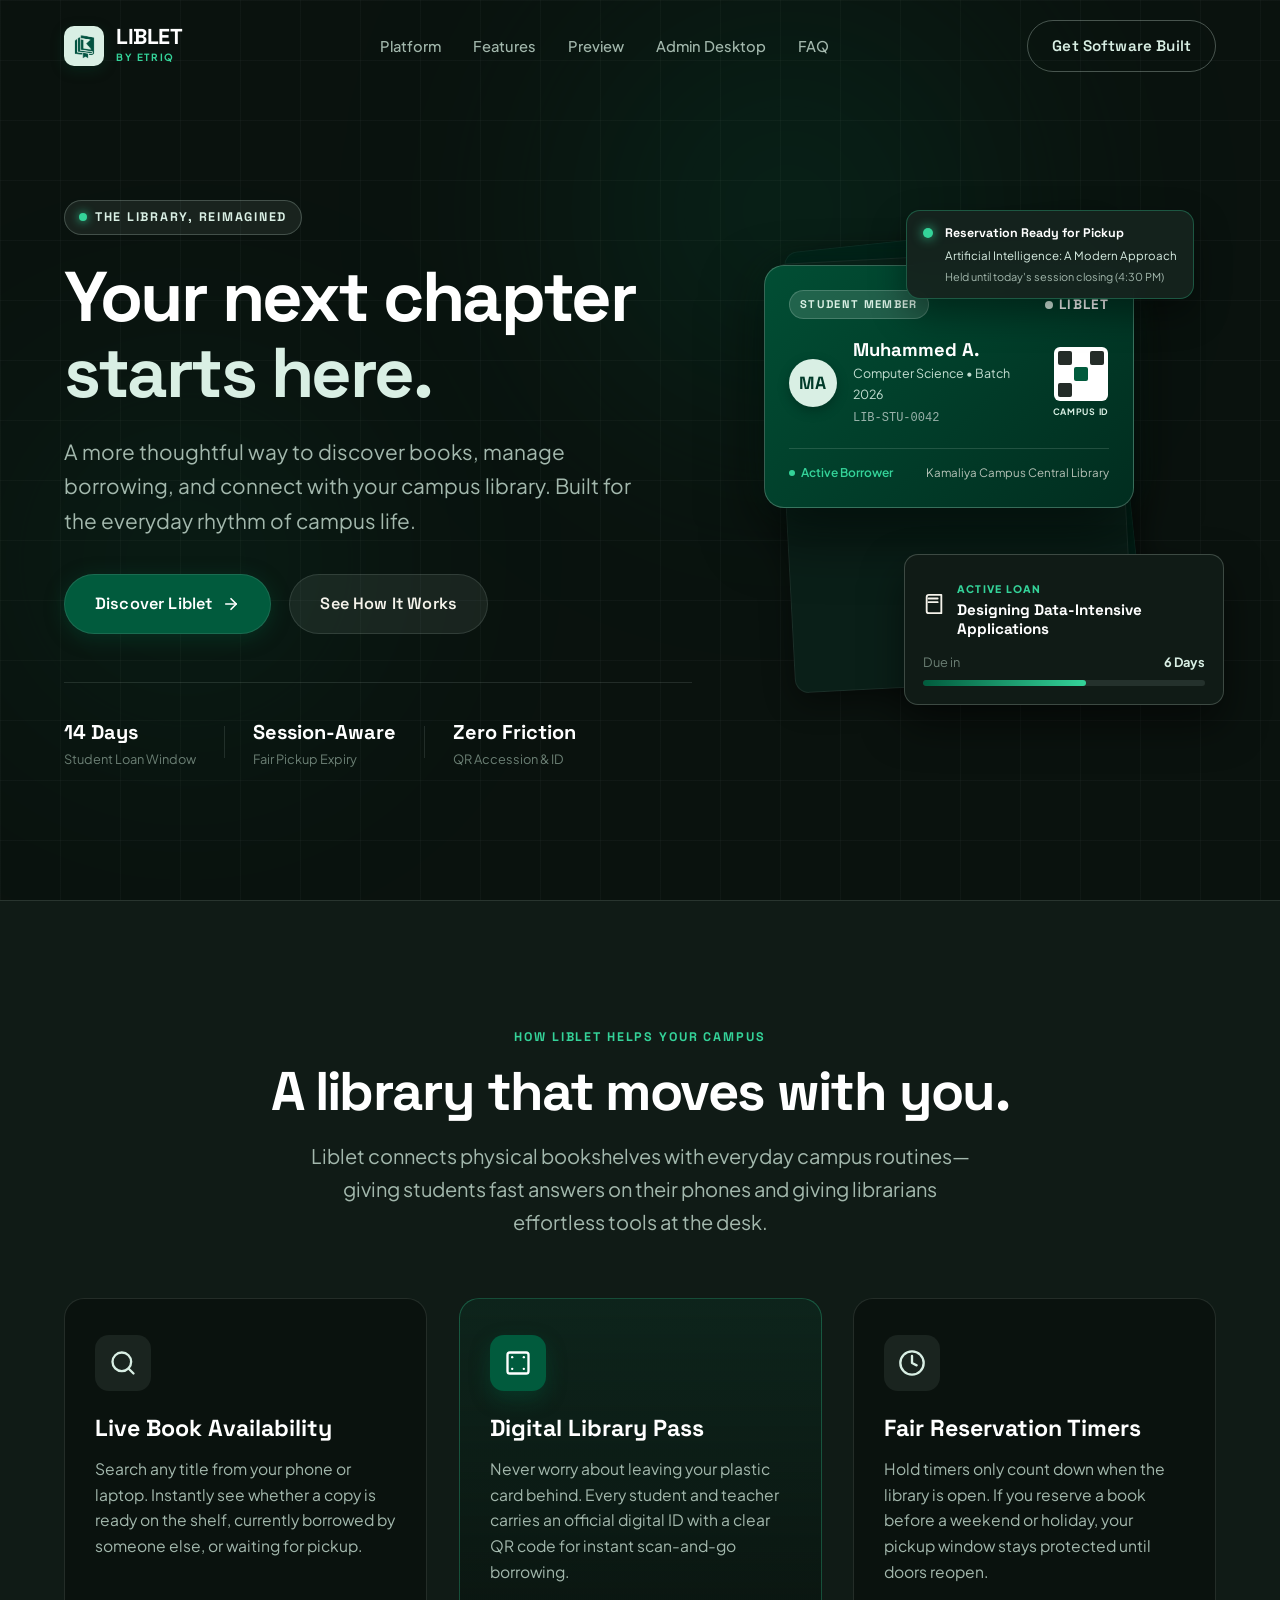
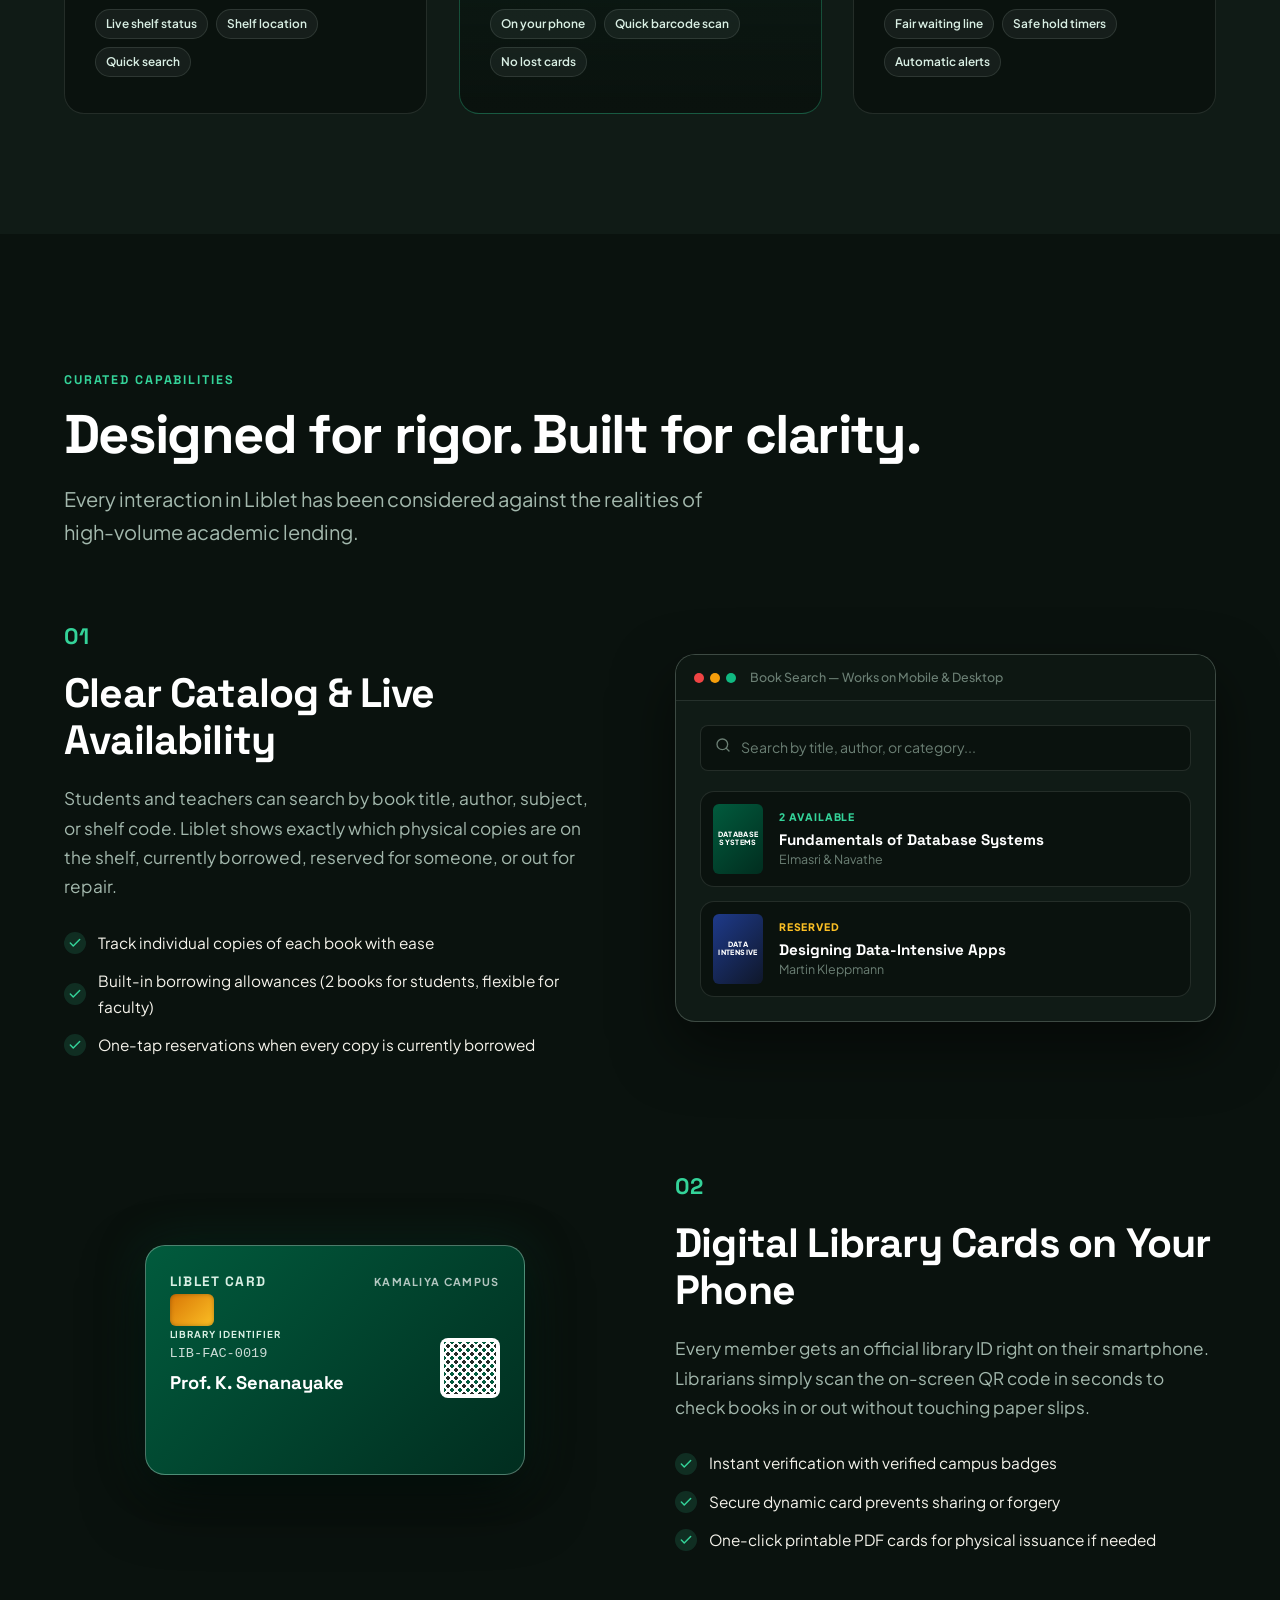
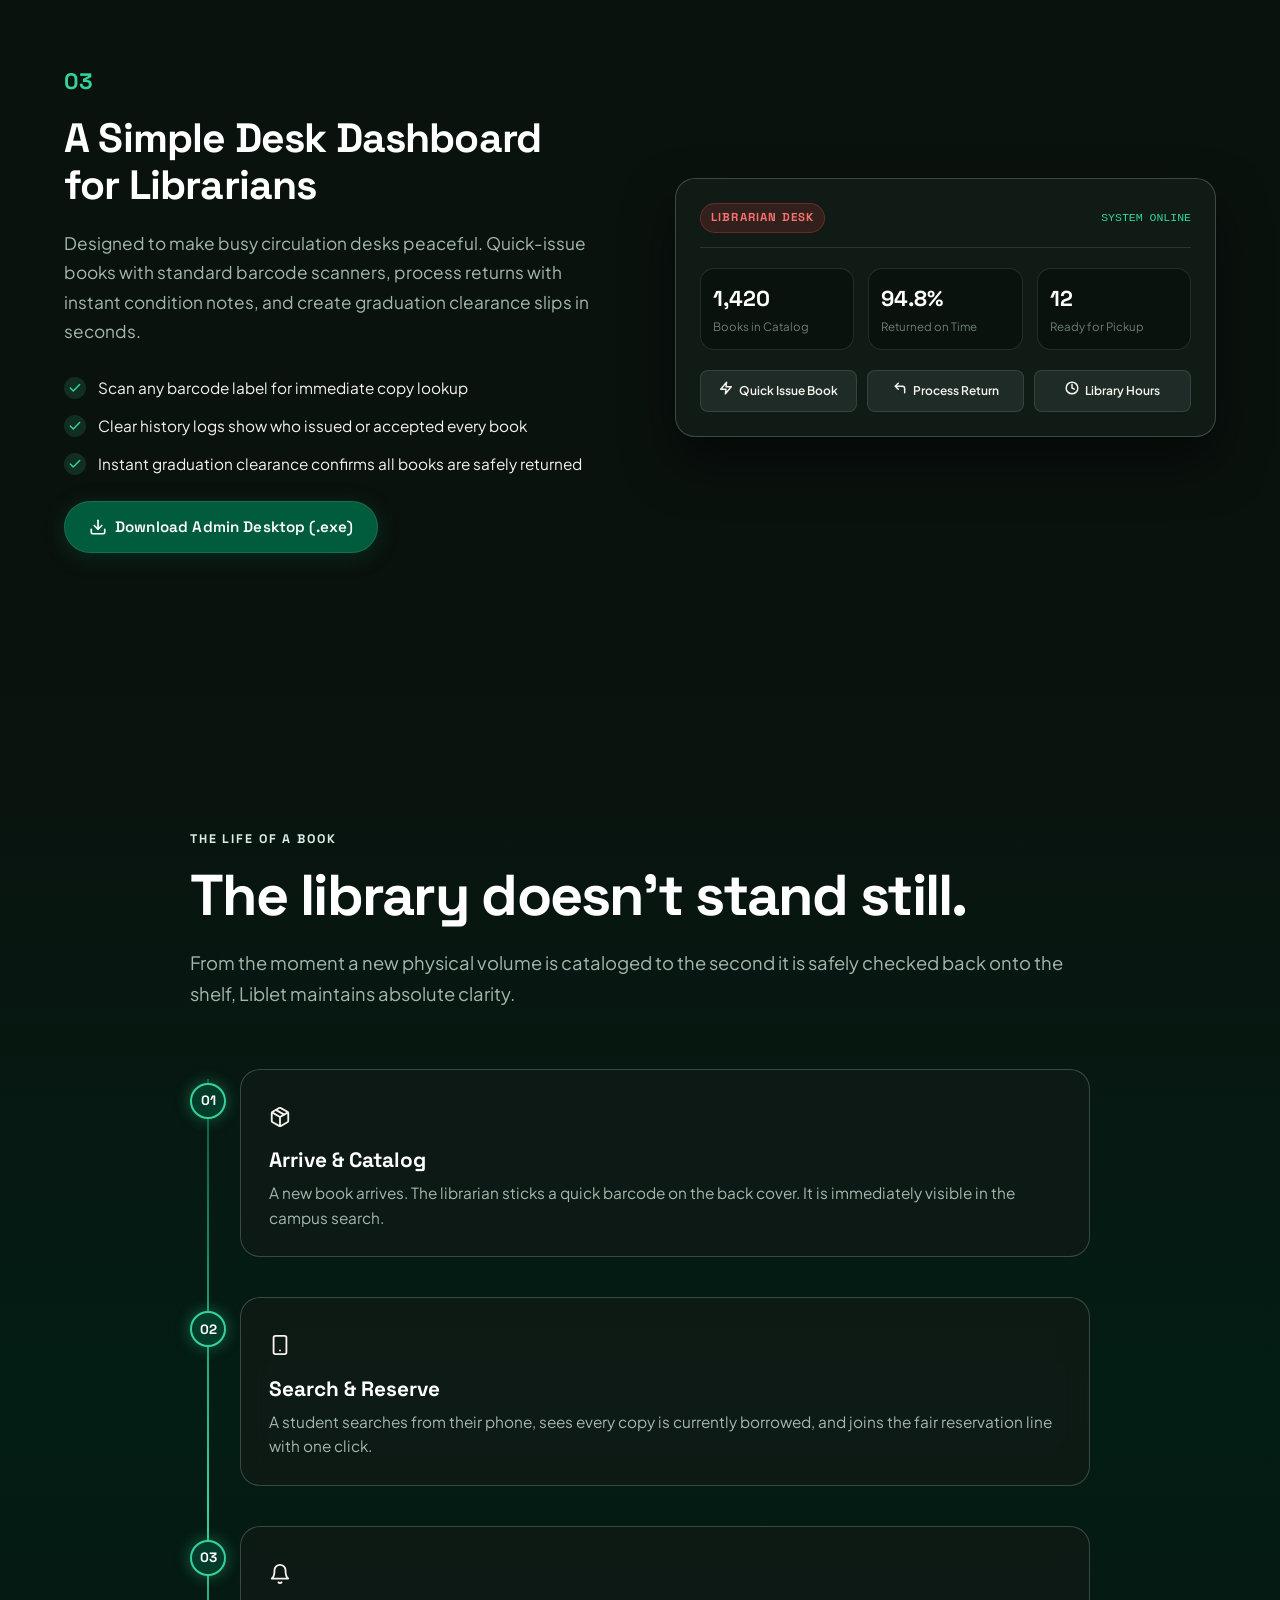
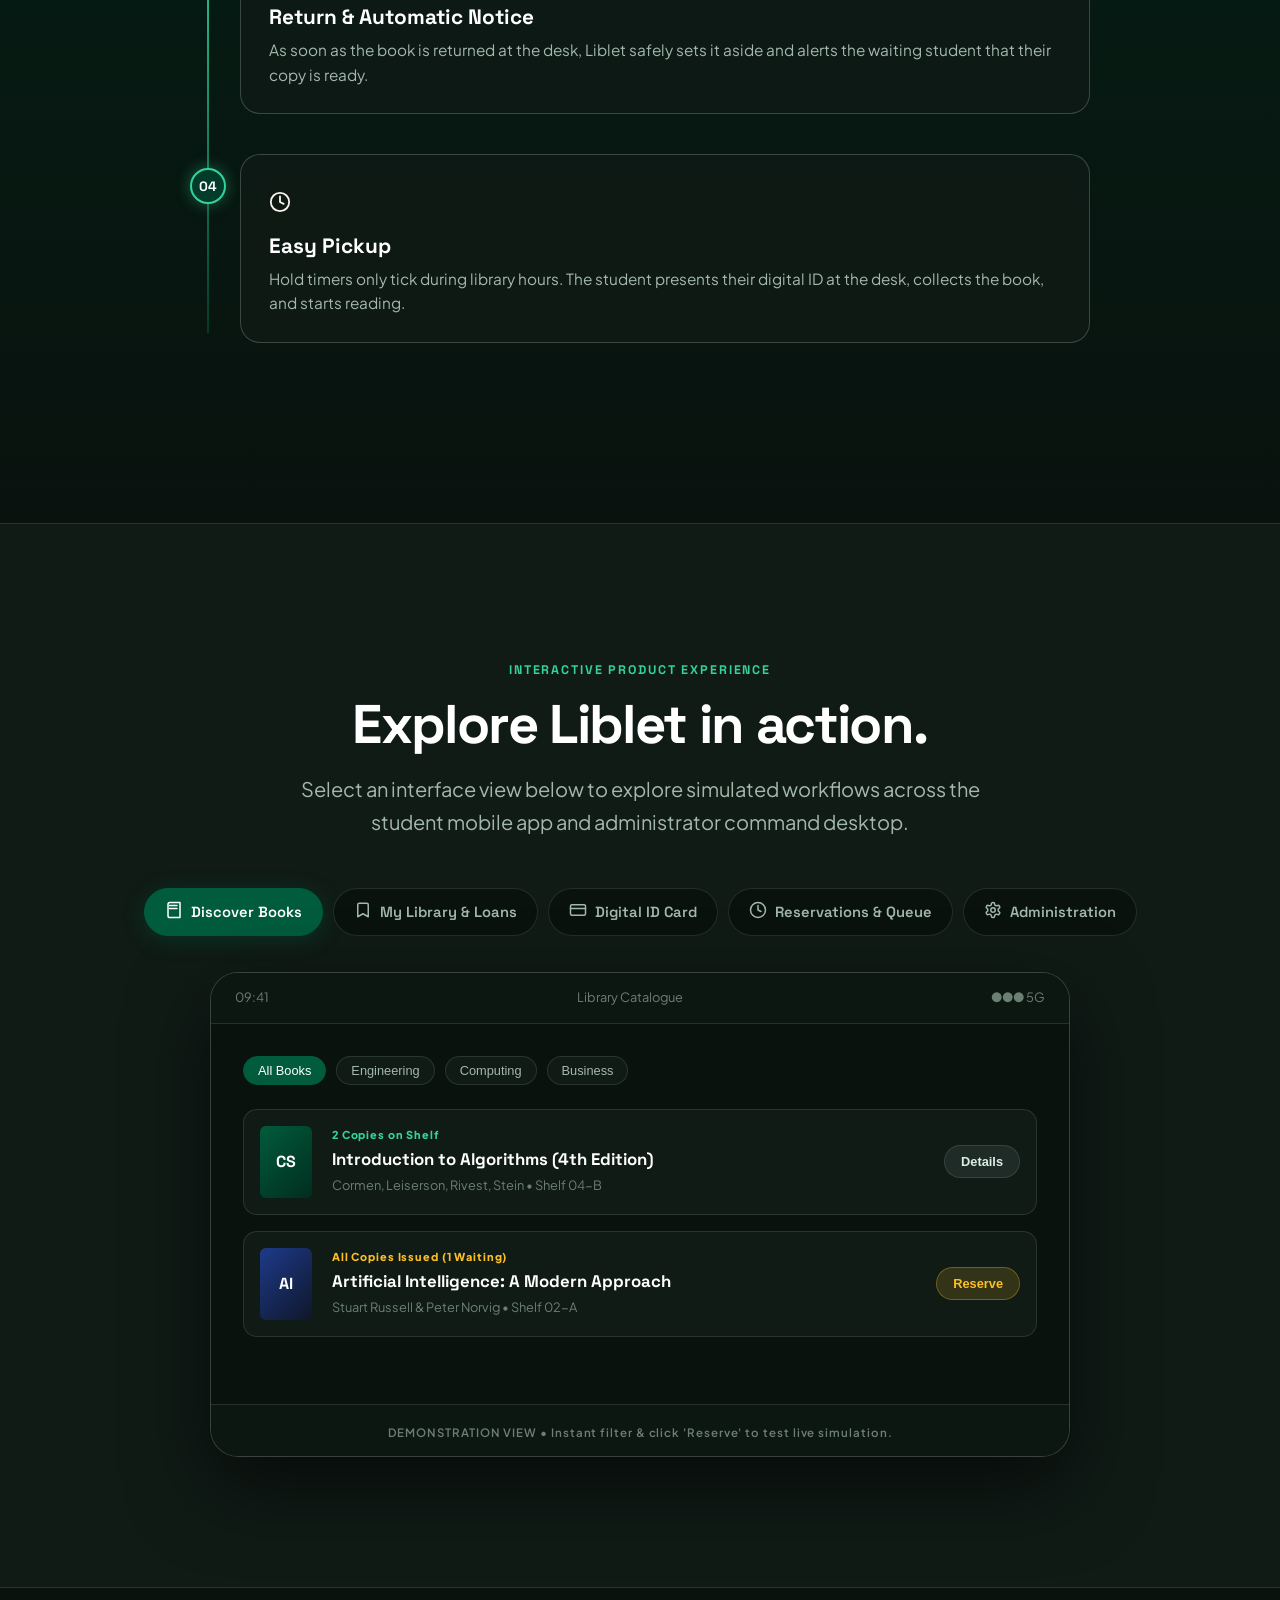
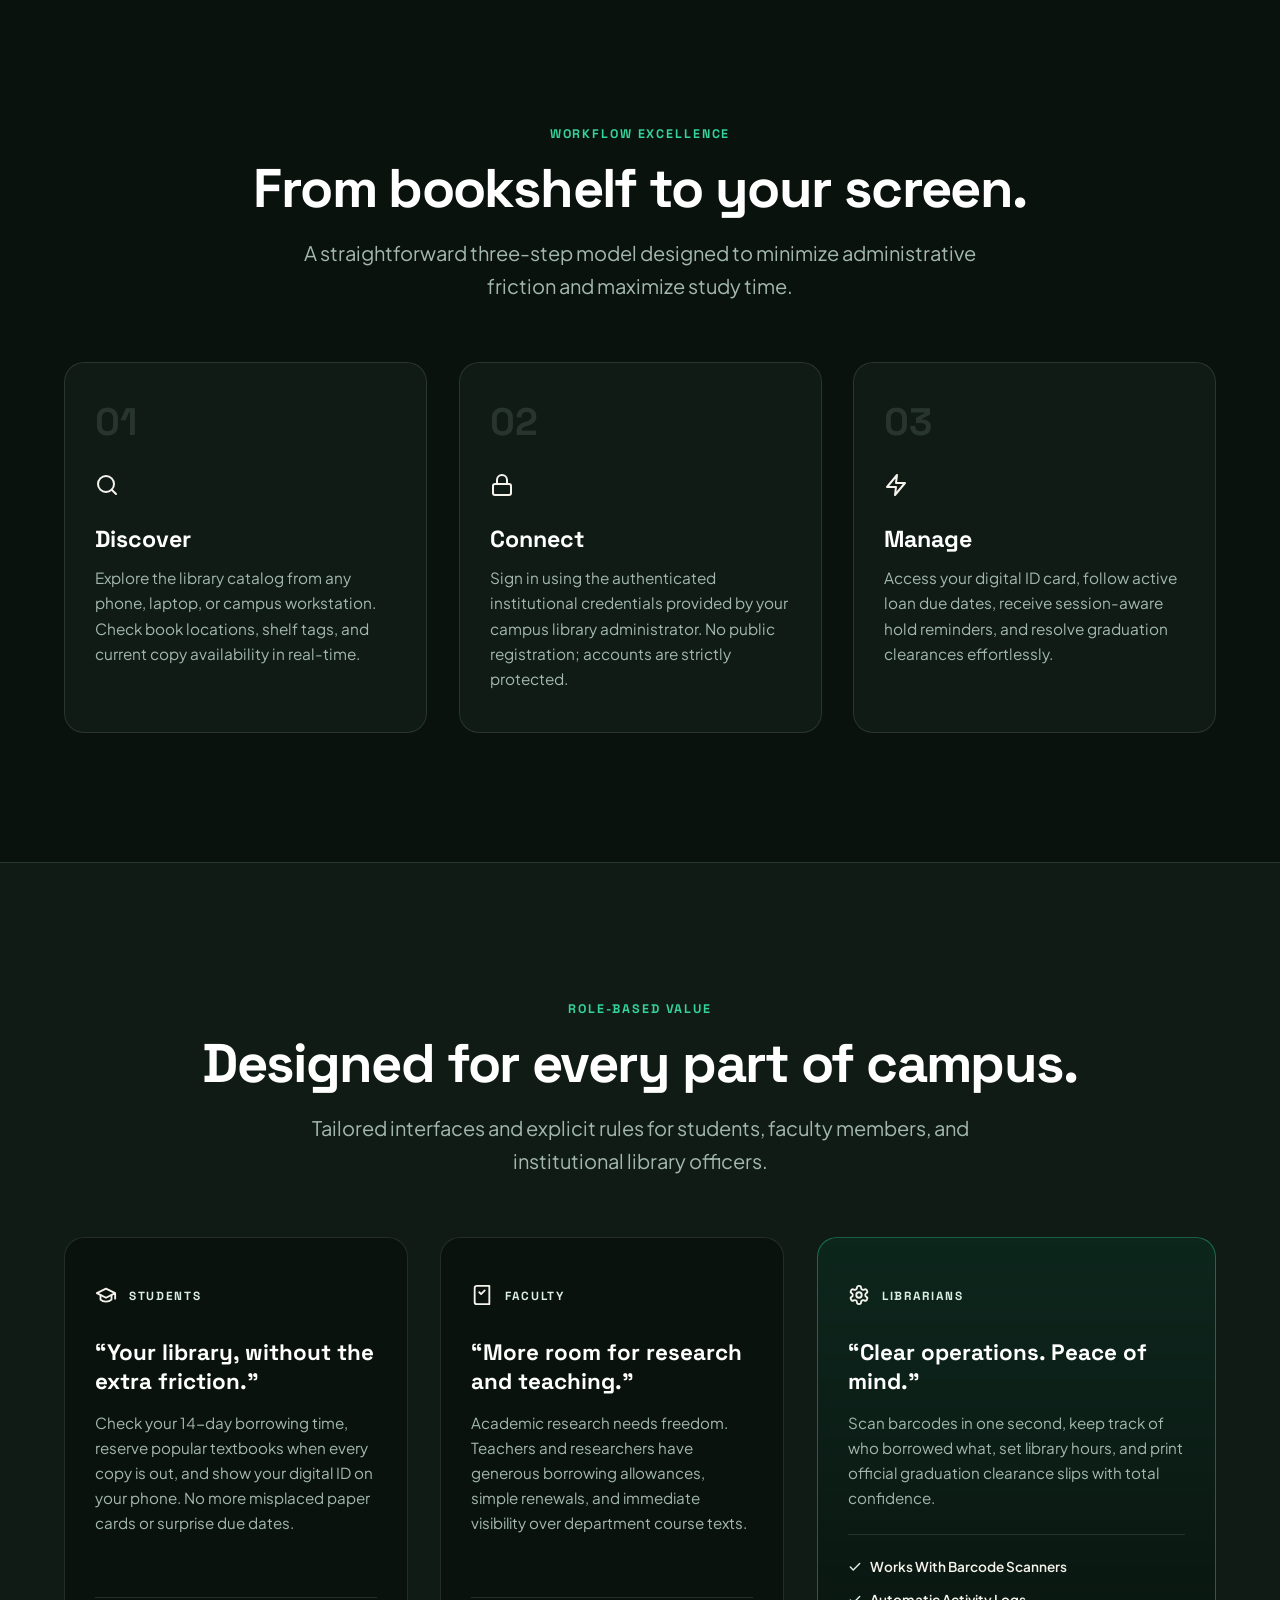
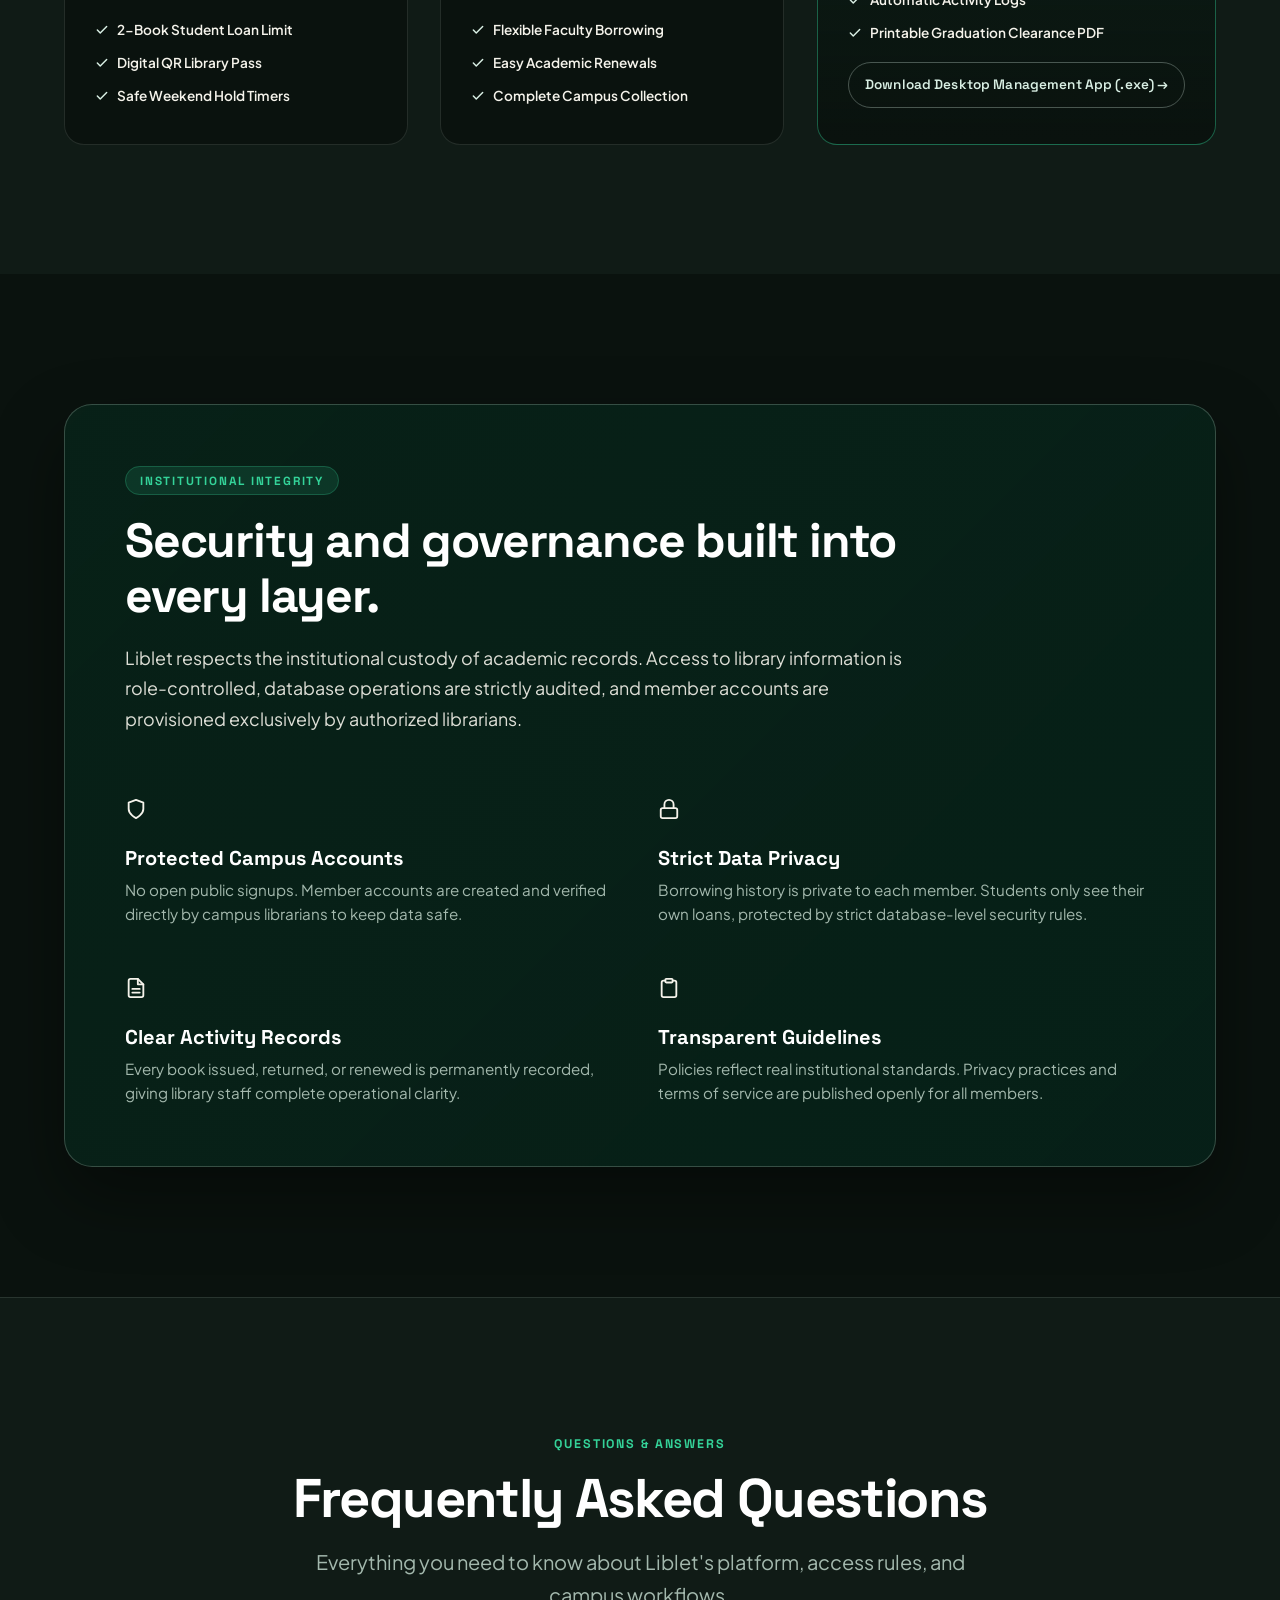
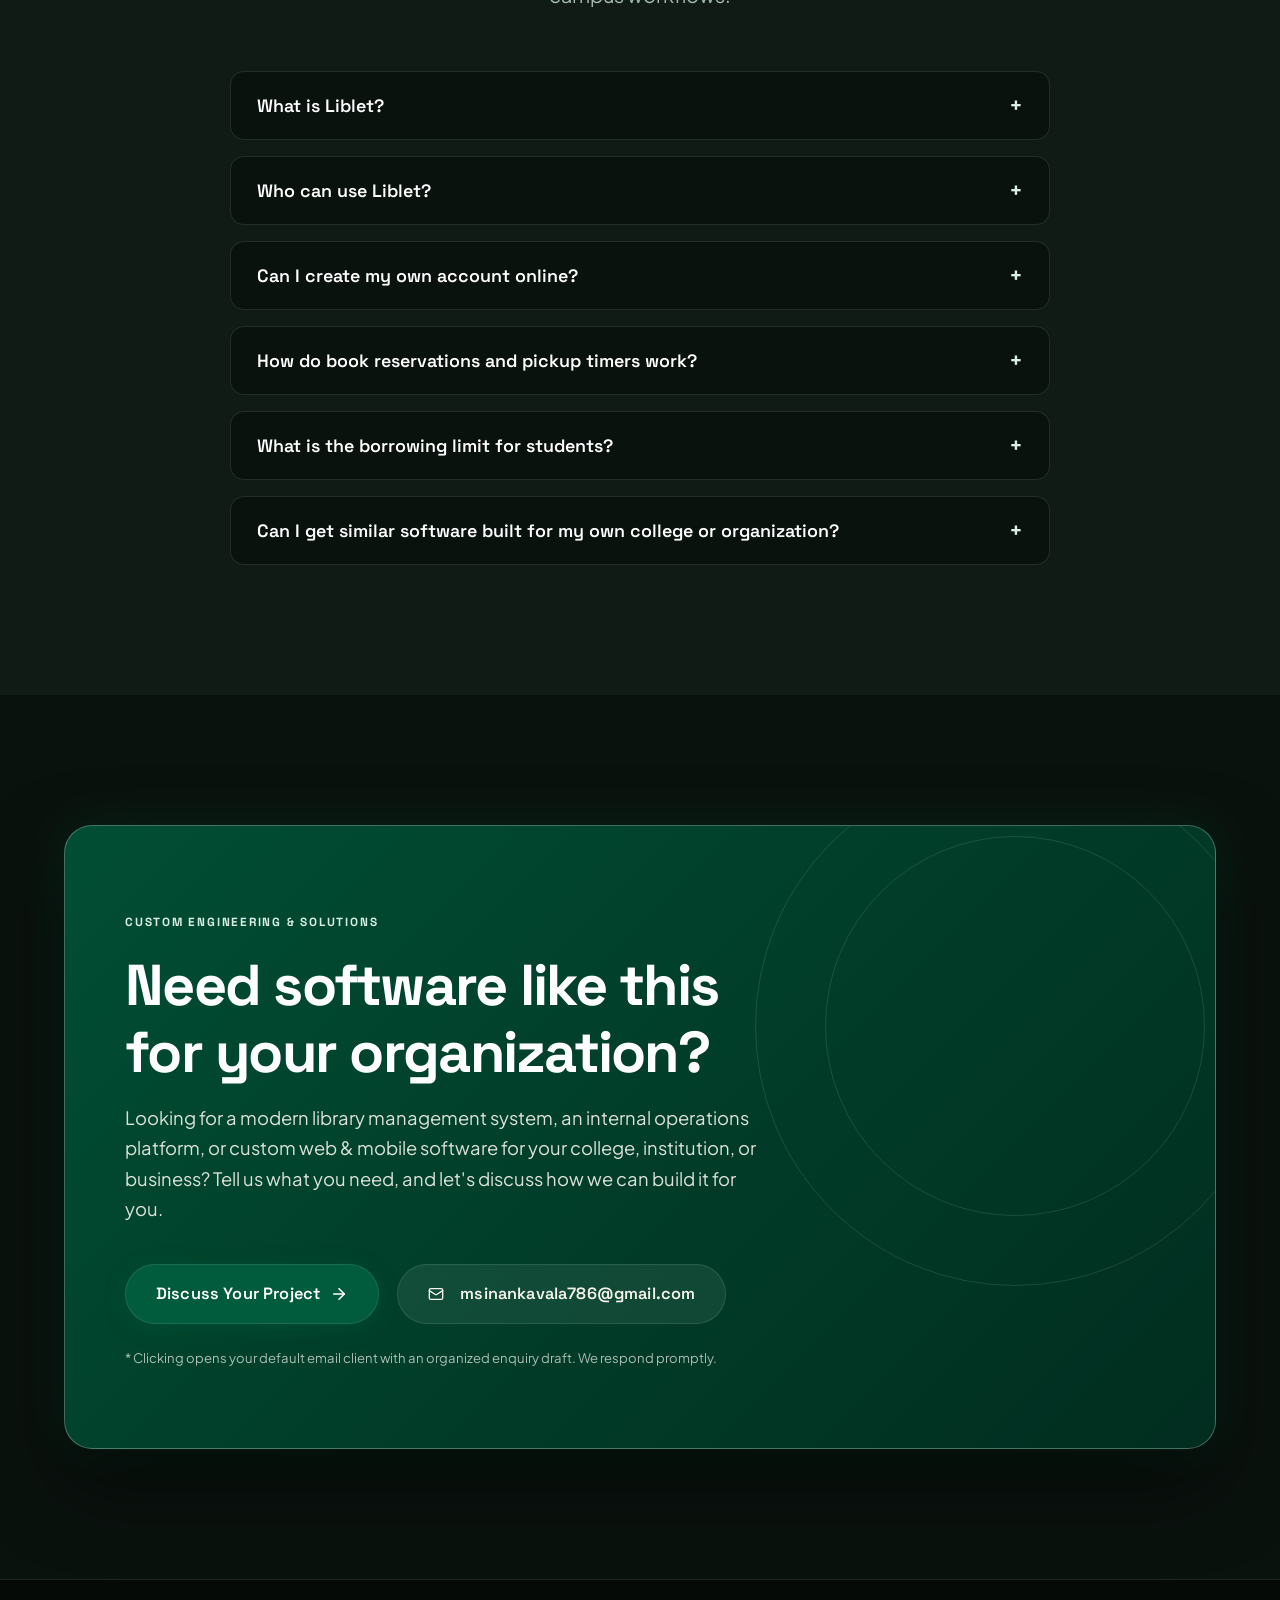
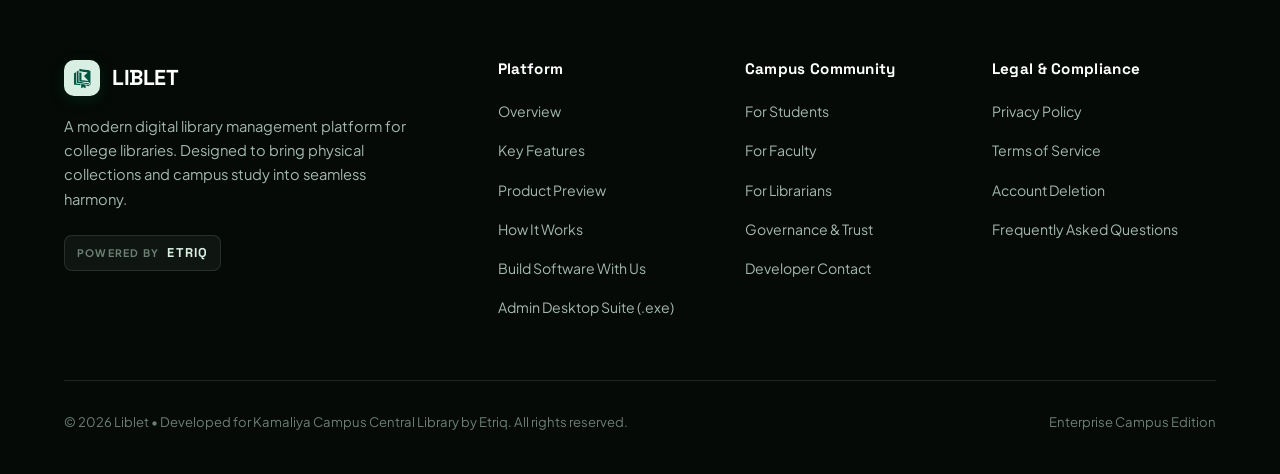
<file: index.html>
<!DOCTYPE html>
<html lang="en">
<head>
  <meta charset="UTF-8">
  <meta name="viewport" content="width=device-width, initial-scale=1.0">
  <title>Liblet — Your Campus Library, Reimagined</title>
  <meta name="description" content="Liblet modernizes campus library operations with digital book discovery, real-time circulation, digital library cards, and administrative control. Built by Etriq.">
  <meta name="theme-color" content="#013B2A">
  <link rel="canonical" href="https://liblet.etriq.online/">
  <meta property="og:title" content="Liblet — Your Campus Library, Reimagined">
  <meta property="og:description" content="A more thoughtful way to discover books, manage borrowing, and connect with your campus library.">
  <meta property="og:type" content="website">
  <meta property="og:url" content="https://liblet.etriq.online/">
  <meta property="og:image" content="assets/libby_logo.png">

  <!-- Favicon / Web Tab Icon -->
  <link rel="icon" type="image/png" href="assets/libby_logo.png">
  <link rel="apple-touch-icon" href="assets/libby_logo.png">

  <!-- Typography: Space Grotesk (Headings) + Plus Jakarta Sans (Body) -->
  <link rel="preconnect" href="https://fonts.googleapis.com">
  <link rel="preconnect" href="https://fonts.gstatic.com" crossorigin>
  <link href="https://fonts.googleapis.com/css2?family=Plus+Jakarta+Sans:ital,wght@0,300;0,400;0,500;0,600;0,700;0,800;1,400&family=Space+Grotesk:wght@400;500;600;700&display=swap" rel="stylesheet">

  <link rel="stylesheet" href="style.css">
</head>
<body data-theme="dark">

  <!-- Accessible Skip Link -->
  <a href="#main-content" class="skip-link">Skip to main content</a>

  <!-- Global Header & Sticky Navigation -->
  <header class="site-header" id="navbar">
    <div class="nav-container">
      <a href="#" class="brand-link" aria-label="Liblet Home">
        <div class="brand-icon-wrap">
          <img src="assets/libby_logo.png" alt="Liblet Logo" class="brand-logo" width="28" height="28">
        </div>
        <div class="brand-text-block">
          <span class="brand-name">LIBLET</span>
          <span class="brand-tagline">BY ETRIQ</span>
        </div>
      </a>

      <!-- Desktop Links: Streamlined and Focused -->
      <nav class="nav-desktop" aria-label="Main Navigation">
        <ul class="nav-links">
          <li><a href="#overview" class="nav-item">Platform</a></li>
          <li><a href="#features" class="nav-item">Features</a></li>
          <li><a href="#showcase" class="nav-item">Preview</a></li>
          <li><a href="admin-download/" class="nav-item">Admin Desktop</a></li>
          <li><a href="#faq" class="nav-item">FAQ</a></li>
        </ul>
      </nav>

      <!-- Action Button & Hamburger -->
      <div class="nav-actions">
        <a href="#custom-software" class="btn btn-outline nav-cta">Get Software Built</a>
        <button class="hamburger-btn" id="mobile-toggle" aria-label="Toggle navigation menu" aria-expanded="false" aria-controls="mobile-nav">
          <span class="hamburger-bar"></span>
          <span class="hamburger-bar"></span>
          <span class="hamburger-bar"></span>
        </button>
      </div>
    </div>

    <!-- Mobile Drawer Menu -->
    <div class="nav-mobile-drawer" id="mobile-nav" hidden>
      <div class="mobile-nav-inner">
        <ul class="mobile-links">
          <li><a href="#overview" class="mobile-item">Platform Overview</a></li>
          <li><a href="#features" class="mobile-item">Features & Capabilities</a></li>
          <li><a href="#showcase" class="mobile-item">Interactive Preview</a></li>
          <li><a href="admin-download/" class="mobile-item">Admin Desktop (.exe)</a></li>
          <li><a href="#how-it-works" class="mobile-item">How It Works</a></li>
          <li><a href="#campus" class="mobile-item">For Students & Faculty</a></li>
          <li><a href="#faq" class="mobile-item">Frequently Asked Questions</a></li>
        </ul>
        <div class="mobile-nav-footer">
          <a href="#custom-software" class="btn btn-primary full-width">Discuss Your Project</a>
        </div>
      </div>
    </div>
  </header>

  <main id="main-content">

    <!-- 1. HERO SECTION -->
    <section class="hero-section" id="hero">
      <div class="hero-bg-decoration">
        <div class="glow-orb orb-primary"></div>
        <div class="glow-orb orb-mint"></div>
        <div class="subtle-grid-pattern"></div>
      </div>

      <div class="container hero-container">
        <!-- Hero Text Content -->
        <div class="hero-content">
          <div class="eyebrow-pill" data-reveal="fade-up">
            <span class="pill-dot"></span>
            <span class="pill-text">THE LIBRARY, REIMAGINED</span>
          </div>

          <h1 class="hero-title" data-reveal="fade-up" data-delay="100">
            Your next chapter <span class="text-highlight">starts here.</span>
          </h1>

          <p class="hero-subtitle" data-reveal="fade-up" data-delay="200">
            A more thoughtful way to discover books, manage borrowing, and connect with your campus library. Built for the everyday rhythm of campus life.
          </p>

          <div class="hero-cta-group" data-reveal="fade-up" data-delay="300">
            <a href="#showcase" class="btn btn-primary btn-large">
              <span>Discover Liblet</span>
              <svg class="arrow-icon" width="18" height="18" viewBox="0 0 24 24" fill="none" stroke="currentColor" stroke-width="2.2" stroke-linecap="round" stroke-linejoin="round"><path d="M5 12h14"></path><path d="m12 5 7 7-7 7"></path></svg>
            </a>
            <a href="#how-it-works" class="btn btn-secondary btn-large">
              <span>See How It Works</span>
            </a>
          </div>

          <!-- Micro-Trust Banner -->
          <div class="hero-trust-bar" data-reveal="fade-up" data-delay="400">
            <div class="trust-metric-item">
              <span class="trust-num">14 Days</span>
              <span class="trust-lbl">Student Loan Window</span>
            </div>
            <div class="trust-metric-divider"></div>
            <div class="trust-metric-item">
              <span class="trust-num">Session-Aware</span>
              <span class="trust-lbl">Fair Pickup Expiry</span>
            </div>
            <div class="trust-metric-divider"></div>
            <div class="trust-metric-item">
              <span class="trust-num">Zero Friction</span>
              <span class="trust-lbl">QR Accession & ID</span>
            </div>
          </div>
        </div>

        <!-- Hero Visual Composition: The Digital Library Meeting the Physical World -->
        <div class="hero-visual" data-reveal="fade-left" data-delay="200">
          <div class="hero-card-stack" id="hero-parallax-card">
            
            <!-- Floating ID Card (Interactive Front/Back Motif) -->
            <div class="floating-mockup id-card-mockup" data-parallax="0.08">
              <div class="id-card-header">
                <div class="id-badge">STUDENT MEMBER</div>
                <div class="id-brand">
                  <span class="id-logo-dot"></span>
                  <span class="id-logo-text">LIBLET</span>
                </div>
              </div>
              <div class="id-card-body">
                <div class="id-avatar-circle">MA</div>
                <div class="id-member-info">
                  <h4 class="id-name">Muhammed A.</h4>
                  <p class="id-role-dept">Computer Science • Batch 2026</p>
                  <p class="id-code">LIB-STU-0042</p>
                </div>
                <div class="id-qr-box">
                  <div class="simulated-qr">
                    <div class="qr-corner top-left"></div>
                    <div class="qr-corner top-right"></div>
                    <div class="qr-corner bottom-left"></div>
                    <div class="qr-core-pattern"></div>
                  </div>
                  <span class="qr-label">CAMPUS ID</span>
                </div>
              </div>
              <div class="id-card-footer">
                <span class="id-status-badge active"><span class="badge-dot"></span> Active Borrower</span>
                <span class="id-institution">Kamaliya Campus Central Library</span>
              </div>
            </div>

            <!-- Floating Loan & Due Date Activity Widget -->
            <div class="floating-mockup loan-activity-mockup" data-parallax="0.15">
              <div class="widget-header">
                <span class="widget-icon book-icon">
                  <svg width="22" height="22" viewBox="0 0 24 24" fill="none" stroke="currentColor" stroke-width="2" stroke-linecap="round" stroke-linejoin="round"><path d="M4 19.5v-15A2.5 2.5 0 0 1 6.5 2H20v20H6.5a2.5 2.5 0 0 1-2.5-2.5Z"></path><path d="M6 6h10"></path><path d="M6 10h10"></path></svg>
                </span>
                <div class="widget-title-wrap">
                  <span class="widget-tag">ACTIVE LOAN</span>
                  <h5 class="widget-book-title">Designing Data-Intensive Applications</h5>
                </div>
              </div>
              <div class="widget-progress-row">
                <div class="widget-due-info">
                  <span class="due-label">Due in</span>
                  <span class="due-days">6 Days</span>
                </div>
                <div class="progress-bar-track">
                  <div class="progress-bar-fill" style="width: 58%;"></div>
                </div>
              </div>
            </div>

            <!-- Floating Reservation Ready Banner -->
            <div class="floating-mockup reservation-ready-mockup" data-parallax="0.12">
              <div class="res-ping-dot"></div>
              <div class="res-content">
                <span class="res-status-title">Reservation Ready for Pickup</span>
                <span class="res-book-name">Artificial Intelligence: A Modern Approach</span>
                <span class="res-timer">Held until today's session closing (4:30 PM)</span>
              </div>
            </div>

            <!-- Background Abstract Page Layers -->
            <div class="book-spine-backdrop spine-1"></div>
            <div class="book-spine-backdrop spine-2"></div>
            <div class="book-spine-backdrop spine-3"></div>

          </div>
        </div>
      </div>
    </section>

    <!-- 2. PLATFORM OVERVIEW SECTION -->
    <section class="overview-section" id="overview">
      <div class="container">
        <div class="section-heading text-center" data-reveal="fade-up">
          <span class="section-kicker">HOW LIBLET HELPS YOUR CAMPUS</span>
          <h2 class="section-title">A library that moves with you.</h2>
          <p class="section-lead">
            Liblet connects physical bookshelves with everyday campus routines—giving students fast answers on their phones and giving librarians effortless tools at the desk.
          </p>
        </div>

        <div class="overview-grid">
          <!-- Column 1 -->
          <div class="overview-card" data-reveal="fade-up" data-delay="100">
            <div class="card-icon-box">
              <svg width="28" height="28" viewBox="0 0 24 24" fill="none" stroke="currentColor" stroke-width="2" stroke-linecap="round" stroke-linejoin="round"><path d="m21 21-4.3-4.3"></path><circle cx="11" cy="11" r="8"></circle></svg>
            </div>
            <h3 class="overview-card-title">Live Book Availability</h3>
            <p class="overview-card-desc">
              Search any title from your phone or laptop. Instantly see whether a copy is ready on the shelf, currently borrowed by someone else, or waiting for pickup.
            </p>
            <div class="card-chip-row">
              <span class="chip">Live shelf status</span>
              <span class="chip">Shelf location</span>
              <span class="chip">Quick search</span>
            </div>
          </div>

          <!-- Column 2 -->
          <div class="overview-card highlight-card" data-reveal="fade-up" data-delay="200">
            <div class="card-icon-box accent">
              <svg width="28" height="28" viewBox="0 0 24 24" fill="none" stroke="currentColor" stroke-width="2" stroke-linecap="round" stroke-linejoin="round"><rect width="18" height="18" x="3" y="3" rx="2"></rect><path d="M7 7h.01"></path><path d="M17 7h.01"></path><path d="M7 17h.01"></path><path d="M17 17h.01"></path></svg>
            </div>
            <h3 class="overview-card-title">Digital Library Pass</h3>
            <p class="overview-card-desc">
              Never worry about leaving your plastic card behind. Every student and teacher carries an official digital ID with a clear QR code for instant scan-and-go borrowing.
            </p>
            <div class="card-chip-row">
              <span class="chip">On your phone</span>
              <span class="chip">Quick barcode scan</span>
              <span class="chip">No lost cards</span>
            </div>
          </div>

          <!-- Column 3 -->
          <div class="overview-card" data-reveal="fade-up" data-delay="300">
            <div class="card-icon-box">
              <svg width="28" height="28" viewBox="0 0 24 24" fill="none" stroke="currentColor" stroke-width="2" stroke-linecap="round" stroke-linejoin="round"><circle cx="12" cy="12" r="10"></circle><polyline points="12 6 12 12 16 14"></polyline></svg>
            </div>
            <h3 class="overview-card-title">Fair Reservation Timers</h3>
            <p class="overview-card-desc">
              Hold timers only count down when the library is open. If you reserve a book before a weekend or holiday, your pickup window stays protected until doors reopen.
            </p>
            <div class="card-chip-row">
              <span class="chip">Fair waiting line</span>
              <span class="chip">Safe hold timers</span>
              <span class="chip">Automatic alerts</span>
            </div>
          </div>
        </div>
      </div>
    </section>

    <!-- 3. DETAILED FEATURES SHOWCASE -->
    <section class="features-section" id="features">
      <div class="container">
        <div class="section-heading" data-reveal="fade-up">
          <span class="section-kicker">CURATED CAPABILITIES</span>
          <h2 class="section-title">Designed for rigor. Built for clarity.</h2>
          <p class="section-lead">Every interaction in Liblet has been considered against the realities of high-volume academic lending.</p>
        </div>

        <div class="feature-layout-container">
          
          <!-- Feature Block A: Book Discovery & Live Availability -->
          <div class="feature-row" data-reveal="fade-up">
            <div class="feature-text-col">
              <div class="feature-num">01</div>
              <h3 class="feature-title">Clear Catalog & Live Availability</h3>
              <p class="feature-description">
                Students and teachers can search by book title, author, subject, or shelf code. Liblet shows exactly which physical copies are on the shelf, currently borrowed, reserved for someone, or out for repair.
              </p>
              <ul class="feature-bullet-list">
                <li><span class="check-icon"><svg width="14" height="14" viewBox="0 0 24 24" fill="none" stroke="currentColor" stroke-width="2.5" stroke-linecap="round" stroke-linejoin="round"><path d="M20 6 9 17l-5-5"></path></svg></span> Track individual copies of each book with ease</li>
                <li><span class="check-icon"><svg width="14" height="14" viewBox="0 0 24 24" fill="none" stroke="currentColor" stroke-width="2.5" stroke-linecap="round" stroke-linejoin="round"><path d="M20 6 9 17l-5-5"></path></svg></span> Built-in borrowing allowances (2 books for students, flexible for faculty)</li>
                <li><span class="check-icon"><svg width="14" height="14" viewBox="0 0 24 24" fill="none" stroke="currentColor" stroke-width="2.5" stroke-linecap="round" stroke-linejoin="round"><path d="M20 6 9 17l-5-5"></path></svg></span> One-tap reservations when every copy is currently borrowed</li>
              </ul>
            </div>
            <div class="feature-visual-col">
              <div class="feature-ui-window">
                <div class="ui-window-bar">
                  <div class="traffic-dots"><span class="dot red"></span><span class="dot yellow"></span><span class="dot green"></span></div>
                  <span class="ui-window-title">Book Search — Works on Mobile & Desktop</span>
                </div>
                <div class="catalog-preview-content">
                  <div class="search-bar-simulated">
                    <span class="search-sim-icon">
                      <svg width="16" height="16" viewBox="0 0 24 24" fill="none" stroke="currentColor" stroke-width="2" stroke-linecap="round" stroke-linejoin="round"><circle cx="11" cy="11" r="8"></circle><path d="m21 21-4.3-4.3"></path></svg>
                    </span>
                    <span class="search-sim-text">Search by title, author, or category...</span>
                  </div>
                  <div class="book-mini-cards">
                    <div class="mini-book-card">
                      <div class="book-spine-thumb spine-emerald">
                        <span class="spine-text">DATABASE SYSTEMS</span>
                      </div>
                      <div class="book-mini-meta">
                        <span class="b-status available">2 AVAILABLE</span>
                        <h6 class="b-title">Fundamentals of Database Systems</h6>
                        <span class="b-author">Elmasri & Navathe</span>
                      </div>
                    </div>
                    <div class="mini-book-card">
                      <div class="book-spine-thumb spine-navy">
                        <span class="spine-text">DATA INTENSIVE</span>
                      </div>
                      <div class="book-mini-meta">
                        <span class="b-status reserved">RESERVED</span>
                        <h6 class="b-title">Designing Data-Intensive Apps</h6>
                        <span class="b-author">Martin Kleppmann</span>
                      </div>
                    </div>
                  </div>
                </div>
              </div>
            </div>
          </div>

          <!-- Feature Block B: Digital Library Identity & QR Accession -->
          <div class="feature-row reverse" data-reveal="fade-up">
            <div class="feature-text-col">
              <div class="feature-num">02</div>
              <h3 class="feature-title">Digital Library Cards on Your Phone</h3>
              <p class="feature-description">
                Every member gets an official library ID right on their smartphone. Librarians simply scan the on-screen QR code in seconds to check books in or out without touching paper slips.
              </p>
              <ul class="feature-bullet-list">
                <li><span class="check-icon"><svg width="14" height="14" viewBox="0 0 24 24" fill="none" stroke="currentColor" stroke-width="2.5" stroke-linecap="round" stroke-linejoin="round"><path d="M20 6 9 17l-5-5"></path></svg></span> Instant verification with verified campus badges</li>
                <li><span class="check-icon"><svg width="14" height="14" viewBox="0 0 24 24" fill="none" stroke="currentColor" stroke-width="2.5" stroke-linecap="round" stroke-linejoin="round"><path d="M20 6 9 17l-5-5"></path></svg></span> Secure dynamic card prevents sharing or forgery</li>
                <li><span class="check-icon"><svg width="14" height="14" viewBox="0 0 24 24" fill="none" stroke="currentColor" stroke-width="2.5" stroke-linecap="round" stroke-linejoin="round"><path d="M20 6 9 17l-5-5"></path></svg></span> One-click printable PDF cards for physical issuance if needed</li>
              </ul>
            </div>
            <div class="feature-visual-col">
              <div class="digital-card-showcase-box">
                <div class="card-flipper-container">
                  <div class="card-side front-side">
                    <div class="card-emblem-row">
                      <span class="emblem-libby">LIBLET CARD</span>
                      <span class="emblem-college">KAMALIYA CAMPUS</span>
                    </div>
                    <div class="card-chip-graphic"></div>
                    <div class="card-bottom-row">
                      <div>
                        <div class="c-id-lbl">LIBRARY IDENTIFIER</div>
                        <div class="c-id-val">LIB-FAC-0019</div>
                        <div class="c-name-val">Prof. K. Senanayake</div>
                      </div>
                      <div class="c-qr-stamp">
                        <div class="qr-stamp-pattern"></div>
                      </div>
                    </div>
                  </div>
                </div>
              </div>
            </div>
          </div>

          <!-- Feature Block C: Administrative Command Center & Circulation -->
          <div class="feature-row" data-reveal="fade-up">
            <div class="feature-text-col">
              <div class="feature-num">03</div>
              <h3 class="feature-title">A Simple Desk Dashboard for Librarians</h3>
              <p class="feature-description">
                Designed to make busy circulation desks peaceful. Quick-issue books with standard barcode scanners, process returns with instant condition notes, and create graduation clearance slips in seconds.
              </p>
              <ul class="feature-bullet-list">
                <li><span class="check-icon"><svg width="14" height="14" viewBox="0 0 24 24" fill="none" stroke="currentColor" stroke-width="2.5" stroke-linecap="round" stroke-linejoin="round"><path d="M20 6 9 17l-5-5"></path></svg></span> Scan any barcode label for immediate copy lookup</li>
                <li><span class="check-icon"><svg width="14" height="14" viewBox="0 0 24 24" fill="none" stroke="currentColor" stroke-width="2.5" stroke-linecap="round" stroke-linejoin="round"><path d="M20 6 9 17l-5-5"></path></svg></span> Clear history logs show who issued or accepted every book</li>
                <li><span class="check-icon"><svg width="14" height="14" viewBox="0 0 24 24" fill="none" stroke="currentColor" stroke-width="2.5" stroke-linecap="round" stroke-linejoin="round"><path d="M20 6 9 17l-5-5"></path></svg></span> Instant graduation clearance confirms all books are safely returned</li>
              </ul>
              <div style="margin-top: 24px;">
                <a href="admin-download/" class="btn btn-primary" style="display: inline-flex; align-items: center; gap: 8px;">
                  <svg width="18" height="18" viewBox="0 0 24 24" fill="none" stroke="currentColor" stroke-width="2.2" stroke-linecap="round" stroke-linejoin="round"><path d="M21 15v4a2 2 0 0 1-2 2H5a2 2 0 0 1-2-2v-4"/><polyline points="7 10 12 15 17 10"/><line x1="12" y1="15" x2="12" y2="3"/></svg>
                  <span>Download Admin Desktop (.exe)</span>
                </a>
              </div>
            </div>
            <div class="feature-visual-col">
              <div class="admin-desk-preview">
                <div class="admin-panel-mockup">
                  <div class="panel-header">
                    <span class="badge-role admin">LIBRARIAN DESK</span>
                    <span class="panel-timestamp">SYSTEM ONLINE</span>
                  </div>
                  <div class="panel-stats-grid">
                    <div class="stat-cell">
                      <span class="stat-n">1,420</span>
                      <span class="stat-l">Books in Catalog</span>
                    </div>
                    <div class="stat-cell">
                      <span class="stat-n">94.8%</span>
                      <span class="stat-l">Returned on Time</span>
                    </div>
                    <div class="stat-cell">
                      <span class="stat-n">12</span>
                      <span class="stat-l">Ready for Pickup</span>
                    </div>
                  </div>
                  <div class="circulation-action-row">
                    <div class="btn-mock issue">
                      <span class="btn-m-icon">
                        <svg width="14" height="14" viewBox="0 0 24 24" fill="none" stroke="currentColor" stroke-width="2.5" stroke-linecap="round" stroke-linejoin="round"><polygon points="13 2 3 14 12 14 11 22 21 10 12 10 13 2"></polygon></svg>
                      </span> Quick Issue Book
                    </div>
                    <div class="btn-mock return">
                      <span class="btn-m-icon">
                        <svg width="14" height="14" viewBox="0 0 24 24" fill="none" stroke="currentColor" stroke-width="2.5" stroke-linecap="round" stroke-linejoin="round"><polyline points="9 14 4 9 9 4"></polyline><path d="M20 20v-7a4 4 0 0 0-4-4H4"></path></svg>
                      </span> Process Return
                    </div>
                    <div class="btn-mock session">
                      <span class="btn-m-icon">
                        <svg width="14" height="14" viewBox="0 0 24 24" fill="none" stroke="currentColor" stroke-width="2.5" stroke-linecap="round" stroke-linejoin="round"><circle cx="12" cy="12" r="10"></circle><polyline points="12 6 12 12 16 14"></polyline></svg>
                      </span> Library Hours
                    </div>
                  </div>
                </div>
              </div>
            </div>
          </div>

        </div>
      </div>
    </section>

    <!-- 4. SIGNATURE SCROLL-DRIVEN NARRATIVE -->
    <section class="narrative-section" id="story">
      <div class="container">
        <div class="narrative-wrapper" data-reveal="fade-up">
          <span class="section-kicker light">THE LIFE OF A BOOK</span>
          <h2 class="narrative-headline">The library doesn't stand still.</h2>
          <p class="narrative-intro">
            From the moment a new physical volume is cataloged to the second it is safely checked back onto the shelf, Liblet maintains absolute clarity.
          </p>

          <div class="narrative-track">
            <!-- Step 1 -->
            <div class="narrative-milestone" data-reveal="fade-up" data-delay="100">
              <div class="milestone-badge">01</div>
              <div class="milestone-card">
                <div class="milestone-icon">
                  <svg width="22" height="22" viewBox="0 0 24 24" fill="none" stroke="currentColor" stroke-width="2" stroke-linecap="round" stroke-linejoin="round"><path d="m7.5 4.27 9 5.15"></path><path d="M21 8a2 2 0 0 0-1-1.73l-7-4a2 2 0 0 0-2 0l-7 4A2 2 0 0 0 3 8v8a2 2 0 0 0 1 1.73l7 4a2 2 0 0 0 2 0l7-4A2 2 0 0 0 21 16Z"></path><path d="m3.3 7 8.7 5 8.7-5"></path><path d="M12 22V12"></path></svg>
                </div>
                <h4 class="milestone-title">Arrive & Catalog</h4>
                <p class="milestone-text">A new book arrives. The librarian sticks a quick barcode on the back cover. It is immediately visible in the campus search.</p>
              </div>
            </div>
            <!-- Step 2 -->
            <div class="narrative-milestone" data-reveal="fade-up" data-delay="200">
              <div class="milestone-badge">02</div>
              <div class="milestone-card">
                <div class="milestone-icon">
                  <svg width="22" height="22" viewBox="0 0 24 24" fill="none" stroke="currentColor" stroke-width="2" stroke-linecap="round" stroke-linejoin="round"><rect width="14" height="20" x="5" y="2" rx="2" ry="2"></rect><path d="M12 18h.01"></path></svg>
                </div>
                <h4 class="milestone-title">Search & Reserve</h4>
                <p class="milestone-text">A student searches from their phone, sees every copy is currently borrowed, and joins the fair reservation line with one click.</p>
              </div>
            </div>
            <!-- Step 3 -->
            <div class="narrative-milestone" data-reveal="fade-up" data-delay="300">
              <div class="milestone-badge">03</div>
              <div class="milestone-card">
                <div class="milestone-icon">
                  <svg width="22" height="22" viewBox="0 0 24 24" fill="none" stroke="currentColor" stroke-width="2" stroke-linecap="round" stroke-linejoin="round"><path d="M6 8a6 6 0 0 1 12 0c0 7 3 9 3 9H3s3-2 3-9"></path><path d="M10.3 21a1.94 1.94 0 0 0 3.4 0"></path></svg>
                </div>
                <h4 class="milestone-title">Return & Automatic Notice</h4>
                <p class="milestone-text">As soon as the book is returned at the desk, Liblet safely sets it aside and alerts the waiting student that their copy is ready.</p>
              </div>
            </div>
            <!-- Step 4 -->
            <div class="narrative-milestone" data-reveal="fade-up" data-delay="400">
              <div class="milestone-badge">04</div>
              <div class="milestone-card">
                <div class="milestone-icon">
                  <svg width="22" height="22" viewBox="0 0 24 24" fill="none" stroke="currentColor" stroke-width="2" stroke-linecap="round" stroke-linejoin="round"><circle cx="12" cy="12" r="10"></circle><polyline points="12 6 12 12 16 14"></polyline></svg>
                </div>
                <h4 class="milestone-title">Easy Pickup</h4>
                <p class="milestone-text">Hold timers only tick during library hours. The student presents their digital ID at the desk, collects the book, and starts reading.</p>
              </div>
            </div>
          </div>
        </div>
      </div>
    </section>

    <!-- 5. SIGNATURE INTERACTIVE PRODUCT SHOWCASE -->
    <section class="showcase-section" id="showcase">
      <div class="container">
        <div class="section-heading text-center" data-reveal="fade-up">
          <span class="section-kicker">INTERACTIVE PRODUCT EXPERIENCE</span>
          <h2 class="section-title">Explore Liblet in action.</h2>
          <p class="section-lead">Select an interface view below to explore simulated workflows across the student mobile app and administrator command desktop.</p>
        </div>

        <div class="showcase-container" data-reveal="fade-up" data-delay="100">
          <!-- Tab Navigation Controls -->
          <div class="showcase-tabs" role="tablist" aria-label="Product Showcase Tabs">
            <button class="showcase-tab active" role="tab" aria-selected="true" data-tab="catalog" id="tab-catalog">
              <span class="tab-icon">
                <svg width="18" height="18" viewBox="0 0 24 24" fill="none" stroke="currentColor" stroke-width="2" stroke-linecap="round" stroke-linejoin="round"><path d="M4 19.5v-15A2.5 2.5 0 0 1 6.5 2H20v20H6.5a2.5 2.5 0 0 1-2.5-2.5Z"></path><path d="M6 6h10"></path><path d="M6 10h10"></path></svg>
              </span> Discover Books
            </button>
            <button class="showcase-tab" role="tab" aria-selected="false" data-tab="loans" id="tab-loans">
              <span class="tab-icon">
                <svg width="18" height="18" viewBox="0 0 24 24" fill="none" stroke="currentColor" stroke-width="2" stroke-linecap="round" stroke-linejoin="round"><path d="m19 21-7-4-7 4V5a2 2 0 0 1 2-2h10a2 2 0 0 1 2 2v16z"></path></svg>
              </span> My Library & Loans
            </button>
            <button class="showcase-tab" role="tab" aria-selected="false" data-tab="idcard" id="tab-idcard">
              <span class="tab-icon">
                <svg width="18" height="18" viewBox="0 0 24 24" fill="none" stroke="currentColor" stroke-width="2" stroke-linecap="round" stroke-linejoin="round"><rect width="20" height="14" x="2" y="5" rx="2"></rect><line x1="2" x2="22" y1="10" y2="10"></line></svg>
              </span> Digital ID Card
            </button>
            <button class="showcase-tab" role="tab" aria-selected="false" data-tab="reservations" id="tab-reservations">
              <span class="tab-icon">
                <svg width="18" height="18" viewBox="0 0 24 24" fill="none" stroke="currentColor" stroke-width="2" stroke-linecap="round" stroke-linejoin="round"><circle cx="12" cy="12" r="10"></circle><polyline points="12 6 12 12 16 14"></polyline></svg>
              </span> Reservations & Queue
            </button>
            <button class="showcase-tab" role="tab" aria-selected="false" data-tab="admin" id="tab-admin">
              <span class="tab-icon">
                <svg width="18" height="18" viewBox="0 0 24 24" fill="none" stroke="currentColor" stroke-width="2" stroke-linecap="round" stroke-linejoin="round"><path d="M12.22 2h-.44a2 2 0 0 0-2 2v.18a2 2 0 0 1-1 1.73l-.43.25a2 2 0 0 1-2 0l-.15-.08a2 2 0 0 0-2.73.73l-.22.38a2 2 0 0 0 .73 2.73l.15.1a2 2 0 0 1 1 1.72v.51a2 2 0 0 1-1 1.74l-.15.09a2 2 0 0 0-.73 2.73l.22.38a2 2 0 0 0 2.73.73l.15-.08a2 2 0 0 1 2 0l.43.25a2 2 0 0 1 1 1.73V20a2 2 0 0 0 2 2h.44a2 2 0 0 0 2-2v-.18a2 2 0 0 1 1-1.73l.43-.25a2 2 0 0 1 2 0l.15.08a2 2 0 0 0 2.73-.73l.22-.39a2 2 0 0 0-.73-2.73l-.15-.08a2 2 0 0 1-1-1.74v-.5a2 2 0 0 1 1-1.74l.15-.09a2 2 0 0 0 .73-2.73l-.22-.38a2 2 0 0 0-2.73-.73l-.15.08a2 2 0 0 1-2 0l-.43-.25a2 2 0 0 1-1-1.73V4a2 2 0 0 0-2-2z"></path><circle cx="12" cy="12" r="3"></circle></svg>
              </span> Administration
            </button>
          </div>

          <!-- Interactive Viewport Content (Real Simulated CSS Components) -->
          <div class="showcase-viewport">
            
            <!-- PANEL 1: CATALOG -->
            <div class="showcase-panel active" id="panel-catalog" role="tabpanel" aria-labelledby="tab-catalog">
              <div class="interactive-screen-frame">
                <div class="screen-top-bar">
                  <span class="screen-time">09:41</span>
                  <span class="screen-title">Library Catalogue</span>
                  <span class="screen-signal">●●● 5G</span>
                </div>
                <div class="screen-body-content">
                  <div class="catalog-filters">
                    <button class="cat-pill active" data-category="all">All Books</button>
                    <button class="cat-pill" data-category="engineering">Engineering</button>
                    <button class="cat-pill" data-category="computing">Computing</button>
                    <button class="cat-pill" data-category="business">Business</button>
                  </div>
                  <div class="catalog-item-list" id="showcase-catalog-list">
                    <div class="catalog-row-item" data-category="computing">
                      <div class="item-cover cover-green"><span>CS</span></div>
                      <div class="item-details">
                        <span class="item-status-tag tag-avail">2 Copies on Shelf</span>
                        <h4 class="item-title-text">Introduction to Algorithms (4th Edition)</h4>
                        <span class="item-sub">Cormen, Leiserson, Rivest, Stein • Shelf 04-B</span>
                      </div>
                      <button class="action-btn-sm demo-details-btn" aria-label="View Details">Details</button>
                    </div>
                    <div class="catalog-row-item" data-category="computing">
                      <div class="item-cover cover-navy"><span>AI</span></div>
                      <div class="item-details">
                        <span class="item-status-tag tag-borrowed">All Copies Issued (1 Waiting)</span>
                        <h4 class="item-title-text">Artificial Intelligence: A Modern Approach</h4>
                        <span class="item-sub">Stuart Russell & Peter Norvig • Shelf 02-A</span>
                      </div>
                      <button class="action-btn-sm reserve-btn demo-reserve-btn" aria-label="Reserve Book">Reserve</button>
                    </div>
                    <div class="catalog-row-item" data-category="engineering" style="display: none;">
                      <div class="item-cover cover-green"><span>EE</span></div>
                      <div class="item-details">
                        <span class="item-status-tag tag-avail">3 Copies on Shelf</span>
                        <h4 class="item-title-text">Signals and Systems (2nd Edition)</h4>
                        <span class="item-sub">Oppenheim & Willsky • Shelf 01-C</span>
                      </div>
                      <button class="action-btn-sm demo-details-btn" aria-label="View Details">Details</button>
                    </div>
                    <div class="catalog-row-item" data-category="business" style="display: none;">
                      <div class="item-cover cover-navy"><span>MG</span></div>
                      <div class="item-details">
                        <span class="item-status-tag tag-avail">1 Copy on Shelf</span>
                        <h4 class="item-title-text">Principles of Modern Management</h4>
                        <span class="item-sub">S. P. Robbins • Shelf 05-A</span>
                      </div>
                      <button class="action-btn-sm demo-details-btn" aria-label="View Details">Details</button>
                    </div>
                  </div>
                  <div class="demo-feedback-toast" id="catalog-toast" style="display:none;"></div>
                </div>
                <div class="screen-caption-footer">
                  <span class="sim-notice">DEMONSTRATION VIEW • Instant filter & click 'Reserve' to test live simulation.</span>
                </div>
              </div>
            </div>

            <!-- PANEL 2: MY LOANS -->
            <div class="showcase-panel" id="panel-loans" role="tabpanel" aria-labelledby="tab-loans">
              <div class="interactive-screen-frame">
                <div class="screen-top-bar">
                  <span class="screen-time">09:41</span>
                  <span class="screen-title">My Active Borrowing</span>
                  <span class="screen-signal">●●● 5G</span>
                </div>
                <div class="screen-body-content">
                  <div class="borrow-quota-banner">
                    <div class="quota-text">
                      <span class="quota-n" id="demo-quota-count">1 of 2</span>
                      <span class="quota-l">Student Loan Limit Active</span>
                    </div>
                    <div class="quota-pill">Within Limits</div>
                  </div>
                  <div class="active-loan-card-rich">
                    <div class="loan-card-top">
                      <span class="loan-badge-due" id="demo-loan-badge">DUE IN 6 DAYS</span>
                      <span class="loan-acc">ACC: CS-10492</span>
                    </div>
                    <h4 class="loan-title">Designing Data-Intensive Applications</h4>
                    <p class="loan-author">Martin Kleppmann • Borrowed Oct 14, 2026</p>
                    <div class="loan-due-row">
                      <span>Due Date: <strong id="demo-due-date">Oct 28, 2026</strong></span>
                      <button class="action-btn-sm demo-renew-btn" id="demo-renew-action">Renew Loan</button>
                    </div>
                  </div>
                  <div class="demo-feedback-toast" id="loans-toast" style="display:none; margin-top:14px;"></div>
                </div>
                <div class="screen-caption-footer">
                  <span class="sim-notice">DEMONSTRATION VIEW • Accurate due-date countdowns and borrowing history.</span>
                </div>
              </div>
            </div>

            <!-- PANEL 3: DIGITAL ID -->
            <div class="showcase-panel" id="panel-idcard" role="tabpanel" aria-labelledby="tab-idcard">
              <div class="interactive-screen-frame">
                <div class="screen-top-bar">
                  <span class="screen-time">09:41</span>
                  <span class="screen-title">Digital Library Pass</span>
                  <span class="screen-signal">●●● 5G</span>
                </div>
                <div class="screen-body-content flex-center">
                  <div class="digital-pass-card">
                    <div class="pass-header">
                      <span class="pass-univ">KAMALIYA CAMPUS CENTRAL LIBRARY</span>
                      <span class="pass-role-badge">STUDENT</span>
                    </div>
                    <div class="pass-hero-qr">
                      <div class="qr-render-box">
                        <div class="qr-finder tl"></div>
                        <div class="qr-finder tr"></div>
                        <div class="qr-finder bl"></div>
                        <div class="qr-code-grid"></div>
                      </div>
                      <span class="qr-sub-text">SCAN AT CIRCULATION DESK</span>
                    </div>
                    <div class="pass-meta">
                      <span class="pass-id-number">LIB-STU-0042</span>
                      <h4 class="pass-holder">Muhammed A.</h4>
                      <p class="pass-dept">Department of Computer Science</p>
                    </div>
                    <div style="margin-top: 14px;">
                      <button class="action-btn-sm" id="demo-flip-card-btn" style="background: rgba(255,255,255,0.15); border: 1px solid rgba(255,255,255,0.25); color: #fff; cursor: pointer;">Rotate ID Pass</button>
                    </div>
                  </div>
                </div>
                <div class="screen-caption-footer">
                  <span class="sim-notice">DEMONSTRATION VIEW • Click 'Rotate ID Pass' to test live interactive card rotation.</span>
                </div>
              </div>
            </div>

            <!-- PANEL 4: RESERVATIONS -->
            <div class="showcase-panel" id="panel-reservations" role="tabpanel" aria-labelledby="tab-reservations">
              <div class="interactive-screen-frame">
                <div class="screen-top-bar">
                  <span class="screen-time">09:41</span>
                  <span class="screen-title">Reservation Queue</span>
                  <span class="screen-signal">●●● 5G</span>
                </div>
                <div class="screen-body-content">
                  <div class="queue-card-active ready">
                    <div class="queue-status-head">
                      <span class="status-indicator ready"></span>
                      <span class="status-name">READY FOR PICKUP</span>
                      <span class="queue-position">Queue Position #1</span>
                    </div>
                    <h4 class="queue-title">Computer Networks (5th Edition)</h4>
                    <p class="queue-author">Andrew S. Tanenbaum • Assigned Copy: CN-042</p>
                    <div class="queue-session-callout">
                      <span class="session-clock-icon">
                        <svg width="16" height="16" viewBox="0 0 24 24" fill="none" stroke="currentColor" stroke-width="2" stroke-linecap="round" stroke-linejoin="round"><circle cx="12" cy="12" r="10"></circle><polyline points="12 6 12 12 16 14"></polyline></svg>
                      </span>
                      <span id="demo-queue-timer-text">Reserved until current session closes (Today, 4:30 PM). Session-aware hold.</span>
                    </div>
                    <div style="margin-top: 16px; display: flex; gap: 10px;">
                      <button class="action-btn-sm" id="demo-claim-btn" style="background: var(--color-primary-green); color: white; cursor: pointer;">Simulate Pickup</button>
                      <button class="action-btn-sm" id="demo-cancel-res-btn" style="background: transparent; border: 1px solid var(--bg-dark-border-light); color: var(--text-muted); cursor: pointer;">Cancel Hold</button>
                    </div>
                  </div>
                  <div class="demo-feedback-toast" id="res-toast" style="display:none; margin-top:14px;"></div>
                </div>
                <div class="screen-caption-footer">
                  <span class="sim-notice">DEMONSTRATION VIEW • FIFO queues advance automatically when copies are returned.</span>
                </div>
              </div>
            </div>

            <!-- PANEL 5: ADMINISTRATION -->
            <div class="showcase-panel" id="panel-admin" role="tabpanel" aria-labelledby="tab-admin">
              <div class="interactive-screen-frame desktop-aspect">
                <div class="screen-top-bar admin-dark">
                  <span class="screen-title">Liblet Administrative Command — Kamaliya Campus</span>
                  <span class="screen-status-green">● DATABASE HEALTHY</span>
                </div>
                <div class="screen-body-content admin-grid">
                  <div class="admin-sidebar-sim">
                    <span class="side-item active">
                      <svg width="14" height="14" viewBox="0 0 24 24" fill="none" stroke="currentColor" stroke-width="2" stroke-linecap="round" stroke-linejoin="round"><path d="M4 19.5v-15A2.5 2.5 0 0 1 6.5 2H20v20H6.5a2.5 2.5 0 0 1-2.5-2.5Z"></path><path d="M6 6h10"></path><path d="M6 10h10"></path></svg> Circulation
                    </span>
                    <span class="side-item">
                      <svg width="14" height="14" viewBox="0 0 24 24" fill="none" stroke="currentColor" stroke-width="2" stroke-linecap="round" stroke-linejoin="round"><path d="M16 21v-2a4 4 0 0 0-4-4H6a4 4 0 0 0-4 4v2"></path><circle cx="9" cy="7" r="4"></circle><path d="M22 21v-2a4 4 0 0 0-3-3.87"></path><path d="M16 3.13a4 4 0 0 1 0 7.75"></path></svg> Members
                    </span>
                    <span class="side-item">
                      <svg width="14" height="14" viewBox="0 0 24 24" fill="none" stroke="currentColor" stroke-width="2" stroke-linecap="round" stroke-linejoin="round"><circle cx="12" cy="12" r="10"></circle><polyline points="12 6 12 12 16 14"></polyline></svg> Sessions
                    </span>
                    <span class="side-item">
                      <svg width="14" height="14" viewBox="0 0 24 24" fill="none" stroke="currentColor" stroke-width="2" stroke-linecap="round" stroke-linejoin="round"><path d="M14 2H6a2 2 0 0 0-2 2v16a2 2 0 0 0 2 2h12a2 2 0 0 0 2-2V8z"></path><polyline points="14 2 14 8 20 8"></polyline><line x1="16" x2="8" y1="13" y2="13"></line><line x1="16" x2="8" y1="17" y2="17"></line><polyline points="10 9 9 9 8 9"></polyline></svg> Audit Logs
                    </span>
                    <span class="side-item">
                      <svg width="14" height="14" viewBox="0 0 24 24" fill="none" stroke="currentColor" stroke-width="2" stroke-linecap="round" stroke-linejoin="round"><path d="M22 10v6M2 10l10-5 10 5-10 5z"></path><path d="M6 12v5c3 3 9 3 12 0v-5"></path></svg> Clearance
                    </span>
                  </div>
                  <div class="admin-main-sim">
                    <div class="admin-quick-bar">
                      <input type="text" class="admin-input-sim" id="demo-admin-input" value="Scan Accession: CS-10492">
                      <button class="btn-admin-action" id="demo-admin-issue-btn">Issue to LIB-STU-0042</button>
                    </div>
                    <div class="admin-log-snippet" id="demo-admin-logs">
                      <div class="log-row"><span class="log-time">09:38:12</span> <span class="log-act">RETURN_BOOK</span> Copy CS-882 returned by LIB-STU-0012. Copy marked AVAILABLE.</div>
                      <div class="log-row"><span class="log-time">09:35:04</span> <span class="log-act">ISSUE_BOOK</span> Copy MT-041 issued to LIB-FAC-0019 by Admin.</div>
                    </div>
                  </div>
                </div>
                <div class="screen-caption-footer" style="display: flex; justify-content: space-between; align-items: center; flex-wrap: wrap; gap: 12px;">
                  <span class="sim-notice">DEMONSTRATION VIEW • Enter accession or click 'Issue to LIB-STU-0042' to append live immutable audit logs.</span>
                  <a href="admin-download/" class="btn btn-outline" style="font-size: 0.78rem; padding: 6px 14px; border-radius: 4px; text-decoration: none;">Download Desktop App (.exe) &rarr;</a>
                </div>
              </div>
            </div>

          </div>
        </div>
      </div>
    </section>

    <!-- 6. HOW IT WORKS SECTION -->
    <section class="how-section" id="how-it-works">
      <div class="container">
        <div class="section-heading text-center" data-reveal="fade-up">
          <span class="section-kicker">WORKFLOW EXCELLENCE</span>
          <h2 class="section-title">From bookshelf to your screen.</h2>
          <p class="section-lead">A straightforward three-step model designed to minimize administrative friction and maximize study time.</p>
        </div>

        <div class="steps-grid">
          <!-- Step 1 -->
          <div class="step-card" data-reveal="fade-up" data-delay="100">
            <div class="step-badge">01</div>
            <div class="step-icon">
              <svg width="24" height="24" viewBox="0 0 24 24" fill="none" stroke="currentColor" stroke-width="2" stroke-linecap="round" stroke-linejoin="round"><circle cx="11" cy="11" r="8"></circle><path d="m21 21-4.3-4.3"></path></svg>
            </div>
            <h3 class="step-title">Discover</h3>
            <p class="step-text">
              Explore the library catalog from any phone, laptop, or campus workstation. Check book locations, shelf tags, and current copy availability in real-time.
            </p>
          </div>

          <!-- Step 2 -->
          <div class="step-card" data-reveal="fade-up" data-delay="200">
            <div class="step-badge">02</div>
            <div class="step-icon">
              <svg width="24" height="24" viewBox="0 0 24 24" fill="none" stroke="currentColor" stroke-width="2" stroke-linecap="round" stroke-linejoin="round"><rect width="18" height="11" x="3" y="11" rx="2" ry="2"></rect><path d="M7 11V7a5 5 0 0 1 10 0v4"></path></svg>
            </div>
            <h3 class="step-title">Connect</h3>
            <p class="step-text">
              Sign in using the authenticated institutional credentials provided by your campus library administrator. No public registration; accounts are strictly protected.
            </p>
          </div>

          <!-- Step 3 -->
          <div class="step-card" data-reveal="fade-up" data-delay="300">
            <div class="step-badge">03</div>
            <div class="step-icon">
              <svg width="24" height="24" viewBox="0 0 24 24" fill="none" stroke="currentColor" stroke-width="2" stroke-linecap="round" stroke-linejoin="round"><polygon points="13 2 3 14 12 14 11 22 21 10 12 10 13 2"></polygon></svg>
            </div>
            <h3 class="step-title">Manage</h3>
            <p class="step-text">
              Access your digital ID card, follow active loan due dates, receive session-aware hold reminders, and resolve graduation clearances effortlessly.
            </p>
          </div>
        </div>
      </div>
    </section>

    <!-- 7. DESIGNED FOR EVERY PART OF CAMPUS -->
    <section class="campus-section" id="campus">
      <div class="container">
        <div class="section-heading text-center" data-reveal="fade-up">
          <span class="section-kicker">ROLE-BASED VALUE</span>
          <h2 class="section-title">Designed for every part of campus.</h2>
          <p class="section-lead">Tailored interfaces and explicit rules for students, faculty members, and institutional library officers.</p>
        </div>

        <div class="audience-grid">
          <!-- Students -->
          <div class="audience-card" data-reveal="fade-up" data-delay="100">
            <div class="audience-header">
              <span class="aud-icon">
                <svg width="22" height="22" viewBox="0 0 24 24" fill="none" stroke="currentColor" stroke-width="2" stroke-linecap="round" stroke-linejoin="round"><path d="M22 10v6M2 10l10-5 10 5-10 5z"></path><path d="M6 12v5c3 3 9 3 12 0v-5"></path></svg>
              </span>
              <span class="aud-tag">STUDENTS</span>
            </div>
            <h3 class="aud-title">“Your library, without the extra friction.”</h3>
            <p class="aud-desc">
              Check your 14-day borrowing time, reserve popular textbooks when every copy is out, and show your digital ID on your phone. No more misplaced paper cards or surprise due dates.
            </p>
            <div class="aud-perks">
              <span><svg width="14" height="14" viewBox="0 0 24 24" fill="none" stroke="currentColor" stroke-width="2.5" stroke-linecap="round" stroke-linejoin="round"><path d="M20 6 9 17l-5-5"></path></svg> 2-Book Student Loan Limit</span>
              <span><svg width="14" height="14" viewBox="0 0 24 24" fill="none" stroke="currentColor" stroke-width="2.5" stroke-linecap="round" stroke-linejoin="round"><path d="M20 6 9 17l-5-5"></path></svg> Digital QR Library Pass</span>
              <span><svg width="14" height="14" viewBox="0 0 24 24" fill="none" stroke="currentColor" stroke-width="2.5" stroke-linecap="round" stroke-linejoin="round"><path d="M20 6 9 17l-5-5"></path></svg> Safe Weekend Hold Timers</span>
            </div>
          </div>

          <!-- Faculty -->
          <div class="audience-card" data-reveal="fade-up" data-delay="200">
            <div class="audience-header">
              <span class="aud-icon">
                <svg width="22" height="22" viewBox="0 0 24 24" fill="none" stroke="currentColor" stroke-width="2" stroke-linecap="round" stroke-linejoin="round"><path d="M4 19.5v-15A2.5 2.5 0 0 1 6.5 2H20v20H6.5a2.5 2.5 0 0 1-2.5-2.5Z"></path><path d="m9 9 2 2 4-4"></path></svg>
              </span>
              <span class="aud-tag">FACULTY</span>
            </div>
            <h3 class="aud-title">“More room for research and teaching.”</h3>
            <p class="aud-desc">
              Academic research needs freedom. Teachers and researchers have generous borrowing allowances, simple renewals, and immediate visibility over department course texts.
            </p>
            <div class="aud-perks">
              <span><svg width="14" height="14" viewBox="0 0 24 24" fill="none" stroke="currentColor" stroke-width="2.5" stroke-linecap="round" stroke-linejoin="round"><path d="M20 6 9 17l-5-5"></path></svg> Flexible Faculty Borrowing</span>
              <span><svg width="14" height="14" viewBox="0 0 24 24" fill="none" stroke="currentColor" stroke-width="2.5" stroke-linecap="round" stroke-linejoin="round"><path d="M20 6 9 17l-5-5"></path></svg> Easy Academic Renewals</span>
              <span><svg width="14" height="14" viewBox="0 0 24 24" fill="none" stroke="currentColor" stroke-width="2.5" stroke-linecap="round" stroke-linejoin="round"><path d="M20 6 9 17l-5-5"></path></svg> Complete Campus Collection</span>
            </div>
          </div>

          <!-- Library Administrators -->
          <div class="audience-card highlight" data-reveal="fade-up" data-delay="300">
            <div class="audience-header">
              <span class="aud-icon">
                <svg width="22" height="22" viewBox="0 0 24 24" fill="none" stroke="currentColor" stroke-width="2" stroke-linecap="round" stroke-linejoin="round"><path d="M12.22 2h-.44a2 2 0 0 0-2 2v.18a2 2 0 0 1-1 1.73l-.43.25a2 2 0 0 1-2 0l-.15-.08a2 2 0 0 0-2.73.73l-.22.38a2 2 0 0 0 .73 2.73l.15.1a2 2 0 0 1 1 1.72v.51a2 2 0 0 1-1 1.74l-.15.09a2 2 0 0 0-.73 2.73l.22.38a2 2 0 0 0 2.73.73l.15-.08a2 2 0 0 1 2 0l.43.25a2 2 0 0 1 1 1.73V20a2 2 0 0 0 2 2h.44a2 2 0 0 0 2-2v-.18a2 2 0 0 1 1-1.73l.43-.25a2 2 0 0 1 2 0l.15.08a2 2 0 0 0 2.73-.73l.22-.39a2 2 0 0 0-.73-2.73l-.15-.08a2 2 0 0 1-1-1.74v-.5a2 2 0 0 1 1-1.74l.15-.09a2 2 0 0 0 .73-2.73l-.22-.38a2 2 0 0 0-2.73-.73l-.15.08a2 2 0 0 1-2 0l-.43-.25a2 2 0 0 1-1-1.73V4a2 2 0 0 0-2-2z"></path><circle cx="12" cy="12" r="3"></circle></svg>
              </span>
              <span class="aud-tag">LIBRARIANS</span>
            </div>
            <h3 class="aud-title">“Clear operations. Peace of mind.”</h3>
            <p class="aud-desc">
              Scan barcodes in one second, keep track of who borrowed what, set library hours, and print official graduation clearance slips with total confidence.
            </p>
            <div class="aud-perks">
              <span><svg width="14" height="14" viewBox="0 0 24 24" fill="none" stroke="currentColor" stroke-width="2.5" stroke-linecap="round" stroke-linejoin="round"><path d="M20 6 9 17l-5-5"></path></svg> Works With Barcode Scanners</span>
              <span><svg width="14" height="14" viewBox="0 0 24 24" fill="none" stroke="currentColor" stroke-width="2.5" stroke-linecap="round" stroke-linejoin="round"><path d="M20 6 9 17l-5-5"></path></svg> Automatic Activity Logs</span>
              <span><svg width="14" height="14" viewBox="0 0 24 24" fill="none" stroke="currentColor" stroke-width="2.5" stroke-linecap="round" stroke-linejoin="round"><path d="M20 6 9 17l-5-5"></path></svg> Printable Graduation Clearance PDF</span>
            </div>
            <div style="margin-top: 18px;">
              <a href="admin-download/" class="btn btn-outline" style="width: 100%; justify-content: center; font-size: 0.85rem; padding: 10px 16px;">
                Download Desktop Management App (.exe) &rarr;
              </a>
            </div>
          </div>
        </div>
      </div>
    </section>

    <!-- 8. TRUST, PRIVACY & INSTITUTIONAL CONTROL -->
    <section class="trust-section" id="trust">
      <div class="container">
        <div class="trust-inner-box" data-reveal="fade-up">
          <div class="trust-badge-row">
            <span class="trust-pill">INSTITUTIONAL INTEGRITY</span>
          </div>
          <h2 class="trust-title">Security and governance built into every layer.</h2>
          <p class="trust-desc">
            Liblet respects the institutional custody of academic records. Access to library information is role-controlled, database operations are strictly audited, and member accounts are provisioned exclusively by authorized librarians.
          </p>

          <div class="trust-points-grid">
            <div class="trust-point">
              <span class="point-icon">
                <svg width="22" height="22" viewBox="0 0 24 24" fill="none" stroke="currentColor" stroke-width="2" stroke-linecap="round" stroke-linejoin="round"><path d="M12 22s8-4 8-10V5l-8-3-8 3v7c0 6 8 10 8 10z"></path></svg>
              </span>
              <h4>Protected Campus Accounts</h4>
              <p>No open public signups. Member accounts are created and verified directly by campus librarians to keep data safe.</p>
            </div>
            <div class="trust-point">
              <span class="point-icon">
                <svg width="22" height="22" viewBox="0 0 24 24" fill="none" stroke="currentColor" stroke-width="2" stroke-linecap="round" stroke-linejoin="round"><rect width="18" height="11" x="3" y="11" rx="2" ry="2"></rect><path d="M7 11V7a5 5 0 0 1 10 0v4"></path></svg>
              </span>
              <h4>Strict Data Privacy</h4>
              <p>Borrowing history is private to each member. Students only see their own loans, protected by strict database-level security rules.</p>
            </div>
            <div class="trust-point">
              <span class="point-icon">
                <svg width="22" height="22" viewBox="0 0 24 24" fill="none" stroke="currentColor" stroke-width="2" stroke-linecap="round" stroke-linejoin="round"><path d="M14 2H6a2 2 0 0 0-2 2v16a2 2 0 0 0 2 2h12a2 2 0 0 0 2-2V8z"></path><polyline points="14 2 14 8 20 8"></polyline><line x1="16" x2="8" y1="13" y2="13"></line><line x1="16" x2="8" y1="17" y2="17"></line></svg>
              </span>
              <h4>Clear Activity Records</h4>
              <p>Every book issued, returned, or renewed is permanently recorded, giving library staff complete operational clarity.</p>
            </div>
            <div class="trust-point">
              <span class="point-icon">
                <svg width="22" height="22" viewBox="0 0 24 24" fill="none" stroke="currentColor" stroke-width="2" stroke-linecap="round" stroke-linejoin="round"><path d="M16 4h2a2 2 0 0 1 2 2v14a2 2 0 0 1-2 2H6a2 2 0 0 1-2-2V6a2 2 0 0 1 2-2h2"></path><rect width="8" height="4" x="8" y="2" rx="1" ry="1"></rect></svg>
              </span>
              <h4>Transparent Guidelines</h4>
              <p>Policies reflect real institutional standards. Privacy practices and terms of service are published openly for all members.</p>
            </div>
          </div>
        </div>
      </div>
    </section>

    <!-- 9. FREQUENTLY ASKED QUESTIONS (ACCORDION) -->
    <section class="faq-section" id="faq">
      <div class="container">
        <div class="section-heading text-center" data-reveal="fade-up">
          <span class="section-kicker">QUESTIONS & ANSWERS</span>
          <h2 class="section-title">Frequently Asked Questions</h2>
          <p class="section-lead">Everything you need to know about Liblet's platform, access rules, and campus workflows.</p>
        </div>

        <div class="faq-accordion" data-reveal="fade-up" data-delay="100">
          
          <div class="faq-item">
            <button class="faq-question" aria-expanded="false">
              <span>What is Liblet?</span>
              <span class="faq-toggle-icon">+</span>
            </button>
            <div class="faq-answer">
              <p>Liblet is a clean, modern digital library platform built for colleges and campuses. It lets students search books in real-time, carry a digital library pass on their phones, and reserve books safely, while giving librarians simple tools to manage lending at the front desk.</p>
            </div>
          </div>

          <div class="faq-item">
            <button class="faq-question" aria-expanded="false">
              <span>Who can use Liblet?</span>
              <span class="faq-toggle-icon">+</span>
            </button>
            <div class="faq-answer">
              <p>Liblet is used by enrolled students, teachers, and authorized library staff at partner institutions, starting with Kamaliya Campus Central Library.</p>
            </div>
          </div>

          <div class="faq-item">
            <button class="faq-question" aria-expanded="false">
              <span>Can I create my own account online?</span>
              <span class="faq-toggle-icon">+</span>
            </button>
            <div class="faq-answer">
              <p>No. To protect campus book collections and verify enrollments, accounts cannot be created publicly online. Your campus librarian sets up and activates your account directly.</p>
            </div>
          </div>

          <div class="faq-item">
            <button class="faq-question" aria-expanded="false">
              <span>How do book reservations and pickup timers work?</span>
              <span class="faq-toggle-icon">+</span>
            </button>
            <div class="faq-answer">
              <p>When all copies of a book are currently checked out, you can tap 'Reserve' to join the waiting list. When a copy is returned, the next person in line is notified. Pickup timers only count down during hours when the library is actually open, so weekends and holidays will never expire your hold.</p>
            </div>
          </div>

          <div class="faq-item">
            <button class="faq-question" aria-expanded="false">
              <span>What is the borrowing limit for students?</span>
              <span class="faq-toggle-icon">+</span>
            </button>
            <div class="faq-answer">
              <p>Students can borrow up to 2 books at the same time for 14 days. Teachers and academic researchers have flexible limits to support teaching and research needs.</p>
            </div>
          </div>

          <div class="faq-item">
            <button class="faq-question" aria-expanded="false">
              <span>Can I get similar software built for my own college or organization?</span>
              <span class="faq-toggle-icon">+</span>
            </button>
            <div class="faq-answer">
              <p>Yes. If you need a library management platform, a student operations portal, or custom software for your organization, reach out directly at <a href="mailto:msinankavala786@gmail.com?subject=Software%20Development%20Enquiry%20%E2%80%94%20Liblet%20Website" style="color: var(--color-mint); text-decoration: underline;">msinankavala786@gmail.com</a>. We would love to discuss your requirements and build a tailored solution.</p>
            </div>
          </div>

        </div>
      </div>
    </section>

    <!-- 10. CLOSING CALL TO ACTION & CUSTOM ENGINEERING ENQUIRY -->
    <section class="cta-closing-section" id="custom-software">
      <div class="container">
        <div class="cta-card-box" data-reveal="fade-up">
          <div class="cta-content-wrap">
            <span class="cta-pill">CUSTOM ENGINEERING & SOLUTIONS</span>
            <h2 class="cta-headline">Need software like this for your organization?</h2>
            <p class="cta-subtext">
              Looking for a modern library management system, an internal operations platform, or custom web & mobile software for your college, institution, or business? Tell us what you need, and let's discuss how we can build it for you.
            </p>
            <div class="cta-btn-group">
              <a href="mailto:msinankavala786@gmail.com?subject=Software%20Development%20Enquiry%20%E2%80%94%20Liblet%20Website&body=Hi%20Sinan%2C%0A%0AI%20visited%20the%20Liblet%20website%20and%20would%20like%20to%20discuss%20building%20software%20for%20our%20organization.%0A%0A%E2%80%A2%20Name%3A%20%0A%E2%80%A2%20Organization%20%2F%20Institution%3A%20%0A%E2%80%A2%20Type%20of%20software%20needed%3A%20%0A%E2%80%A2%20Key%20requirements%20or%20timeline%3A%20%0A%E2%80%A2%20Preferred%20way%20to%20continue%20discussion%20(Email%2FPhone%2FMeeting)%3A%20%0A%0AThank%20you!" class="btn btn-primary btn-large">
                <span>Discuss Your Project</span>
                <svg width="18" height="18" viewBox="0 0 24 24" fill="none" stroke="currentColor" stroke-width="2.2" stroke-linecap="round" stroke-linejoin="round"><path d="M5 12h14"></path><path d="m12 5 7 7-7 7"></path></svg>
              </a>
              <a href="mailto:msinankavala786@gmail.com?subject=Software%20Development%20Enquiry%20%E2%80%94%20Liblet%20Website" class="btn btn-secondary btn-large">
                <svg width="16" height="16" viewBox="0 0 24 24" fill="none" stroke="currentColor" stroke-width="2" stroke-linecap="round" stroke-linejoin="round" style="margin-right: 6px;"><rect width="20" height="16" x="2" y="4" rx="2"></rect><path d="m22 7-8.97 5.7a1.94 1.94 0 0 1-2.06 0L2 7"></path></svg>
                <span>msinankavala786@gmail.com</span>
              </a>
            </div>
            <p style="font-size: 0.82rem; color: rgba(245, 243, 235, 0.7); margin-top: 24px; line-height: 1.5;">
              * Clicking opens your default email client with an organized enquiry draft. We respond promptly.
            </p>
          </div>
          <div class="cta-graphic-pattern">
            <div class="pattern-ring ring-1"></div>
            <div class="pattern-ring ring-2"></div>
          </div>
        </div>
      </div>
    </section>

  </main>

  <!-- 12. FOOTER -->
  <footer class="site-footer">
    <div class="container">
      <div class="footer-top-row">
        <!-- Brand Summary -->
        <div class="footer-brand-col">
          <div class="brand-link footer-brand">
            <div class="brand-icon-wrap" style="width: 36px; height: 36px;">
              <img src="assets/libby_logo.png" alt="Liblet" width="24" height="24" class="brand-logo">
            </div>
            <span class="brand-name">LIBLET</span>
          </div>
          <p class="footer-brand-desc">
            A modern digital library management platform for college libraries. Designed to bring physical collections and campus study into seamless harmony.
          </p>
          <div class="footer-powered-badge">
            <span class="powered-label">POWERED BY</span>
            <span class="powered-company">ETRIQ</span>
          </div>
        </div>

        <!-- Navigation Links -->
        <div class="footer-links-col">
          <h5 class="footer-heading">Platform</h5>
          <ul>
            <li><a href="#overview">Overview</a></li>
            <li><a href="#features">Key Features</a></li>
            <li><a href="#showcase">Product Preview</a></li>
            <li><a href="#how-it-works">How It Works</a></li>
            <li><a href="#custom-software">Build Software With Us</a></li>
            <li><a href="admin-download/">Admin Desktop Suite (.exe)</a></li>
          </ul>
        </div>

        <div class="footer-links-col">
          <h5 class="footer-heading">Campus Community</h5>
          <ul>
            <li><a href="#campus">For Students</a></li>
            <li><a href="#campus">For Faculty</a></li>
            <li><a href="#campus">For Librarians</a></li>
            <li><a href="#trust">Governance & Trust</a></li>
            <li><a href="mailto:msinankavala786@gmail.com?subject=Software%20Development%20Enquiry%20%E2%80%94%20Liblet%20Website">Developer Contact</a></li>
          </ul>
        </div>

        <div class="footer-links-col">
          <h5 class="footer-heading">Legal & Compliance</h5>
          <ul>
            <li><a href="privacy-policy.html">Privacy Policy</a></li>
            <li><a href="terms-of-service.html">Terms of Service</a></li>
            <li><a href="account-deletion.html">Account Deletion</a></li>
            <li><a href="#faq">Frequently Asked Questions</a></li>
          </ul>
        </div>
      </div>

      <div class="footer-bottom-row">
        <p class="copyright-text">
          &copy; 2026 Liblet • Developed for Kamaliya Campus Central Library by Etriq. All rights reserved.
        </p>
        <div class="footer-compliance-text">
          <span>Enterprise Campus Edition</span>
        </div>
      </div>
    </div>
  </footer>

  <script src="script.js"></script>
</body>
</html>
</file>
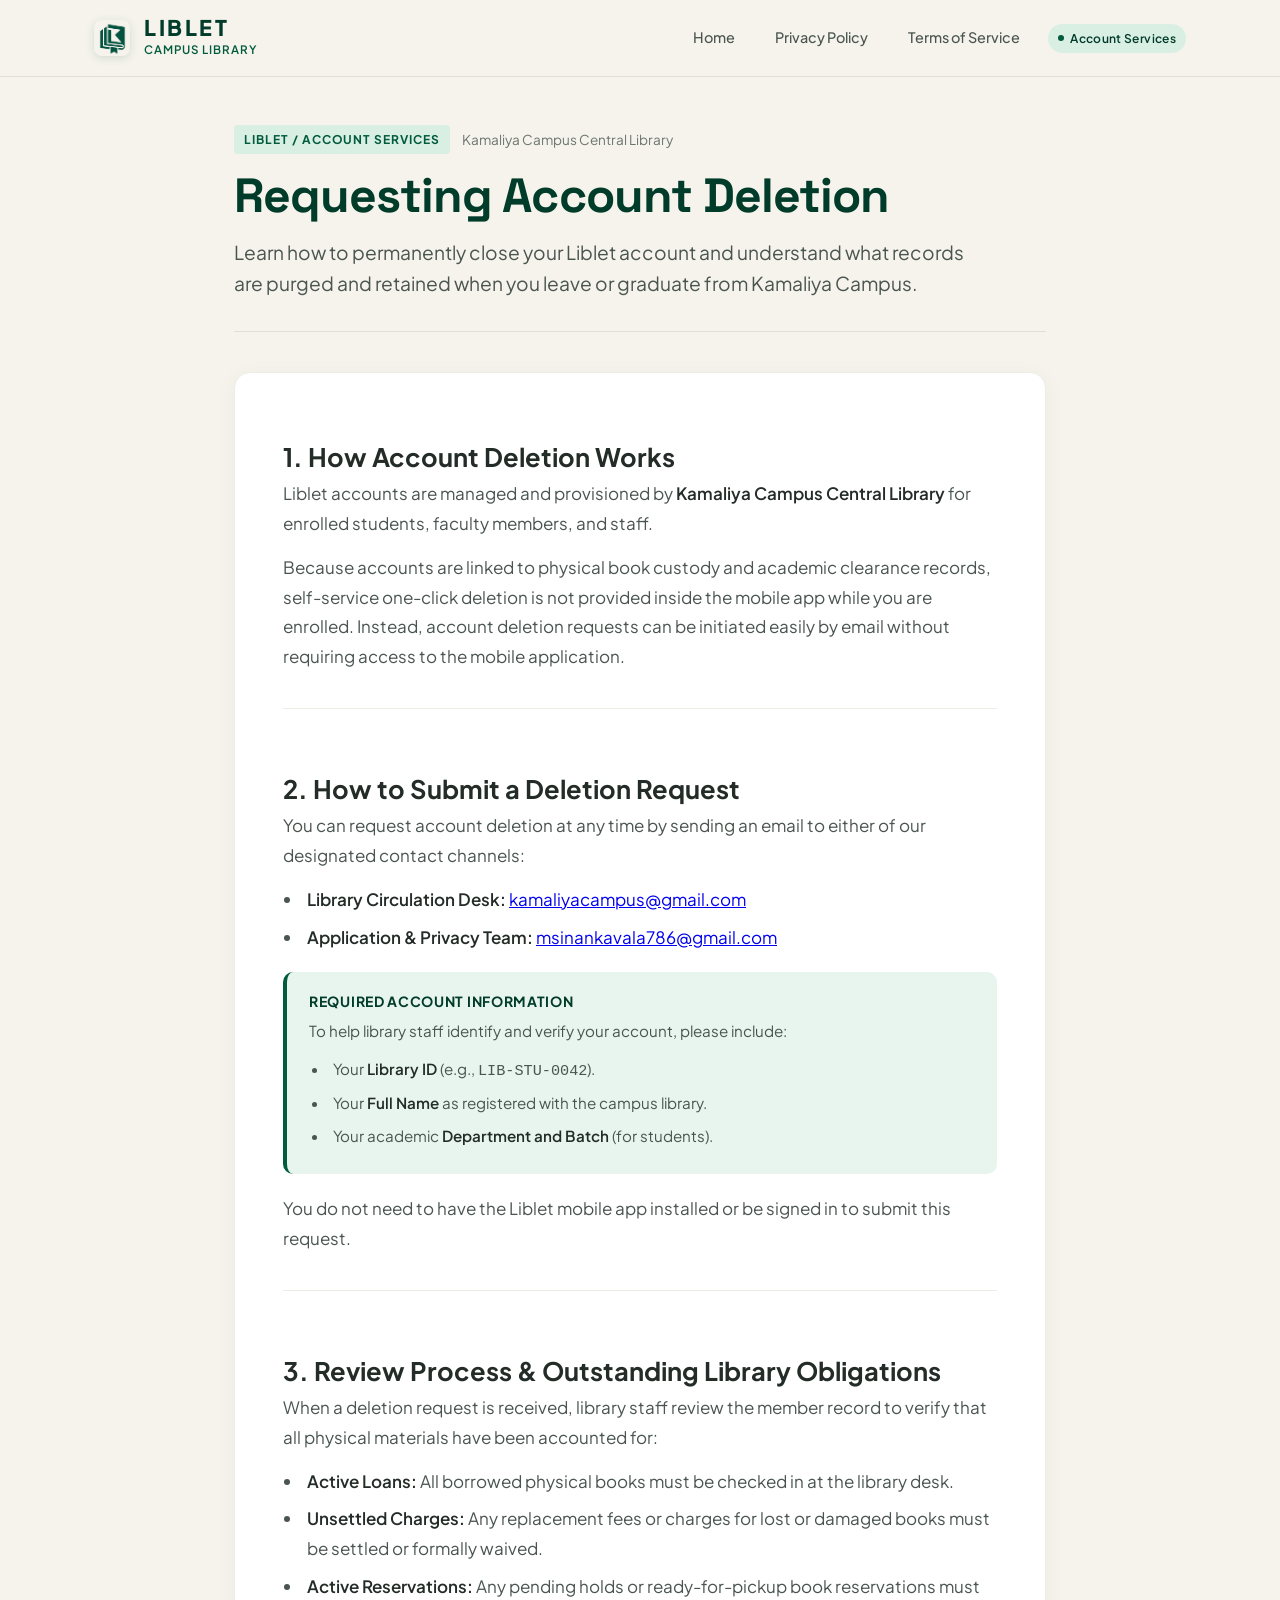
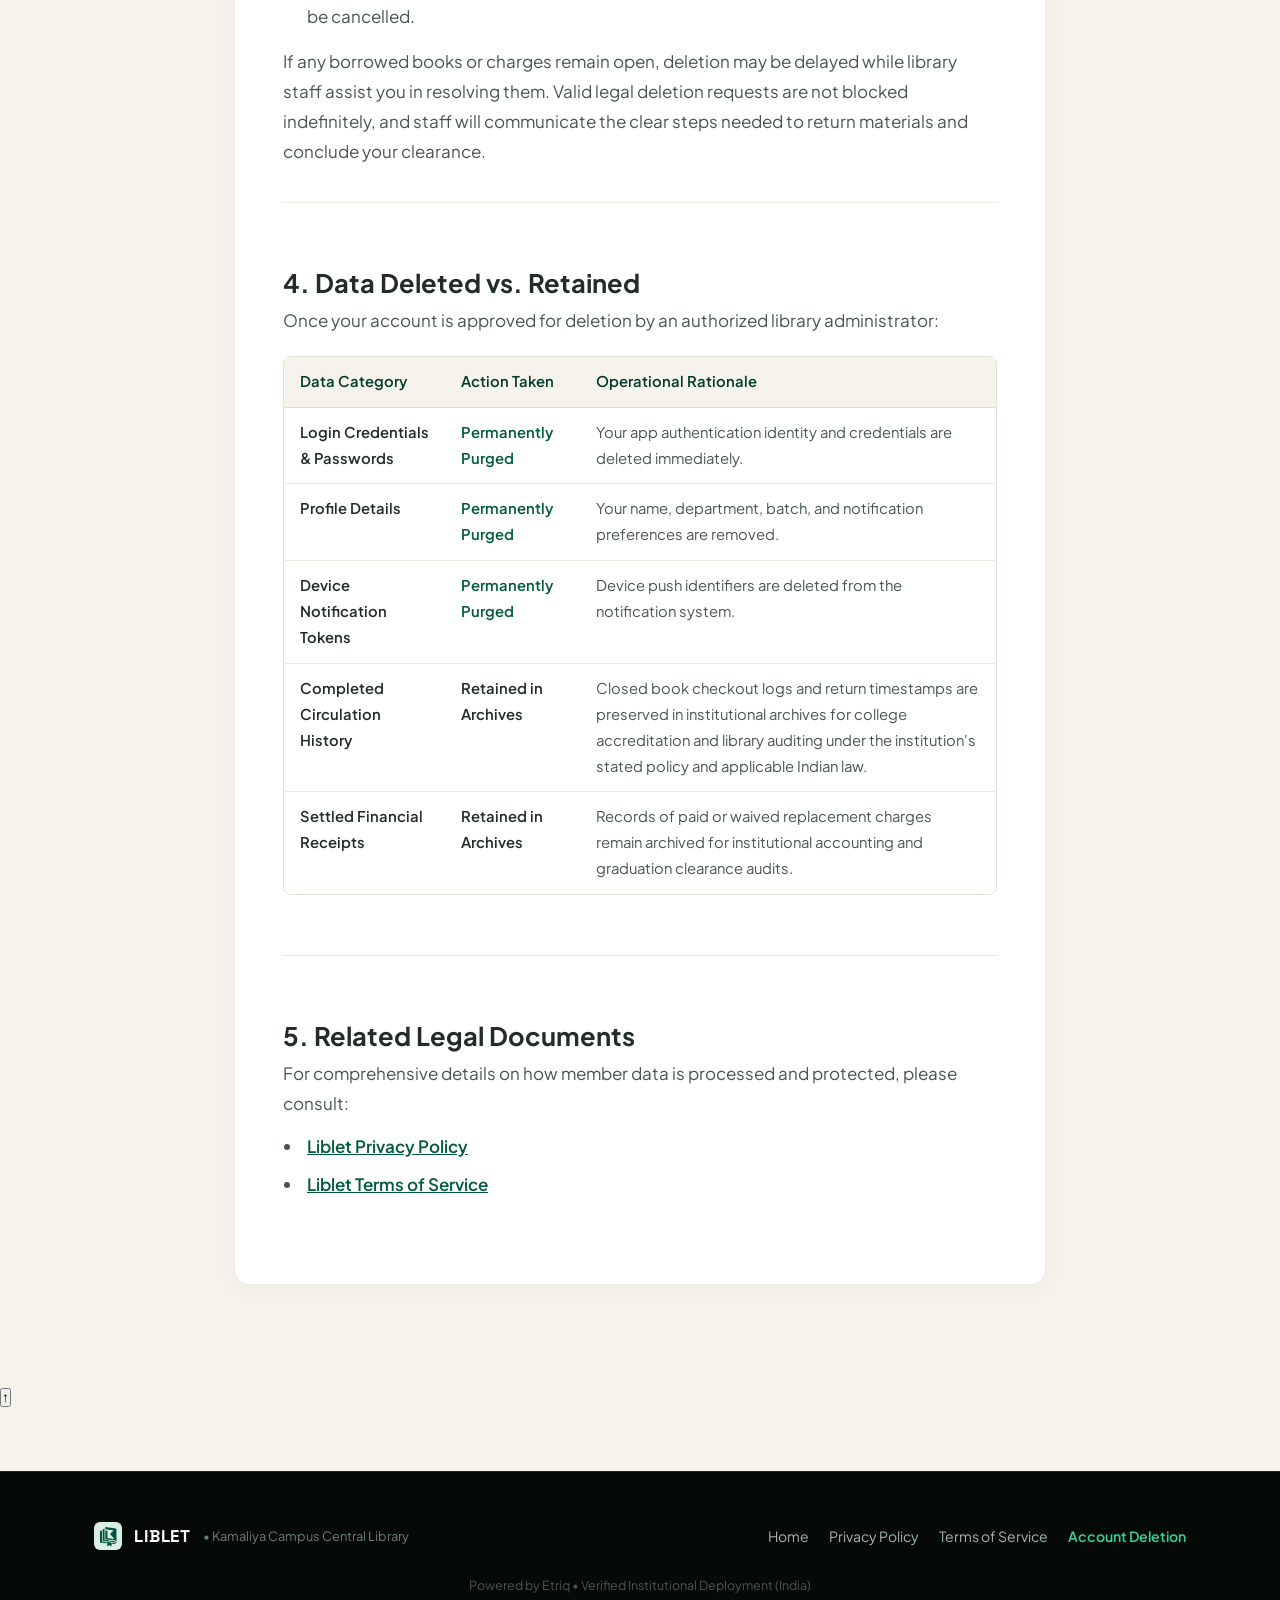
<file: account-deletion/index.html>
<!DOCTYPE html>
<html lang="en">
<head>
  <meta charset="UTF-8">
  <meta name="viewport" content="width=device-width, initial-scale=1.0">
  <title>Account Deletion Request — Liblet Campus Library Platform</title>
  <meta name="description" content="Instructions and request pathways for deleting your Liblet library account and personal profile records.">
  <link rel="canonical" href="https://liblet.etriq.online/account-deletion/">
  
  <meta property="og:title" content="Account Deletion Request — Liblet">
  <meta property="og:description" content="Official guidelines on how to request deletion of your Liblet account and personal data at Kamaliya Campus Central Library.">
  <meta property="og:type" content="website">
  <meta property="og:url" content="https://liblet.etriq.online/account-deletion/">
  <meta property="og:image" content="../assets/libby_logo.png">

  <!-- Favicon / Web Tab Icon -->
  <link rel="icon" type="image/png" href="../assets/libby_logo.png">
  <link rel="apple-touch-icon" href="../assets/libby_logo.png">

  <!-- Typography: Space Grotesk (Headings) + Plus Jakarta Sans (Body) -->
  <link rel="preconnect" href="https://fonts.googleapis.com">
  <link rel="preconnect" href="https://fonts.gstatic.com" crossorigin>
  <link href="https://fonts.googleapis.com/css2?family=Plus+Jakarta+Sans:ital,wght@0,300;0,400;0,500;0,600;0,700;0,800;1,400&family=Space+Grotesk:wght@500;600;700&display=swap" rel="stylesheet">
  
  <link rel="stylesheet" href="../policy.css">
</head>
<body>
  <!-- Accessible Skip Link -->
  <a href="#main-content" class="skip-link">Skip to main content</a>

  <!-- Header -->
  <header class="site-header">
    <div class="header-container">
      <a href="../index.html" class="brand-group" aria-label="Liblet Home">
        <img src="../assets/libby_logo.png" alt="Liblet Logo" class="brand-logo-img" width="36" height="36">
        <div class="brand-text-block">
          <span class="brand-title">Liblet</span>
          <span class="brand-subtitle">Campus Library</span>
        </div>
      </a>
      <nav class="header-nav" id="primary-navigation" aria-label="Primary navigation">
        <a href="../index.html" class="nav-link">Home</a>
        <a href="../privacy-policy/" class="nav-link">Privacy Policy</a>
        <a href="../terms-of-service/" class="nav-link">Terms of Service</a>
        <span class="badge-tag">Account Services</span>
      </nav>
      <button class="mobile-menu-toggle" type="button" aria-label="Open navigation menu" aria-controls="primary-navigation" aria-expanded="false">
        <span class="menu-icon" aria-hidden="true"><span></span><span></span><span></span></span>
      </button>
    </div>
  </header>

  <!-- Page Wrapper -->
  <div class="page-wrapper" style="max-width: 860px;">
    <!-- Hero Banner -->
    <header class="policy-hero">
      <div class="hero-context">
        <span class="hero-context-badge">LIBLET / ACCOUNT SERVICES</span>
        <span class="hero-context-meta">Kamaliya Campus Central Library</span>
      </div>
      <h1 class="policy-title">Requesting Account Deletion</h1>
      <p class="hero-lead">
        Learn how to permanently close your Liblet account and understand what records are purged and retained when you leave or graduate from Kamaliya Campus.
      </p>
    </header>

    <!-- Main Content -->
    <main id="main-content" class="policy-main">

      <!-- Section: Overview -->
      <section class="policy-section">
        <h2>1. How Account Deletion Works</h2>
        <p>
          Liblet accounts are managed and provisioned by <strong>Kamaliya Campus Central Library</strong> for enrolled students, faculty members, and staff.
        </p>
        <p>
          Because accounts are linked to physical book custody and academic clearance records, self-service one-click deletion is not provided inside the mobile app while you are enrolled. Instead, account deletion requests can be initiated easily by email without requiring access to the mobile application.
        </p>
      </section>

      <!-- Section: How to Submit -->
      <section class="policy-section">
        <h2>2. How to Submit a Deletion Request</h2>
        <p>
          You can request account deletion at any time by sending an email to either of our designated contact channels:
        </p>
        <ul>
          <li><strong>Library Circulation Desk:</strong> <a href="mailto:kamaliyacampus@gmail.com?subject=Account%20Deletion%20Request">kamaliyacampus@gmail.com</a></li>
          <li><strong>Application & Privacy Team:</strong> <a href="mailto:msinankavala786@gmail.com?subject=Account%20Deletion%20Request">msinankavala786@gmail.com</a></li>
        </ul>
        <div class="callout callout-verified">
          <div class="callout-title">Required Account Information</div>
          <p>To help library staff identify and verify your account, please include:</p>
          <ul style="margin-bottom: 0;">
            <li>Your <strong>Library ID</strong> (e.g., <code>LIB-STU-0042</code>).</li>
            <li>Your <strong>Full Name</strong> as registered with the campus library.</li>
            <li>Your academic <strong>Department and Batch</strong> (for students).</li>
          </ul>
        </div>
        <p>
          You do not need to have the Liblet mobile app installed or be signed in to submit this request.
        </p>
      </section>

      <!-- Section: Review and Requirements -->
      <section class="policy-section">
        <h2>3. Review Process & Outstanding Library Obligations</h2>
        <p>
          When a deletion request is received, library staff review the member record to verify that all physical materials have been accounted for:
        </p>
        <ul>
          <li><strong>Active Loans:</strong> All borrowed physical books must be checked in at the library desk.</li>
          <li><strong>Unsettled Charges:</strong> Any replacement fees or charges for lost or damaged books must be settled or formally waived.</li>
          <li><strong>Active Reservations:</strong> Any pending holds or ready-for-pickup book reservations must be cancelled.</li>
        </ul>
        <p>
          If any borrowed books or charges remain open, deletion may be delayed while library staff assist you in resolving them. Valid legal deletion requests are not blocked indefinitely, and staff will communicate the clear steps needed to return materials and conclude your clearance.
        </p>
      </section>

      <!-- Section: What Data is Deleted vs. Retained -->
      <section class="policy-section">
        <h2>4. Data Deleted vs. Retained</h2>
        <p>
          Once your account is approved for deletion by an authorized library administrator:
        </p>
        <div class="data-table-wrapper">
          <table class="data-table">
            <thead>
              <tr>
                <th>Data Category</th>
                <th>Action Taken</th>
                <th>Operational Rationale</th>
              </tr>
            </thead>
            <tbody>
              <tr>
                <td><strong>Login Credentials & Passwords</strong></td>
                <td><strong style="color:#015B3D;">Permanently Purged</strong></td>
                <td>Your app authentication identity and credentials are deleted immediately.</td>
              </tr>
              <tr>
                <td><strong>Profile Details</strong></td>
                <td><strong style="color:#015B3D;">Permanently Purged</strong></td>
                <td>Your name, department, batch, and notification preferences are removed.</td>
              </tr>
              <tr>
                <td><strong>Device Notification Tokens</strong></td>
                <td><strong style="color:#015B3D;">Permanently Purged</strong></td>
                <td>Device push identifiers are deleted from the notification system.</td>
              </tr>
              <tr>
                <td><strong>Completed Circulation History</strong></td>
                <td><strong>Retained in Archives</strong></td>
                <td>Closed book checkout logs and return timestamps are preserved in institutional archives for college accreditation and library auditing under the institution's stated policy and applicable Indian law.</td>
              </tr>
              <tr>
                <td><strong>Settled Financial Receipts</strong></td>
                <td><strong>Retained in Archives</strong></td>
                <td>Records of paid or waived replacement charges remain archived for institutional accounting and graduation clearance audits.</td>
              </tr>
            </tbody>
          </table>
        </div>
      </section>

      <!-- Section: Related Policies -->
      <section class="policy-section">
        <h2>5. Related Legal Documents</h2>
        <p>
          For comprehensive details on how member data is processed and protected, please consult:
        </p>
        <ul>
          <li><a href="../privacy-policy/" style="color:var(--color-primary-green); font-weight:600; text-decoration:underline;">Liblet Privacy Policy</a></li>
          <li><a href="../terms-of-service/" style="color:var(--color-primary-green); font-weight:600; text-decoration:underline;">Liblet Terms of Service</a></li>
        </ul>
      </section>

    </main>
  </div>

  <!-- Back to Top Button -->
  <button id="back-to-top" class="back-to-top-btn" aria-label="Back to top">↑</button>

  <!-- Shared Footer -->
  <footer class="site-footer" style="background: #050A07; border-top: 1px solid rgba(217,239,228,0.12); padding: 50px 0 30px; margin-top: 60px;">
    <div style="max-width: 1140px; margin: 0 auto; padding: 0 24px; display: flex; justify-content: space-between; align-items: center; flex-wrap: wrap; gap: 20px;">
      <div style="display: flex; align-items: center; gap: 12px;">
        <img src="../assets/libby_logo.png" alt="Liblet" width="28" height="28" style="background:#D9EFE4; border-radius:6px; padding:2px;">
        <span style="font-family:'Space Grotesk',sans-serif; font-weight:800; color:#FFFFFF; letter-spacing:0.05em;">LIBLET</span>
        <span style="font-size:0.8rem; color:#6B7F74;">• Kamaliya Campus Central Library</span>
      </div>
      <div style="display: flex; gap: 20px; font-size: 0.88rem; flex-wrap: wrap;">
        <a href="../index.html" style="color:#A3B8AD; text-decoration:none;">Home</a>
        <a href="../privacy-policy/" style="color:#A3B8AD; text-decoration:none;">Privacy Policy</a>
        <a href="../terms-of-service/" style="color:#A3B8AD; text-decoration:none;">Terms of Service</a>
        <a href="./" style="color:#34D399; text-decoration:none; font-weight:600;">Account Deletion</a>
      </div>
    </div>
    <div style="max-width: 1140px; margin: 24px auto 0; padding: 0 24px; font-size: 0.78rem; color: #4A5550; text-align: center;">
      Powered by Etriq • Verified Institutional Deployment (India)
    </div>
  </footer>

  <script src="../policy.js"></script>
</body>
</html>
</file>
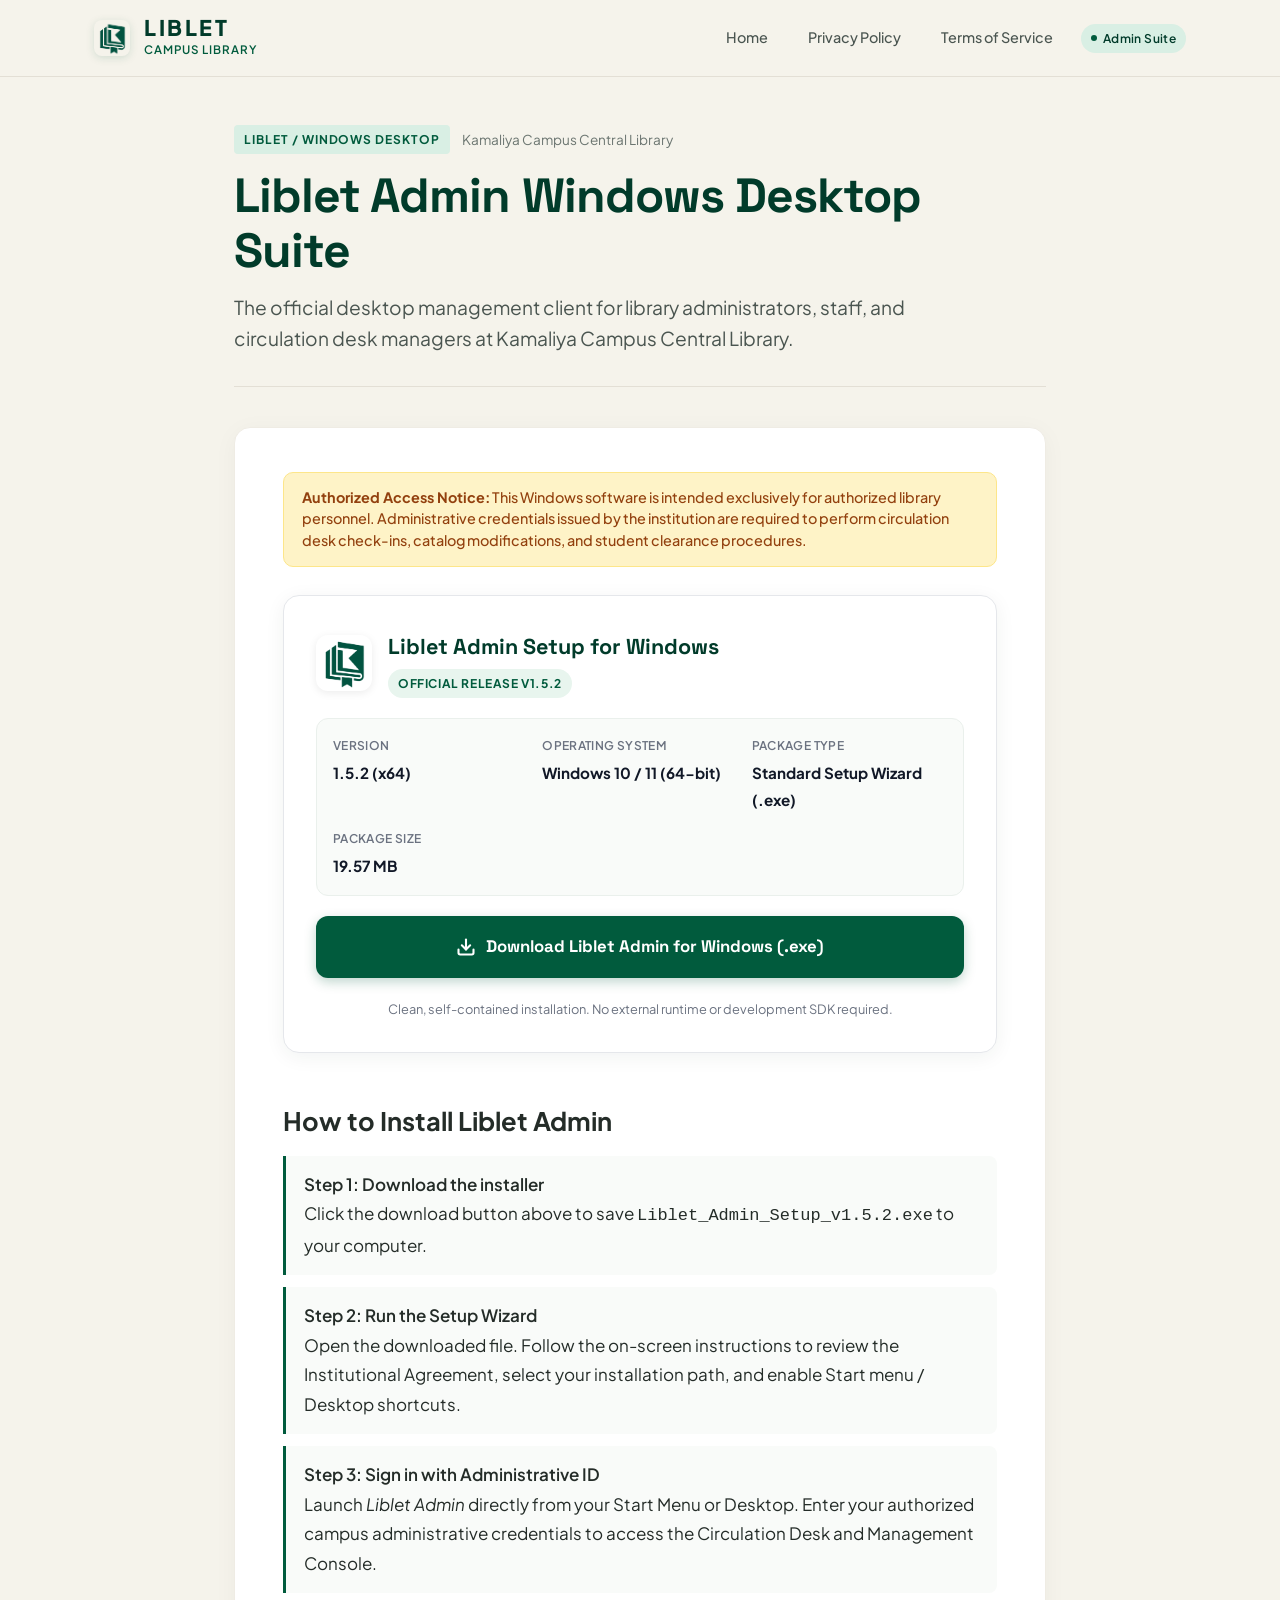
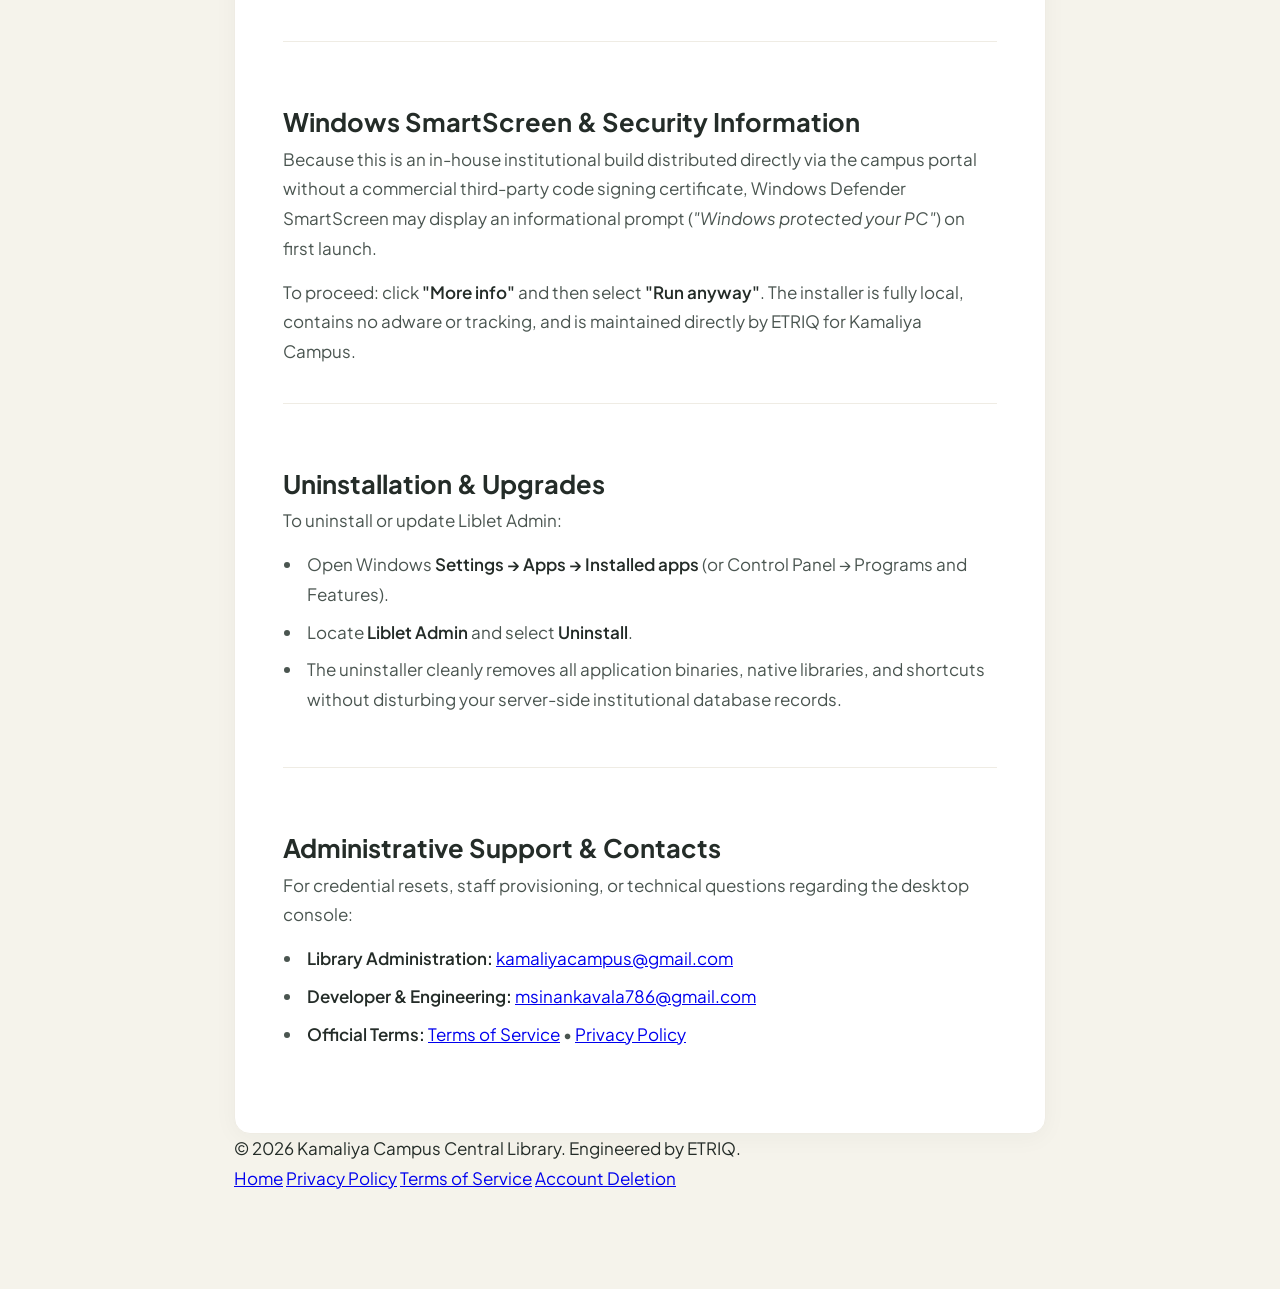
<file: admin-download/index.html>
<!DOCTYPE html>
<html lang="en">
<head>
  <meta charset="UTF-8">
  <meta name="viewport" content="width=device-width, initial-scale=1.0">
  <title>Download Liblet Admin — Windows Desktop Management Suite</title>
  <meta name="description" content="Official Windows installer for Liblet Admin, the desktop circulation and library operations management console for Kamaliya Campus Central Library.">
  <link rel="canonical" href="https://liblet.etriq.online/admin-download/">
  
  <meta property="og:title" content="Download Liblet Admin — Windows Desktop Suite">
  <meta property="og:description" content="Official Windows installer for Liblet Admin desktop console. For authorized librarians and staff members at Kamaliya Campus Central Library.">
  <meta property="og:type" content="website">
  <meta property="og:url" content="https://liblet.etriq.online/admin-download/">
  <meta property="og:image" content="../assets/windows_icon.PNG">

  <!-- Favicon / Web Tab Icon -->
  <link rel="icon" type="image/png" href="../assets/windows_icon.PNG">
  <link rel="apple-touch-icon" href="../assets/windows_icon.PNG">

  <!-- Typography: Space Grotesk (Headings) + Plus Jakarta Sans (Body) -->
  <link rel="preconnect" href="https://fonts.googleapis.com">
  <link rel="preconnect" href="https://fonts.gstatic.com" crossorigin>
  <link href="https://fonts.googleapis.com/css2?family=Plus+Jakarta+Sans:ital,wght@0,300;0,400;0,500;0,600;0,700;0,800;1,400&family=Space+Grotesk:wght@500;600;700&display=swap" rel="stylesheet">
  
  <link rel="stylesheet" href="../policy.css">
  <style>
    .download-card {
      background: #FFFFFF;
      border: 1px solid #E5E7EB;
      border-radius: 16px;
      padding: 32px;
      margin: 28px 0;
      box-shadow: 0 4px 20px rgba(1, 59, 42, 0.06);
      display: flex;
      flex-direction: column;
      gap: 20px;
    }
    .download-header {
      display: flex;
      align-items: center;
      gap: 16px;
    }
    .download-icon {
      width: 56px;
      height: 56px;
      border-radius: 12px;
      box-shadow: 0 2px 8px rgba(0,0,0,0.08);
    }
    .download-meta-title {
      font-family: 'Space Grotesk', sans-serif;
      font-size: 1.35rem;
      font-weight: 700;
      color: #013B2A;
      margin: 0;
    }
    .download-badge {
      display: inline-block;
      font-size: 0.75rem;
      font-weight: 700;
      text-transform: uppercase;
      letter-spacing: 0.05em;
      color: #015B3D;
      background: #E8F5EE;
      padding: 4px 10px;
      border-radius: 20px;
      margin-top: 4px;
    }
    .spec-grid {
      display: grid;
      grid-template-columns: repeat(auto-fit, minmax(180px, 1fr));
      gap: 14px;
      background: #F9FBF9;
      border: 1px solid #EAF0EC;
      border-radius: 12px;
      padding: 16px;
    }
    .spec-item {
      display: flex;
      flex-direction: column;
      gap: 4px;
    }
    .spec-label {
      font-size: 0.75rem;
      font-weight: 600;
      color: #6B7280;
      text-transform: uppercase;
      letter-spacing: 0.03em;
    }
    .spec-val {
      font-size: 0.95rem;
      font-weight: 700;
      color: #111827;
    }
    .download-btn {
      display: inline-flex;
      align-items: center;
      justify-content: center;
      gap: 10px;
      background: #015B3D;
      color: #FFFFFF;
      font-family: 'Space Grotesk', sans-serif;
      font-size: 1.05rem;
      font-weight: 700;
      text-decoration: none;
      padding: 16px 28px;
      border-radius: 12px;
      transition: all 0.2s ease;
      box-shadow: 0 4px 12px rgba(1, 91, 61, 0.25);
    }
    .download-btn:hover {
      background: #013B2A;
      transform: translateY(-1px);
      box-shadow: 0 6px 18px rgba(1, 91, 61, 0.35);
      color: #FFFFFF;
    }
    .instruction-step {
      background: #FFFFFF;
      border-left: 3px solid #015B3D;
      padding: 14px 18px;
      margin: 12px 0;
      border-radius: 0 8px 8px 0;
      background: #F9FBF9;
    }
    .auth-banner {
      background: #FEF3C7;
      border: 1px solid #FDE68A;
      color: #92400E;
      padding: 14px 18px;
      border-radius: 10px;
      font-size: 0.9rem;
      font-weight: 500;
      line-height: 1.5;
    }
  </style>
</head>
<body>
  <!-- Accessible Skip Link -->
  <a href="#main-content" class="skip-link">Skip to main content</a>

  <!-- Header -->
  <header class="site-header">
    <div class="header-container">
      <a href="../index.html" class="brand-group" aria-label="Liblet Home">
        <img src="../assets/libby_logo.png" alt="Liblet Logo" class="brand-logo-img" width="36" height="36">
        <div class="brand-text-block">
          <span class="brand-title">Liblet</span>
          <span class="brand-subtitle">Campus Library</span>
        </div>
      </a>
      <nav class="header-nav" aria-label="Primary navigation">
        <a href="../index.html" class="nav-link">Home</a>
        <a href="../privacy-policy/" class="nav-link">Privacy Policy</a>
        <a href="../terms-of-service/" class="nav-link">Terms of Service</a>
        <span class="badge-tag">Admin Suite</span>
      </nav>
    </div>
  </header>

  <!-- Page Wrapper -->
  <div class="page-wrapper" style="max-width: 860px;">
    <!-- Hero Banner -->
    <header class="policy-hero">
      <div class="hero-context">
        <span class="hero-context-badge">LIBLET / WINDOWS DESKTOP</span>
        <span class="hero-context-meta">Kamaliya Campus Central Library</span>
      </div>
      <h1 class="policy-title">Liblet Admin Windows Desktop Suite</h1>
      <p class="hero-lead">
        The official desktop management client for library administrators, staff, and circulation desk managers at Kamaliya Campus Central Library.
      </p>
    </header>

    <!-- Main Content -->
    <main id="main-content" class="policy-main">

      <div class="auth-banner">
        <strong>Authorized Access Notice:</strong> This Windows software is intended exclusively for authorized library personnel. Administrative credentials issued by the institution are required to perform circulation desk check-ins, catalog modifications, and student clearance procedures.
      </div>

      <!-- Download Card -->
      <section class="download-card" aria-label="Installer Package">
        <div class="download-header">
          <img src="../assets/windows_icon.PNG" alt="Liblet Admin Icon" class="download-icon">
          <div>
            <h2 class="download-meta-title">Liblet Admin Setup for Windows</h2>
            <span class="download-badge">Official Release v1.5.2</span>
          </div>
        </div>

        <div class="spec-grid">
          <div class="spec-item">
            <span class="spec-label">Version</span>
            <span class="spec-val">1.5.2 (x64)</span>
          </div>
          <div class="spec-item">
            <span class="spec-label">Operating System</span>
            <span class="spec-val">Windows 10 / 11 (64-bit)</span>
          </div>
          <div class="spec-item">
            <span class="spec-label">Package Type</span>
            <span class="spec-val">Standard Setup Wizard (.exe)</span>
          </div>
          <div class="spec-item">
            <span class="spec-label">Package Size</span>
            <span class="spec-val">19.57 MB</span>
          </div>
        </div>

        <a href="/downloads/Liblet_Admin_Setup_v1.5.2.exe" class="download-btn" download="Liblet_Admin_Setup_v1.5.2.exe">
          <svg width="20" height="20" viewBox="0 0 24 24" fill="none" stroke="currentColor" stroke-width="2.5" stroke-linecap="round" stroke-linejoin="round">
            <path d="M21 15v4a2 2 0 0 1-2 2H5a2 2 0 0 1-2-2v-4"/>
            <polyline points="7 10 12 15 17 10"/>
            <line x1="12" y1="15" x2="12" y2="3"/>
          </svg>
          Download Liblet Admin for Windows (.exe)
        </a>

        <p style="font-size: 0.8rem; color: #6B7280; margin: 0; text-align: center;">
          Clean, self-contained installation. No external runtime or development SDK required.
        </p>
      </section>

      <!-- Installation Instructions -->
      <section class="policy-section">
        <h2>How to Install Liblet Admin</h2>
        <div class="instruction-step">
          <strong>Step 1: Download the installer</strong><br>
          Click the download button above to save <code>Liblet_Admin_Setup_v1.5.2.exe</code> to your computer.
        </div>
        <div class="instruction-step">
          <strong>Step 2: Run the Setup Wizard</strong><br>
          Open the downloaded file. Follow the on-screen instructions to review the Institutional Agreement, select your installation path, and enable Start menu / Desktop shortcuts.
        </div>
        <div class="instruction-step">
          <strong>Step 3: Sign in with Administrative ID</strong><br>
          Launch <em>Liblet Admin</em> directly from your Start Menu or Desktop. Enter your authorized campus administrative credentials to access the Circulation Desk and Management Console.
        </div>
      </section>

      <!-- Windows SmartScreen Note -->
      <section class="policy-section">
        <h2>Windows SmartScreen & Security Information</h2>
        <p>
          Because this is an in-house institutional build distributed directly via the campus portal without a commercial third-party code signing certificate, Windows Defender SmartScreen may display an informational prompt (<em>"Windows protected your PC"</em>) on first launch.
        </p>
        <p>
          To proceed: click <strong>"More info"</strong> and then select <strong>"Run anyway"</strong>. The installer is fully local, contains no adware or tracking, and is maintained directly by ETRIQ for Kamaliya Campus.
        </p>
      </section>

      <!-- Uninstallation Instructions -->
      <section class="policy-section">
        <h2>Uninstallation & Upgrades</h2>
        <p>
          To uninstall or update Liblet Admin:
        </p>
        <ul>
          <li>Open Windows <strong>Settings &rarr; Apps &rarr; Installed apps</strong> (or Control Panel &rarr; Programs and Features).</li>
          <li>Locate <strong>Liblet Admin</strong> and select <strong>Uninstall</strong>.</li>
          <li>The uninstaller cleanly removes all application binaries, native libraries, and shortcuts without disturbing your server-side institutional database records.</li>
        </ul>
      </section>

      <!-- Institutional Support Contact -->
      <section class="policy-section">
        <h2>Administrative Support & Contacts</h2>
        <p>
          For credential resets, staff provisioning, or technical questions regarding the desktop console:
        </p>
        <ul>
          <li><strong>Library Administration:</strong> <a href="mailto:kamaliyacampus@gmail.com">kamaliyacampus@gmail.com</a></li>
          <li><strong>Developer & Engineering:</strong> <a href="mailto:msinankavala786@gmail.com">msinankavala786@gmail.com</a></li>
          <li><strong>Official Terms:</strong> <a href="../terms-of-service/">Terms of Service</a> &bull; <a href="../privacy-policy/">Privacy Policy</a></li>
        </ul>
      </section>

    </main>

    <!-- Footer -->
    <footer class="policy-footer">
      <div class="footer-meta">
        <p class="copyright">&copy; 2026 Kamaliya Campus Central Library. Engineered by ETRIQ.</p>
        <div class="footer-links">
          <a href="../index.html">Home</a>
          <a href="../privacy-policy/">Privacy Policy</a>
          <a href="../terms-of-service/">Terms of Service</a>
          <a href="../account-deletion/">Account Deletion</a>
        </div>
      </div>
    </footer>
  </div>
</body>
</html>
</file>
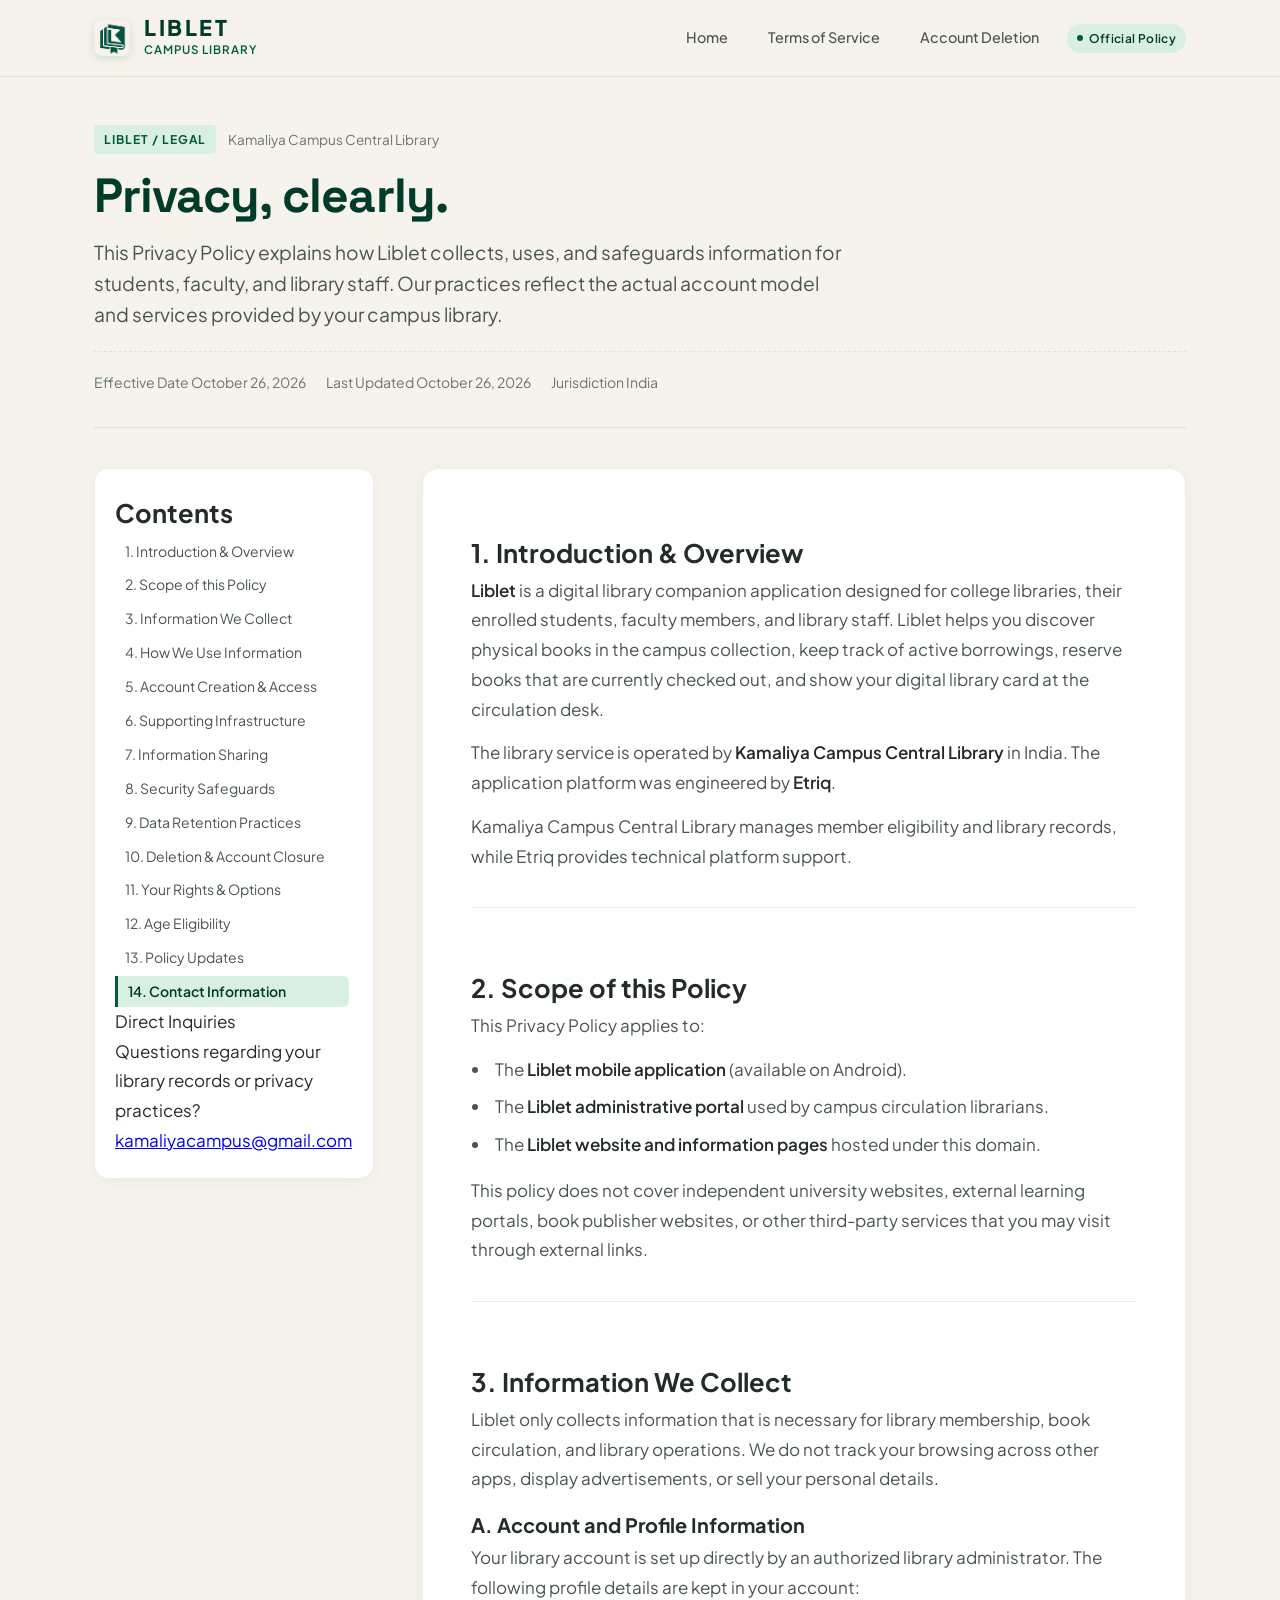
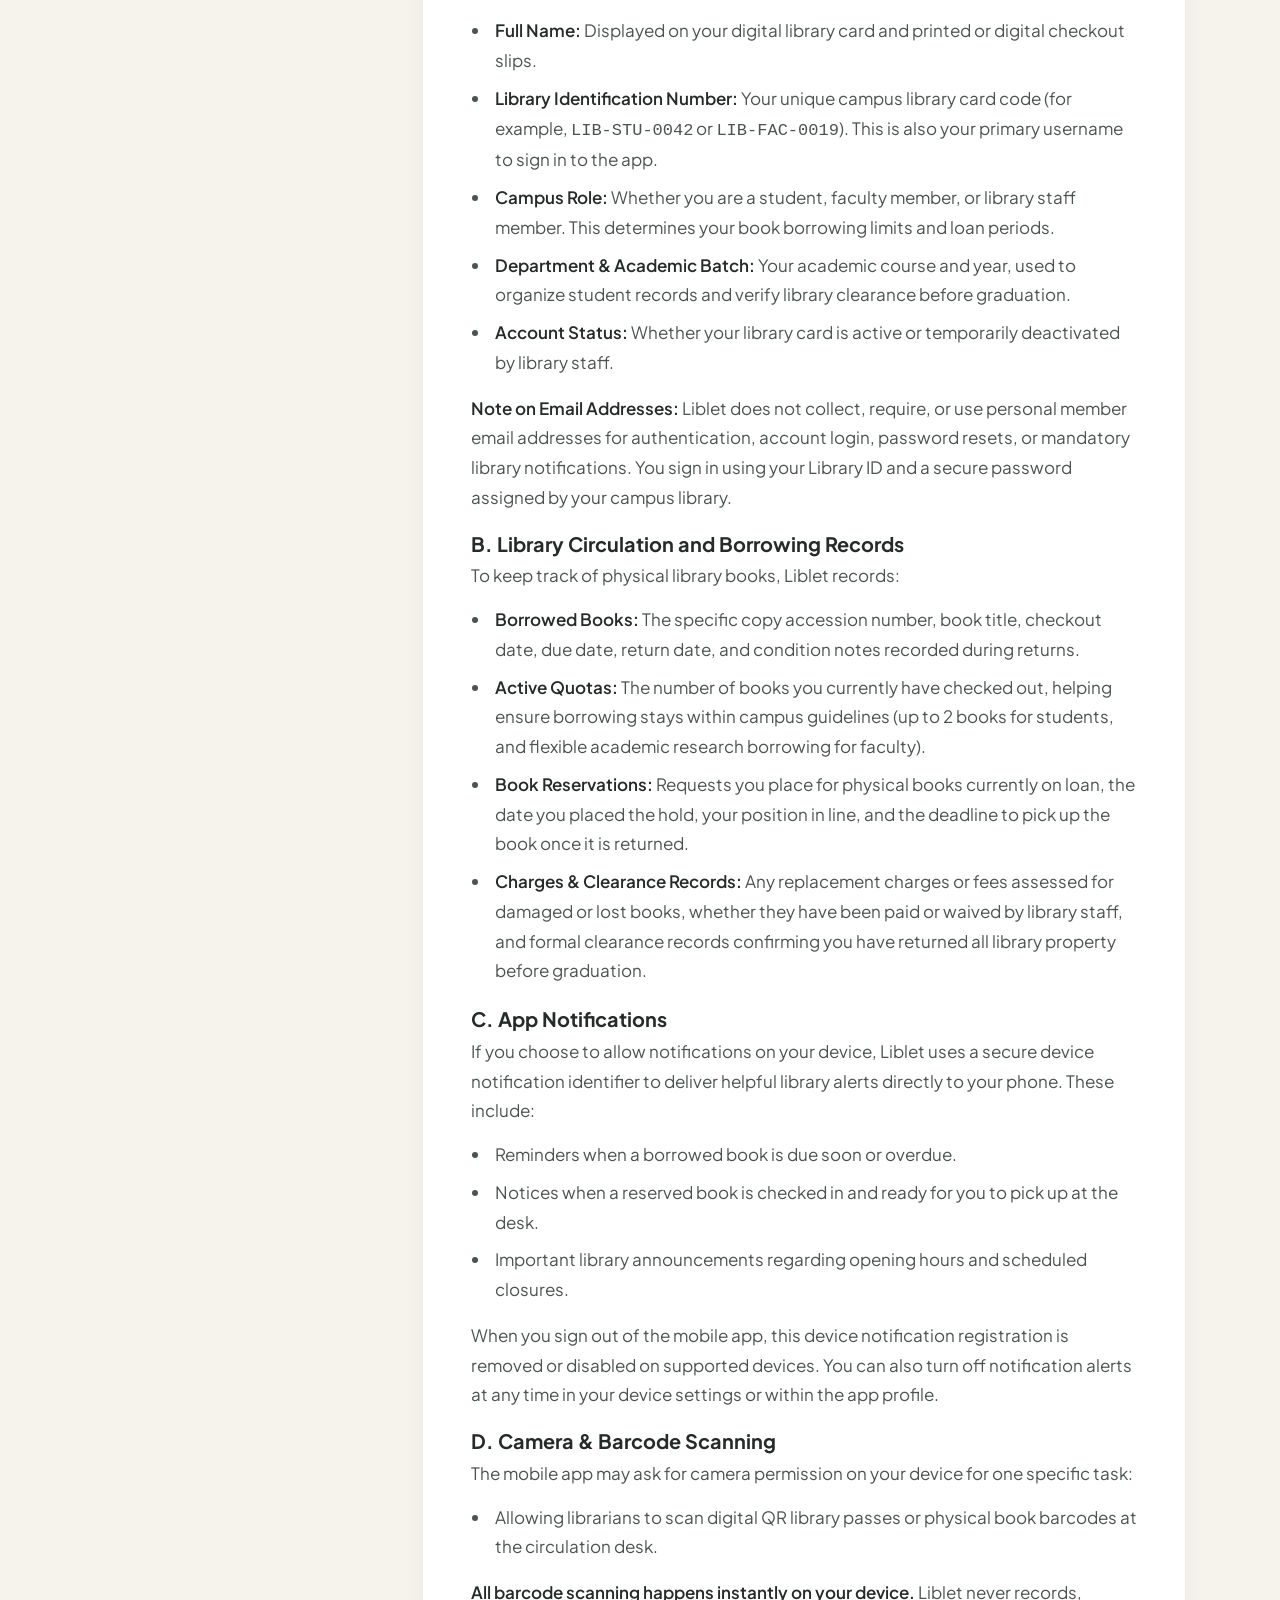
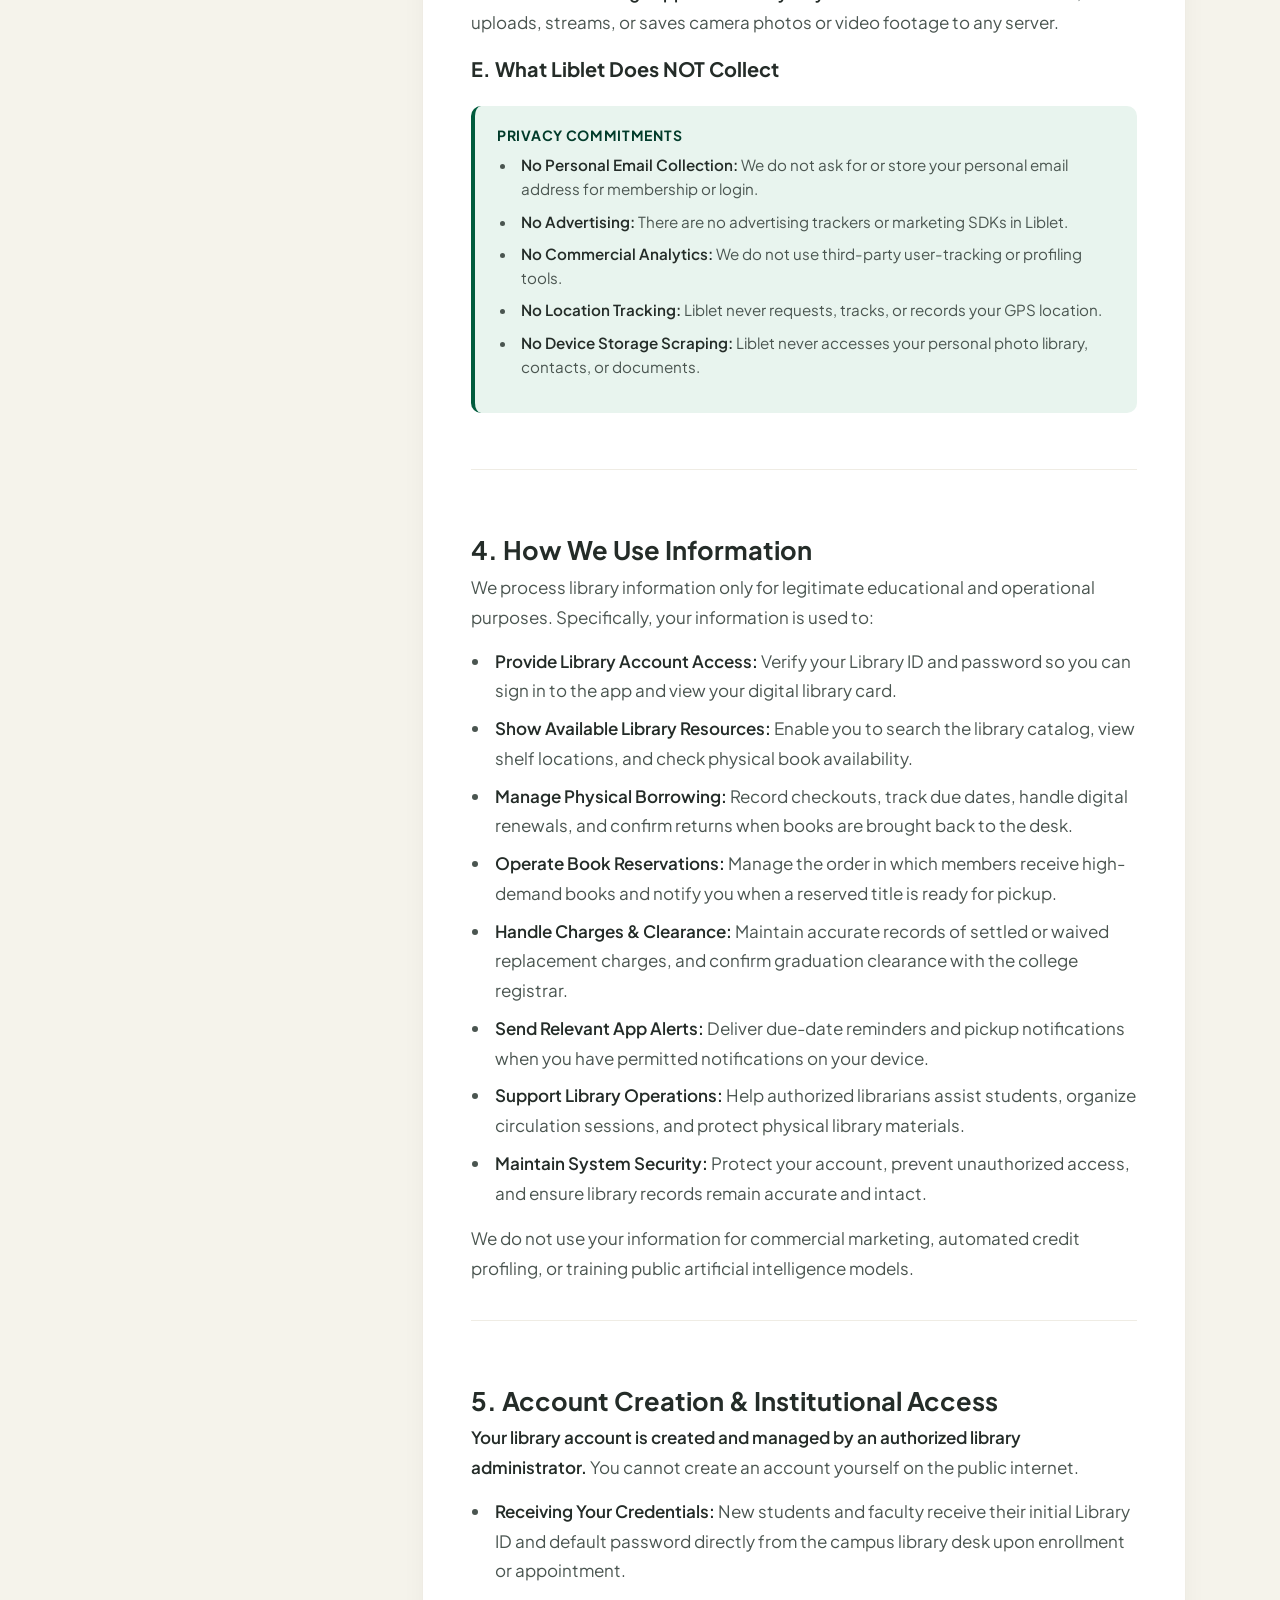
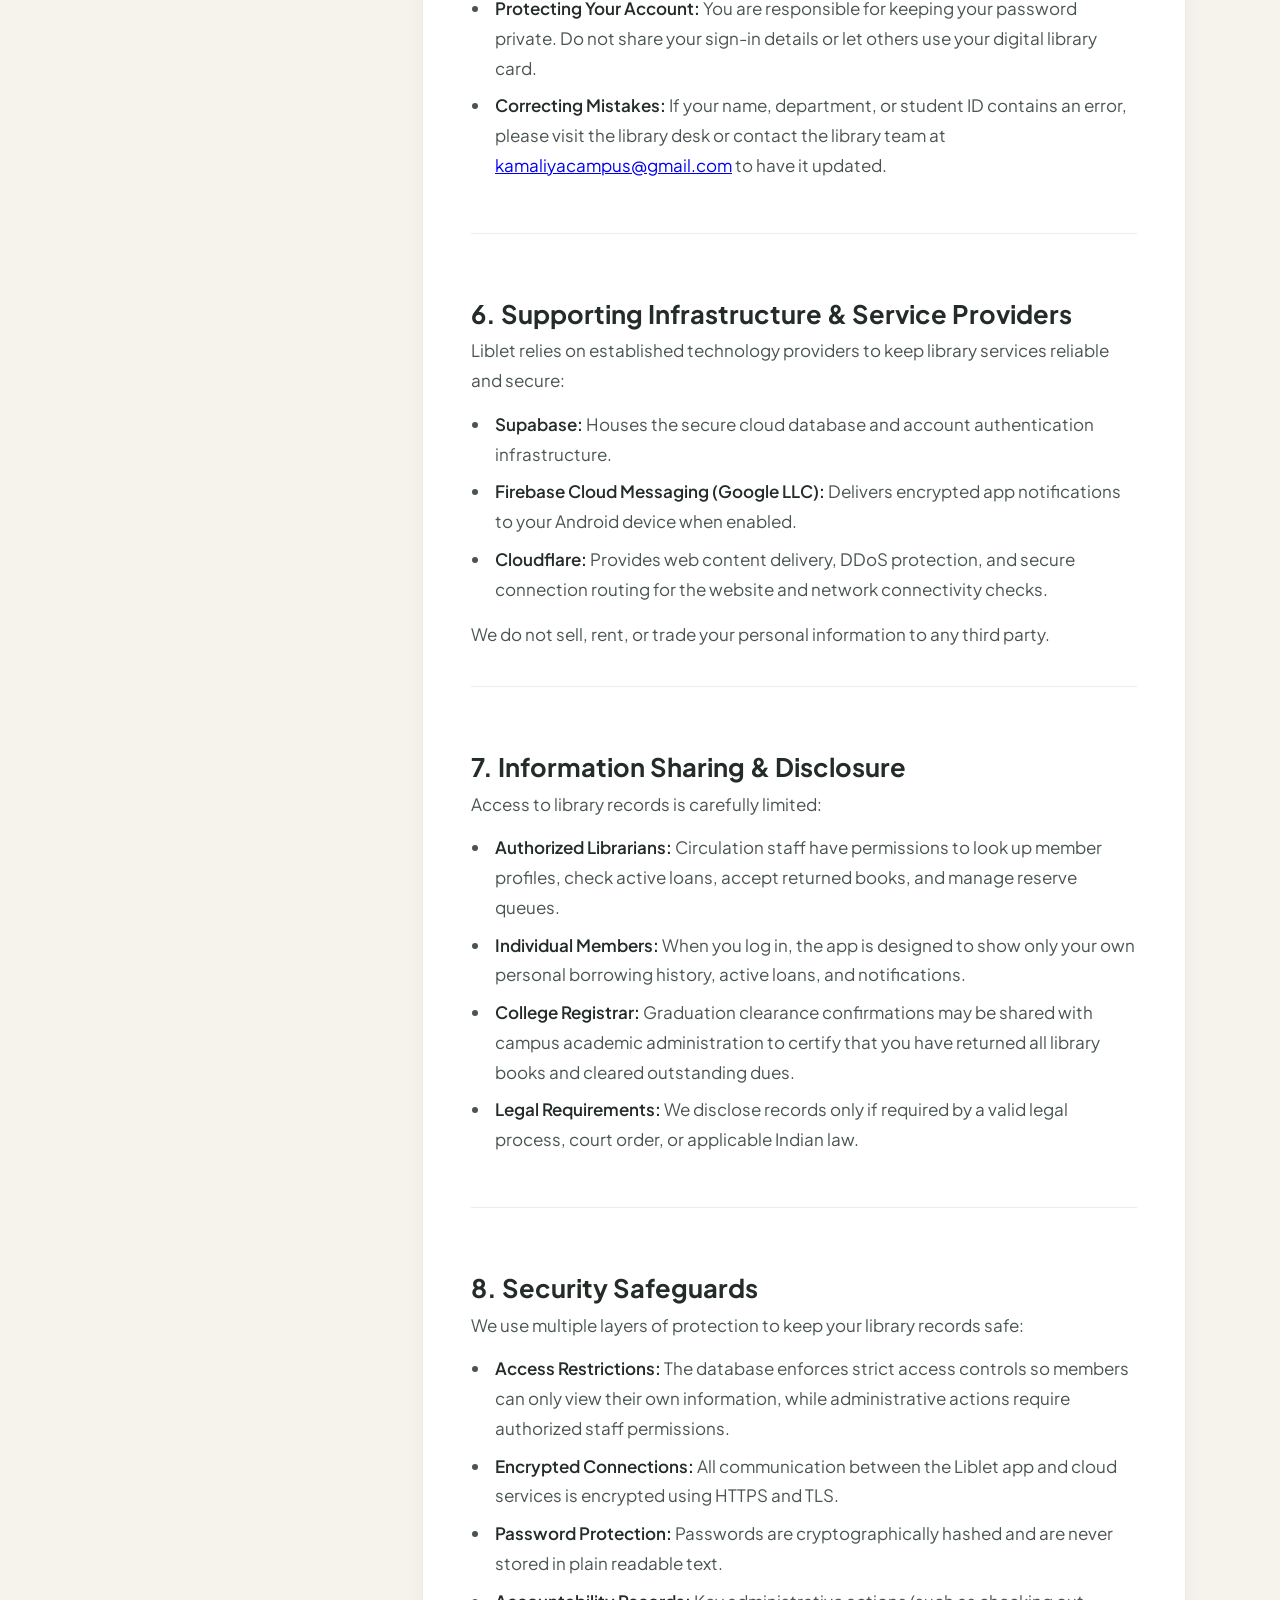
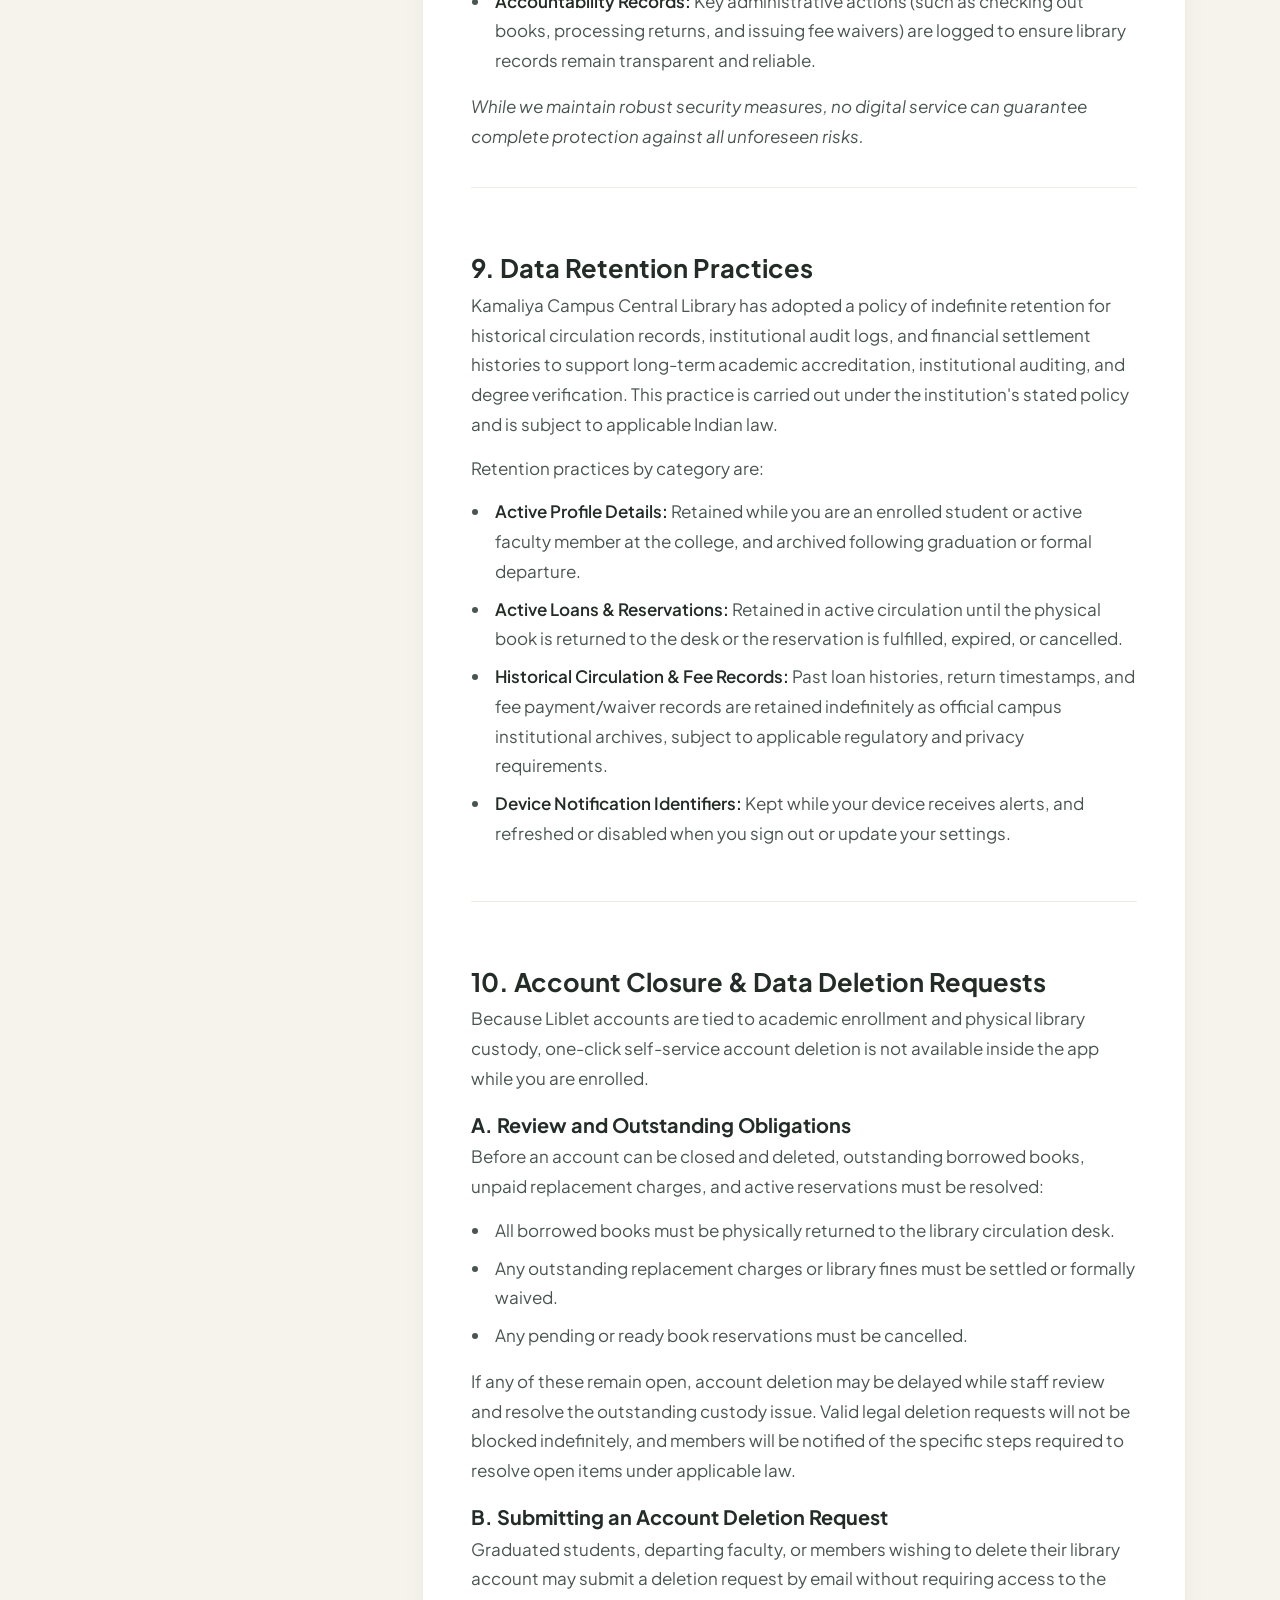
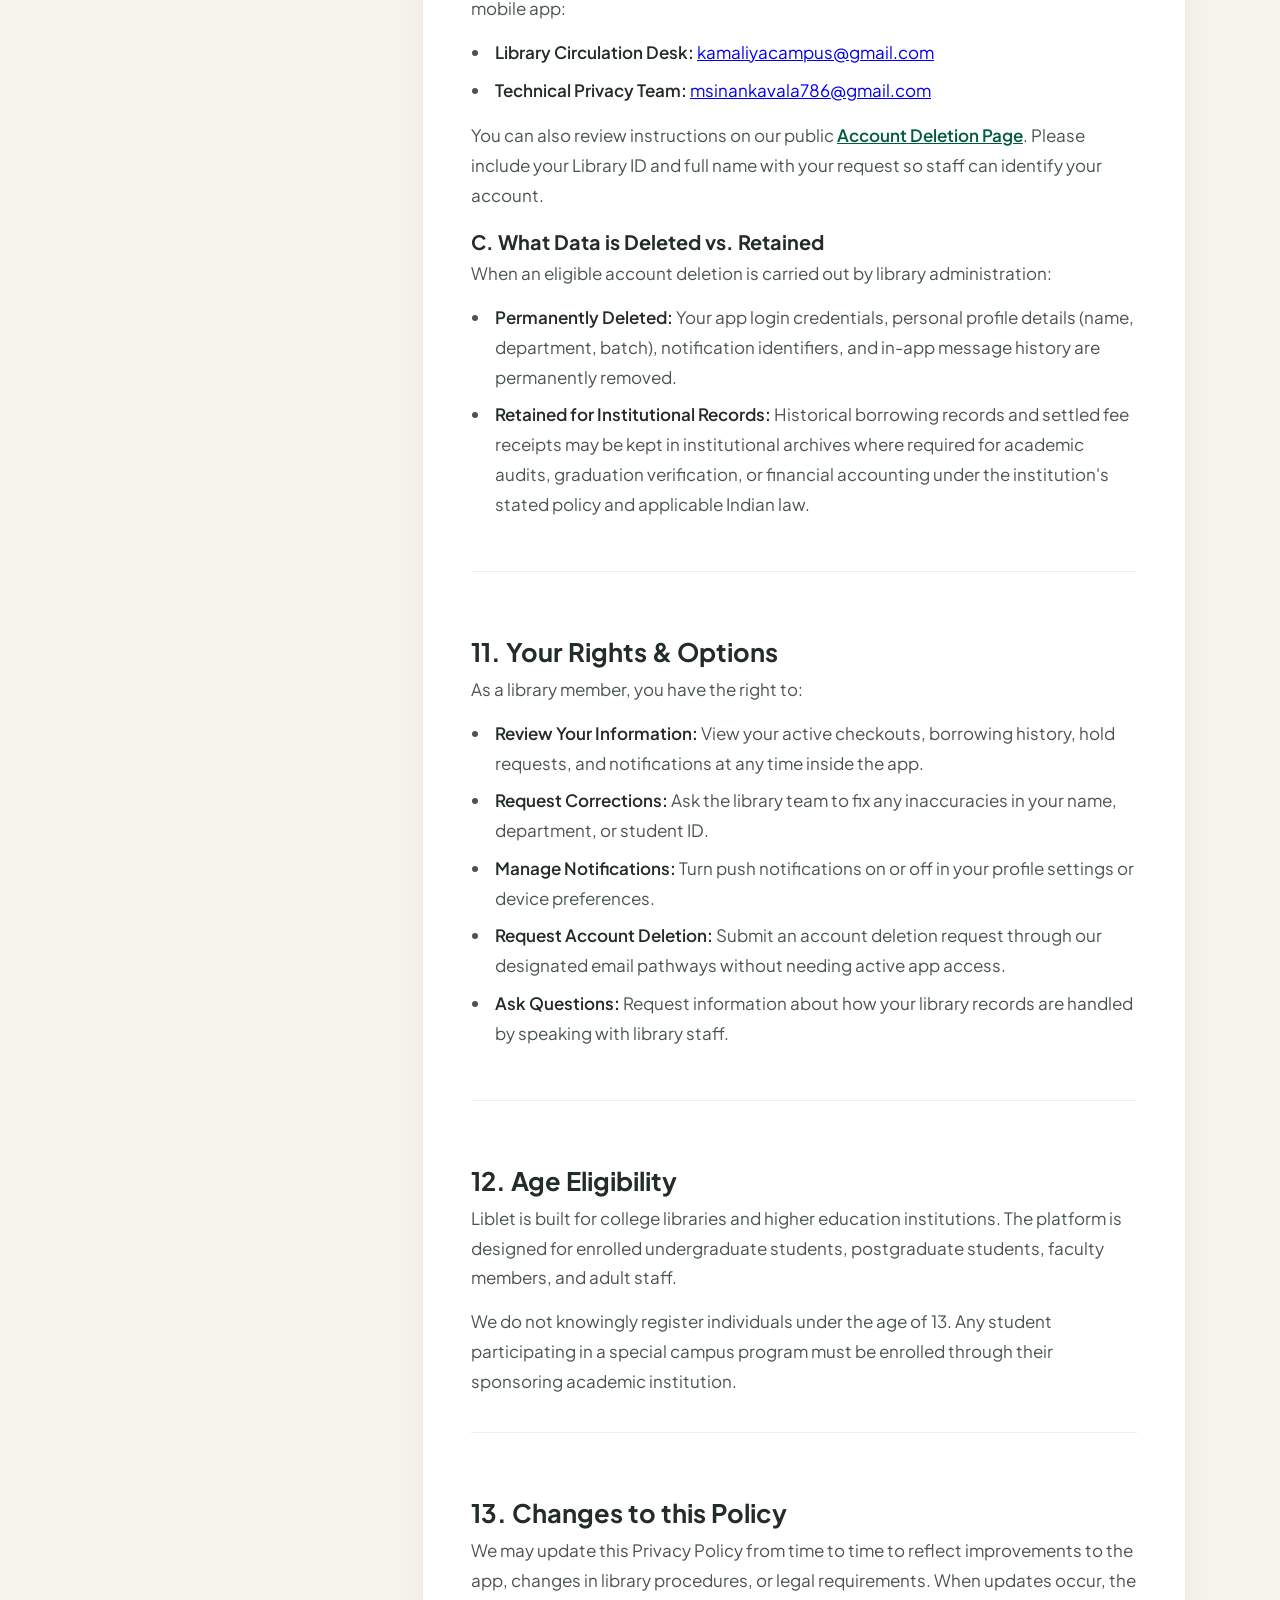
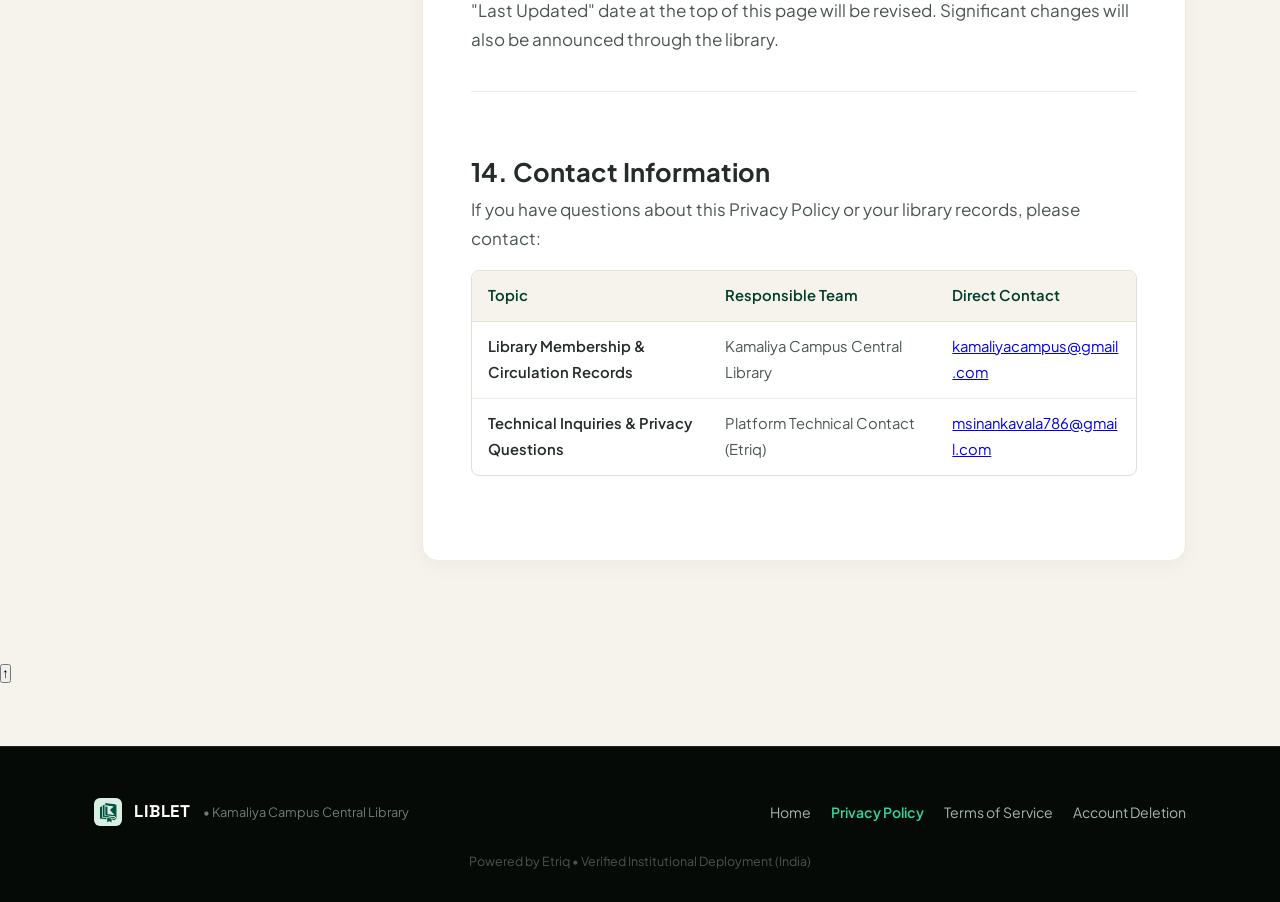
<file: privacy-policy/index.html>
<!DOCTYPE html>
<html lang="en">
<head>
  <meta charset="UTF-8">
  <meta name="viewport" content="width=device-width, initial-scale=1.0">
  <title>Privacy Policy — Liblet Campus Library Platform</title>
  <meta name="description" content="Official Privacy Policy for Liblet, the digital library management platform developed for college libraries. Clear information on data protection, member accounts, and library records.">
  <link rel="canonical" href="https://liblet.etriq.online/privacy-policy/">
  
  <meta property="og:title" content="Privacy Policy — Liblet">
  <meta property="og:description" content="Clear, transparent information on how member information, library circulation records, and notification identifiers are handled in Liblet.">
  <meta property="og:type" content="website">
  <meta property="og:url" content="https://liblet.etriq.online/privacy-policy/">
  <meta property="og:image" content="../assets/libby_logo.png">

  <!-- Favicon / Web Tab Icon -->
  <link rel="icon" type="image/png" href="../assets/libby_logo.png">
  <link rel="apple-touch-icon" href="../assets/libby_logo.png">

  <!-- Typography: Space Grotesk (Headings) + Plus Jakarta Sans (Body) -->
  <link rel="preconnect" href="https://fonts.googleapis.com">
  <link rel="preconnect" href="https://fonts.gstatic.com" crossorigin>
  <link href="https://fonts.googleapis.com/css2?family=Plus+Jakarta+Sans:ital,wght@0,300;0,400;0,500;0,600;0,700;0,800;1,400&family=Space+Grotesk:wght@500;600;700&display=swap" rel="stylesheet">
  
  <link rel="stylesheet" href="../policy.css">
</head>
<body>
  <!-- Accessible Skip Link -->
  <a href="#main-content" class="skip-link">Skip to main content</a>

  <!-- Header -->
  <header class="site-header">
    <div class="header-container">
      <a href="../index.html" class="brand-group" aria-label="Liblet Home">
        <img src="../assets/libby_logo.png" alt="Liblet Logo" class="brand-logo-img" width="36" height="36">
        <div class="brand-text-block">
          <span class="brand-title">Liblet</span>
          <span class="brand-subtitle">Campus Library</span>
        </div>
      </a>
      <nav class="header-nav" id="primary-navigation" aria-label="Primary navigation">
        <a href="../index.html" class="nav-link">Home</a>
        <a href="../terms-of-service/" class="nav-link">Terms of Service</a>
        <a href="../account-deletion/" class="nav-link">Account Deletion</a>
        <span class="badge-tag">Official Policy</span>
      </nav>
      <button class="mobile-menu-toggle" type="button" aria-label="Open navigation menu" aria-controls="primary-navigation" aria-expanded="false">
        <span class="menu-icon" aria-hidden="true"><span></span><span></span><span></span></span>
      </button>
    </div>
  </header>

  <!-- Page Wrapper -->
  <div class="page-wrapper">
    <!-- Hero Banner -->
    <header class="policy-hero">
      <div class="hero-context">
        <span class="hero-context-badge">LIBLET / LEGAL</span>
        <span class="hero-context-meta">Kamaliya Campus Central Library</span>
      </div>
      <h1 class="policy-title">Privacy, clearly.</h1>
      <p class="hero-lead">
        This Privacy Policy explains how Liblet collects, uses, and safeguards information for students, faculty, and library staff. Our practices reflect the actual account model and services provided by your campus library.
      </p>
      <div class="policy-dates">
        <div class="date-item">
          <span class="date-label">Effective Date</span>
          <span class="date-value">October 26, 2026</span>
        </div>
        <div class="date-item">
          <span class="date-label">Last Updated</span>
          <span class="date-value">October 26, 2026</span>
        </div>
        <div class="date-item">
          <span class="date-label">Jurisdiction</span>
          <span class="date-value">India</span>
        </div>
      </div>
    </header>

    <!-- Content Grid with Sticky Sidebar -->
    <div class="layout-grid">
      <!-- Left: Table of Contents -->
      <aside class="toc-sidebar" aria-label="Table of Contents">
        <div class="toc-wrapper">
          <h2 class="toc-heading">Contents</h2>
          <nav>
            <ul class="toc-list">
              <li><a href="#introduction" class="toc-link">1. Introduction & Overview</a></li>
              <li><a href="#scope" class="toc-link">2. Scope of this Policy</a></li>
              <li><a href="#information-we-collect" class="toc-link">3. Information We Collect</a></li>
              <li><a href="#how-we-use-information" class="toc-link">4. How We Use Information</a></li>
              <li><a href="#account-provisioning" class="toc-link">5. Account Creation & Access</a></li>
              <li><a href="#service-providers" class="toc-link">6. Supporting Infrastructure</a></li>
              <li><a href="#data-sharing" class="toc-link">7. Information Sharing</a></li>
              <li><a href="#security-safeguards" class="toc-link">8. Security Safeguards</a></li>
              <li><a href="#data-retention" class="toc-link">9. Data Retention Practices</a></li>
              <li><a href="#account-closure-deletion" class="toc-link">10. Deletion & Account Closure</a></li>
              <li><a href="#user-rights" class="toc-link">11. Your Rights & Options</a></li>
              <li><a href="#children-privacy" class="toc-link">12. Age Eligibility</a></li>
              <li><a href="#policy-updates" class="toc-link">13. Policy Updates</a></li>
              <li><a href="#contact" class="toc-link">14. Contact Information</a></li>
            </ul>
          </nav>
          <div class="toc-contact-card">
            <span class="card-eyebrow">Direct Inquiries</span>
            <p>Questions regarding your library records or privacy practices?</p>
            <a href="mailto:kamaliyacampus@gmail.com" class="card-link">kamaliyacampus@gmail.com</a>
          </div>
        </div>
      </aside>

      <!-- Right: Main Legal Text -->
      <main id="main-content" class="policy-main">

        <!-- 1. Introduction -->
        <section id="introduction" class="policy-section">
          <h2>1. Introduction & Overview</h2>
          <p>
            <strong>Liblet</strong> is a digital library companion application designed for college libraries, their enrolled students, faculty members, and library staff. Liblet helps you discover physical books in the campus collection, keep track of active borrowings, reserve books that are currently checked out, and show your digital library card at the circulation desk.
          </p>
          <p>
            The library service is operated by <strong>Kamaliya Campus Central Library</strong> in India. The application platform was engineered by <strong>Etriq</strong>.
          </p>
          <p>
            Kamaliya Campus Central Library manages member eligibility and library records, while Etriq provides technical platform support.
          </p>
        </section>

        <!-- 2. Scope -->
        <section id="scope" class="policy-section">
          <h2>2. Scope of this Policy</h2>
          <p>
            This Privacy Policy applies to:
          </p>
          <ul>
            <li>The <strong>Liblet mobile application</strong> (available on Android).</li>
            <li>The <strong>Liblet administrative portal</strong> used by campus circulation librarians.</li>
            <li>The <strong>Liblet website and information pages</strong> hosted under this domain.</li>
          </ul>
          <p>
            This policy does not cover independent university websites, external learning portals, book publisher websites, or other third-party services that you may visit through external links.
          </p>
        </section>

        <!-- 3. Information We Collect -->
        <section id="information-we-collect" class="policy-section">
          <h2>3. Information We Collect</h2>
          <p>
            Liblet only collects information that is necessary for library membership, book circulation, and library operations. We do not track your browsing across other apps, display advertisements, or sell your personal details.
          </p>

          <h3>A. Account and Profile Information</h3>
          <p>
            Your library account is set up directly by an authorized library administrator. The following profile details are kept in your account:
          </p>
          <ul>
            <li><strong>Full Name:</strong> Displayed on your digital library card and printed or digital checkout slips.</li>
            <li><strong>Library Identification Number:</strong> Your unique campus library card code (for example, <code>LIB-STU-0042</code> or <code>LIB-FAC-0019</code>). This is also your primary username to sign in to the app.</li>
            <li><strong>Campus Role:</strong> Whether you are a student, faculty member, or library staff member. This determines your book borrowing limits and loan periods.</li>
            <li><strong>Department & Academic Batch:</strong> Your academic course and year, used to organize student records and verify library clearance before graduation.</li>
            <li><strong>Account Status:</strong> Whether your library card is active or temporarily deactivated by library staff.</li>
          </ul>
          <p>
            <strong>Note on Email Addresses:</strong> Liblet does not collect, require, or use personal member email addresses for authentication, account login, password resets, or mandatory library notifications. You sign in using your Library ID and a secure password assigned by your campus library.
          </p>

          <h3>B. Library Circulation and Borrowing Records</h3>
          <p>To keep track of physical library books, Liblet records:</p>
          <ul>
            <li><strong>Borrowed Books:</strong> The specific copy accession number, book title, checkout date, due date, return date, and condition notes recorded during returns.</li>
            <li><strong>Active Quotas:</strong> The number of books you currently have checked out, helping ensure borrowing stays within campus guidelines (up to 2 books for students, and flexible academic research borrowing for faculty).</li>
            <li><strong>Book Reservations:</strong> Requests you place for physical books currently on loan, the date you placed the hold, your position in line, and the deadline to pick up the book once it is returned.</li>
            <li><strong>Charges & Clearance Records:</strong> Any replacement charges or fees assessed for damaged or lost books, whether they have been paid or waived by library staff, and formal clearance records confirming you have returned all library property before graduation.</li>
          </ul>

          <h3>C. App Notifications</h3>
          <p>
            If you choose to allow notifications on your device, Liblet uses a secure device notification identifier to deliver helpful library alerts directly to your phone. These include:
          </p>
          <ul>
            <li>Reminders when a borrowed book is due soon or overdue.</li>
            <li>Notices when a reserved book is checked in and ready for you to pick up at the desk.</li>
            <li>Important library announcements regarding opening hours and scheduled closures.</li>
          </ul>
          <p>
            When you sign out of the mobile app, this device notification registration is removed or disabled on supported devices. You can also turn off notification alerts at any time in your device settings or within the app profile.
          </p>

          <h3>D. Camera & Barcode Scanning</h3>
          <p>
            The mobile app may ask for camera permission on your device for one specific task:
          </p>
          <ul>
            <li>Allowing librarians to scan digital QR library passes or physical book barcodes at the circulation desk.</li>
          </ul>
          <p>
            <strong>All barcode scanning happens instantly on your device.</strong> Liblet never records, uploads, streams, or saves camera photos or video footage to any server.
          </p>

          <h3>E. What Liblet Does NOT Collect</h3>
          <div class="callout callout-verified">
            <div class="callout-title">Privacy Commitments</div>
            <ul>
              <li><strong>No Personal Email Collection:</strong> We do not ask for or store your personal email address for membership or login.</li>
              <li><strong>No Advertising:</strong> There are no advertising trackers or marketing SDKs in Liblet.</li>
              <li><strong>No Commercial Analytics:</strong> We do not use third-party user-tracking or profiling tools.</li>
              <li><strong>No Location Tracking:</strong> Liblet never requests, tracks, or records your GPS location.</li>
              <li><strong>No Device Storage Scraping:</strong> Liblet never accesses your personal photo library, contacts, or documents.</li>
            </ul>
          </div>
        </section>

        <!-- 4. How We Use Information -->
        <section id="how-we-use-information" class="policy-section">
          <h2>4. How We Use Information</h2>
          <p>
            We process library information only for legitimate educational and operational purposes. Specifically, your information is used to:
          </p>
          <ul>
            <li><strong>Provide Library Account Access:</strong> Verify your Library ID and password so you can sign in to the app and view your digital library card.</li>
            <li><strong>Show Available Library Resources:</strong> Enable you to search the library catalog, view shelf locations, and check physical book availability.</li>
            <li><strong>Manage Physical Borrowing:</strong> Record checkouts, track due dates, handle digital renewals, and confirm returns when books are brought back to the desk.</li>
            <li><strong>Operate Book Reservations:</strong> Manage the order in which members receive high-demand books and notify you when a reserved title is ready for pickup.</li>
            <li><strong>Handle Charges & Clearance:</strong> Maintain accurate records of settled or waived replacement charges, and confirm graduation clearance with the college registrar.</li>
            <li><strong>Send Relevant App Alerts:</strong> Deliver due-date reminders and pickup notifications when you have permitted notifications on your device.</li>
            <li><strong>Support Library Operations:</strong> Help authorized librarians assist students, organize circulation sessions, and protect physical library materials.</li>
            <li><strong>Maintain System Security:</strong> Protect your account, prevent unauthorized access, and ensure library records remain accurate and intact.</li>
          </ul>
          <p>We do not use your information for commercial marketing, automated credit profiling, or training public artificial intelligence models.</p>
        </section>

        <!-- 5. Account Creation and Access -->
        <section id="account-provisioning" class="policy-section">
          <h2>5. Account Creation & Institutional Access</h2>
          <p>
            <strong>Your library account is created and managed by an authorized library administrator.</strong> You cannot create an account yourself on the public internet.
          </p>
          <ul>
            <li><strong>Receiving Your Credentials:</strong> New students and faculty receive their initial Library ID and default password directly from the campus library desk upon enrollment or appointment.</li>
            <li><strong>Protecting Your Account:</strong> You are responsible for keeping your password private. Do not share your sign-in details or let others use your digital library card.</li>
            <li><strong>Correcting Mistakes:</strong> If your name, department, or student ID contains an error, please visit the library desk or contact the library team at <a href="mailto:kamaliyacampus@gmail.com">kamaliyacampus@gmail.com</a> to have it updated.</li>
          </ul>
        </section>

        <!-- 6. Service Providers -->
        <section id="service-providers" class="policy-section">
          <h2>6. Supporting Infrastructure & Service Providers</h2>
          <p>Liblet relies on established technology providers to keep library services reliable and secure:</p>
          <ul>
            <li>
              <strong>Supabase:</strong> Houses the secure cloud database and account authentication infrastructure.
            </li>
            <li>
              <strong>Firebase Cloud Messaging (Google LLC):</strong> Delivers encrypted app notifications to your Android device when enabled.
            </li>
            <li>
              <strong>Cloudflare:</strong> Provides web content delivery, DDoS protection, and secure connection routing for the website and network connectivity checks.
            </li>
          </ul>
          <p>We do not sell, rent, or trade your personal information to any third party.</p>
        </section>

        <!-- 7. Data Sharing -->
        <section id="data-sharing" class="policy-section">
          <h2>7. Information Sharing & Disclosure</h2>
          <p>Access to library records is carefully limited:</p>
          <ul>
            <li><strong>Authorized Librarians:</strong> Circulation staff have permissions to look up member profiles, check active loans, accept returned books, and manage reserve queues.</li>
            <li><strong>Individual Members:</strong> When you log in, the app is designed to show only your own personal borrowing history, active loans, and notifications.</li>
            <li><strong>College Registrar:</strong> Graduation clearance confirmations may be shared with campus academic administration to certify that you have returned all library books and cleared outstanding dues.</li>
            <li><strong>Legal Requirements:</strong> We disclose records only if required by a valid legal process, court order, or applicable Indian law.</li>
          </ul>
        </section>

        <!-- 8. Security Safeguards -->
        <section id="security-safeguards" class="policy-section">
          <h2>8. Security Safeguards</h2>
          <p>We use multiple layers of protection to keep your library records safe:</p>
          <ul>
            <li><strong>Access Restrictions:</strong> The database enforces strict access controls so members can only view their own information, while administrative actions require authorized staff permissions.</li>
            <li><strong>Encrypted Connections:</strong> All communication between the Liblet app and cloud services is encrypted using HTTPS and TLS.</li>
            <li><strong>Password Protection:</strong> Passwords are cryptographically hashed and are never stored in plain readable text.</li>
            <li><strong>Accountability Records:</strong> Key administrative actions (such as checking out books, processing returns, and issuing fee waivers) are logged to ensure library records remain transparent and reliable.</li>
          </ul>
          <p><em>While we maintain robust security measures, no digital service can guarantee complete protection against all unforeseen risks.</em></p>
        </section>

        <!-- 9. Data Retention -->
        <section id="data-retention" class="policy-section">
          <h2>9. Data Retention Practices</h2>
          <p>
            Kamaliya Campus Central Library has adopted a policy of indefinite retention for historical circulation records, institutional audit logs, and financial settlement histories to support long-term academic accreditation, institutional auditing, and degree verification. This practice is carried out under the institution's stated policy and is subject to applicable Indian law.
          </p>
          <p>Retention practices by category are:</p>
          <ul>
            <li><strong>Active Profile Details:</strong> Retained while you are an enrolled student or active faculty member at the college, and archived following graduation or formal departure.</li>
            <li><strong>Active Loans & Reservations:</strong> Retained in active circulation until the physical book is returned to the desk or the reservation is fulfilled, expired, or cancelled.</li>
            <li><strong>Historical Circulation & Fee Records:</strong> Past loan histories, return timestamps, and fee payment/waiver records are retained indefinitely as official campus institutional archives, subject to applicable regulatory and privacy requirements.</li>
            <li><strong>Device Notification Identifiers:</strong> Kept while your device receives alerts, and refreshed or disabled when you sign out or update your settings.</li>
          </ul>
        </section>

        <!-- 10. Account Closure & Deletion -->
        <section id="account-closure-deletion" class="policy-section">
          <h2>10. Account Closure & Data Deletion Requests</h2>
          <p>
            Because Liblet accounts are tied to academic enrollment and physical library custody, one-click self-service account deletion is not available inside the app while you are enrolled.
          </p>

          <h3>A. Review and Outstanding Obligations</h3>
          <p>
            Before an account can be closed and deleted, outstanding borrowed books, unpaid replacement charges, and active reservations must be resolved:
          </p>
          <ul>
            <li>All borrowed books must be physically returned to the library circulation desk.</li>
            <li>Any outstanding replacement charges or library fines must be settled or formally waived.</li>
            <li>Any pending or ready book reservations must be cancelled.</li>
          </ul>
          <p>
            If any of these remain open, account deletion may be delayed while staff review and resolve the outstanding custody issue. Valid legal deletion requests will not be blocked indefinitely, and members will be notified of the specific steps required to resolve open items under applicable law.
          </p>

          <h3>B. Submitting an Account Deletion Request</h3>
          <p>
            Graduated students, departing faculty, or members wishing to delete their library account may submit a deletion request by email without requiring access to the mobile app:
          </p>
          <ul>
            <li><strong>Library Circulation Desk:</strong> <a href="mailto:kamaliyacampus@gmail.com?subject=Account%20Deletion%20Request">kamaliyacampus@gmail.com</a></li>
            <li><strong>Technical Privacy Team:</strong> <a href="mailto:msinankavala786@gmail.com?subject=Account%20Deletion%20Request">msinankavala786@gmail.com</a></li>
          </ul>
          <p>
            You can also review instructions on our public <a href="../account-deletion/" style="color:var(--color-primary-green); font-weight:600; text-decoration:underline;">Account Deletion Page</a>. Please include your Library ID and full name with your request so staff can identify your account.
          </p>

          <h3>C. What Data is Deleted vs. Retained</h3>
          <p>When an eligible account deletion is carried out by library administration:</p>
          <ul>
            <li><strong>Permanently Deleted:</strong> Your app login credentials, personal profile details (name, department, batch), notification identifiers, and in-app message history are permanently removed.</li>
            <li><strong>Retained for Institutional Records:</strong> Historical borrowing records and settled fee receipts may be kept in institutional archives where required for academic audits, graduation verification, or financial accounting under the institution's stated policy and applicable Indian law.</li>
          </ul>
        </section>

        <!-- 11. User Rights -->
        <section id="user-rights" class="policy-section">
          <h2>11. Your Rights & Options</h2>
          <p>As a library member, you have the right to:</p>
          <ul>
            <li><strong>Review Your Information:</strong> View your active checkouts, borrowing history, hold requests, and notifications at any time inside the app.</li>
            <li><strong>Request Corrections:</strong> Ask the library team to fix any inaccuracies in your name, department, or student ID.</li>
            <li><strong>Manage Notifications:</strong> Turn push notifications on or off in your profile settings or device preferences.</li>
            <li><strong>Request Account Deletion:</strong> Submit an account deletion request through our designated email pathways without needing active app access.</li>
            <li><strong>Ask Questions:</strong> Request information about how your library records are handled by speaking with library staff.</li>
          </ul>
        </section>

        <!-- 12. Children's Privacy -->
        <section id="children-privacy" class="policy-section">
          <h2>12. Age Eligibility</h2>
          <p>
            Liblet is built for college libraries and higher education institutions. The platform is designed for enrolled undergraduate students, postgraduate students, faculty members, and adult staff.
          </p>
          <p>
            We do not knowingly register individuals under the age of 13. Any student participating in a special campus program must be enrolled through their sponsoring academic institution.
          </p>
        </section>

        <!-- 13. Changes -->
        <section id="policy-updates" class="policy-section">
          <h2>13. Changes to this Policy</h2>
          <p>
            We may update this Privacy Policy from time to time to reflect improvements to the app, changes in library procedures, or legal requirements. When updates occur, the "Last Updated" date at the top of this page will be revised. Significant changes will also be announced through the library.
          </p>
        </section>

        <!-- 14. Contact -->
        <section id="contact" class="policy-section">
          <h2>14. Contact Information</h2>
          <p>If you have questions about this Privacy Policy or your library records, please contact:</p>
          
          <div class="data-table-wrapper" style="margin-top: 16px;">
            <table class="data-table">
              <thead>
                <tr>
                  <th>Topic</th>
                  <th>Responsible Team</th>
                  <th>Direct Contact</th>
                </tr>
              </thead>
              <tbody>
                <tr>
                  <td><strong>Library Membership & Circulation Records</strong></td>
                  <td>Kamaliya Campus Central Library</td>
                  <td><a href="mailto:kamaliyacampus@gmail.com">kamaliyacampus@gmail.com</a></td>
                </tr>
                <tr>
                  <td><strong>Technical Inquiries & Privacy Questions</strong></td>
                  <td>Platform Technical Contact (Etriq)</td>
                  <td><a href="mailto:msinankavala786@gmail.com">msinankavala786@gmail.com</a></td>
                </tr>
              </tbody>
            </table>
          </div>
        </section>

      </main>
    </div>
  </div>

  <!-- Back to Top Button -->
  <button id="back-to-top" class="back-to-top-btn" aria-label="Back to top">↑</button>

  <!-- Shared Footer -->
  <footer class="site-footer" style="background: #050A07; border-top: 1px solid rgba(217,239,228,0.12); padding: 50px 0 30px; margin-top: 60px;">
    <div style="max-width: 1140px; margin: 0 auto; padding: 0 24px; display: flex; justify-content: space-between; align-items: center; flex-wrap: wrap; gap: 20px;">
      <div style="display: flex; align-items: center; gap: 12px;">
        <img src="../assets/libby_logo.png" alt="Liblet" width="28" height="28" style="background:#D9EFE4; border-radius:6px; padding:2px;">
        <span style="font-family:'Space Grotesk',sans-serif; font-weight:800; color:#FFFFFF; letter-spacing:0.05em;">LIBLET</span>
        <span style="font-size:0.8rem; color:#6B7F74;">• Kamaliya Campus Central Library</span>
      </div>
      <div style="display: flex; gap: 20px; font-size: 0.88rem; flex-wrap: wrap;">
        <a href="../index.html" style="color:#A3B8AD; text-decoration:none;">Home</a>
        <a href="index.html" style="color:#34D399; text-decoration:none; font-weight:600;">Privacy Policy</a>
        <a href="../terms-of-service/" style="color:#A3B8AD; text-decoration:none;">Terms of Service</a>
        <a href="../account-deletion/" style="color:#A3B8AD; text-decoration:none;">Account Deletion</a>
      </div>
    </div>
    <div style="max-width: 1140px; margin: 24px auto 0; padding: 0 24px; font-size: 0.78rem; color: #4A5550; text-align: center;">
      Powered by Etriq • Verified Institutional Deployment (India)
    </div>
  </footer>

  <script src="../policy.js"></script>
</body>
</html>
</file>
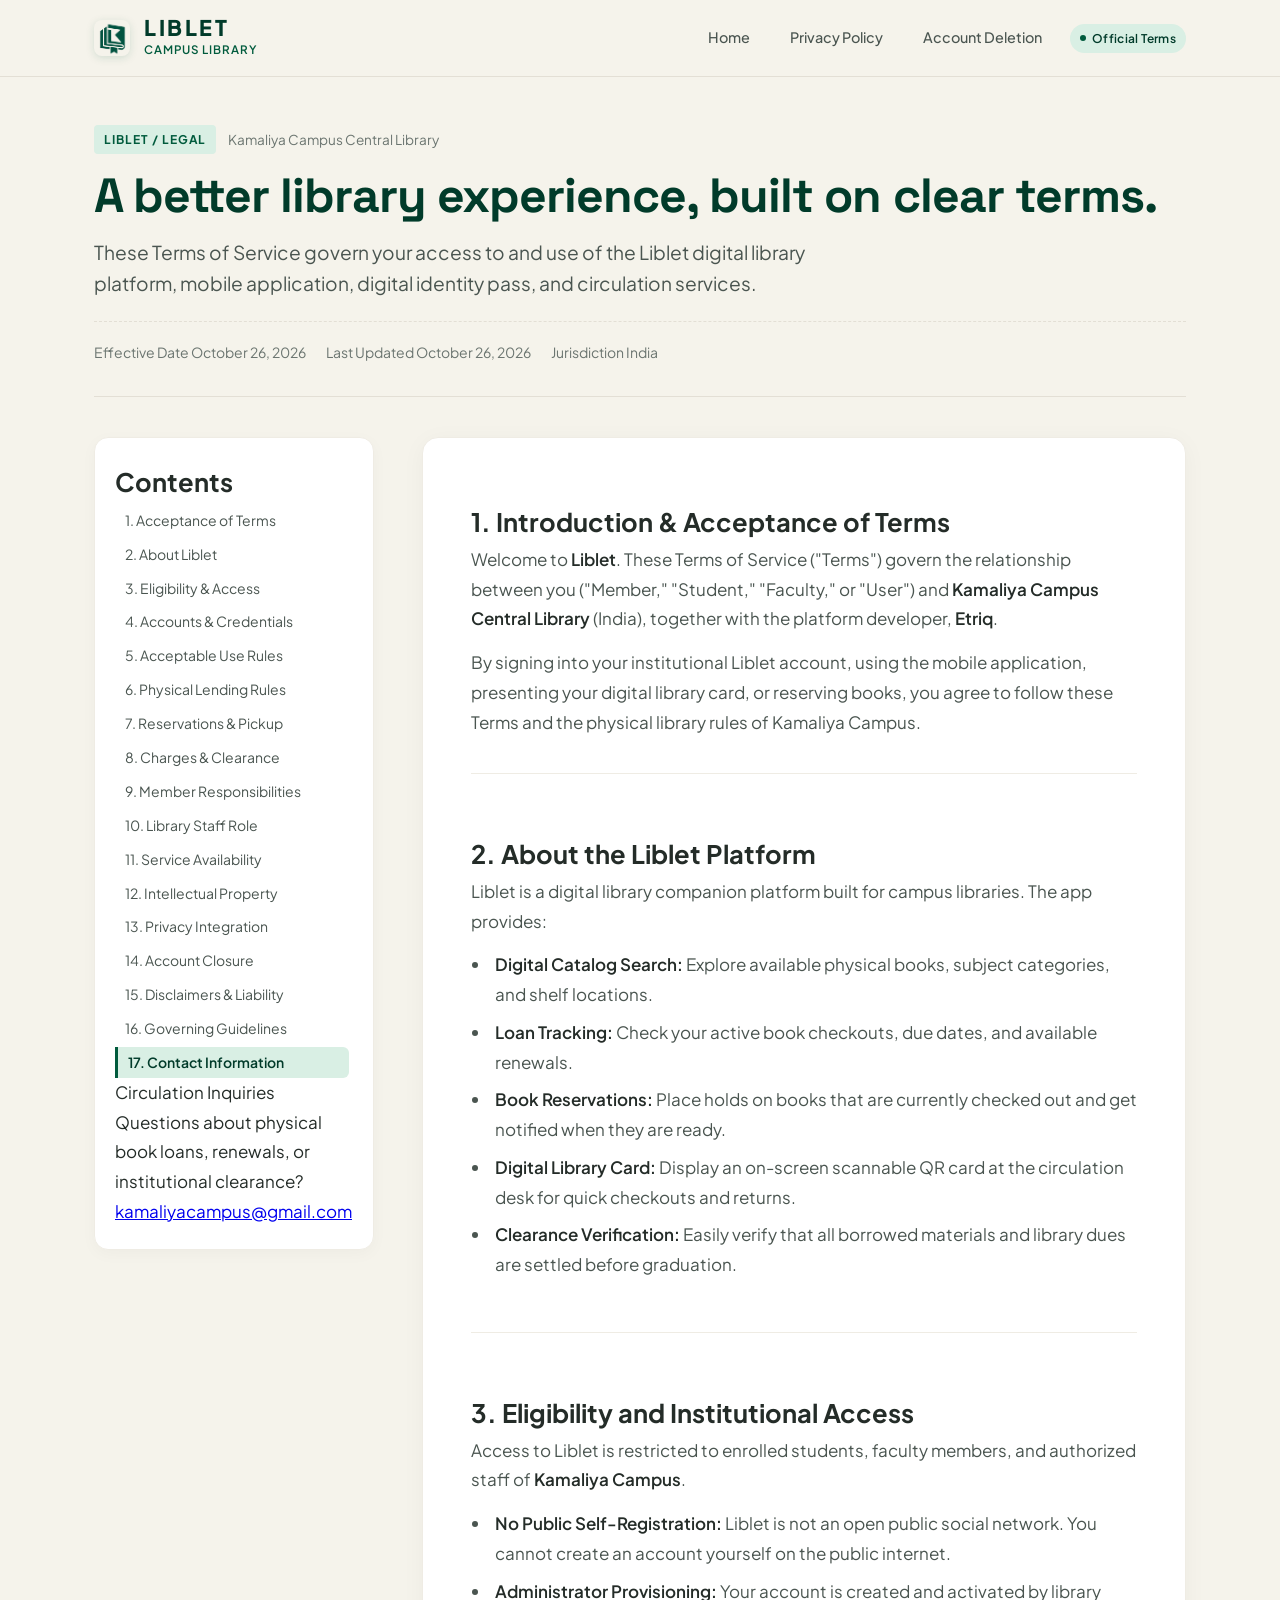
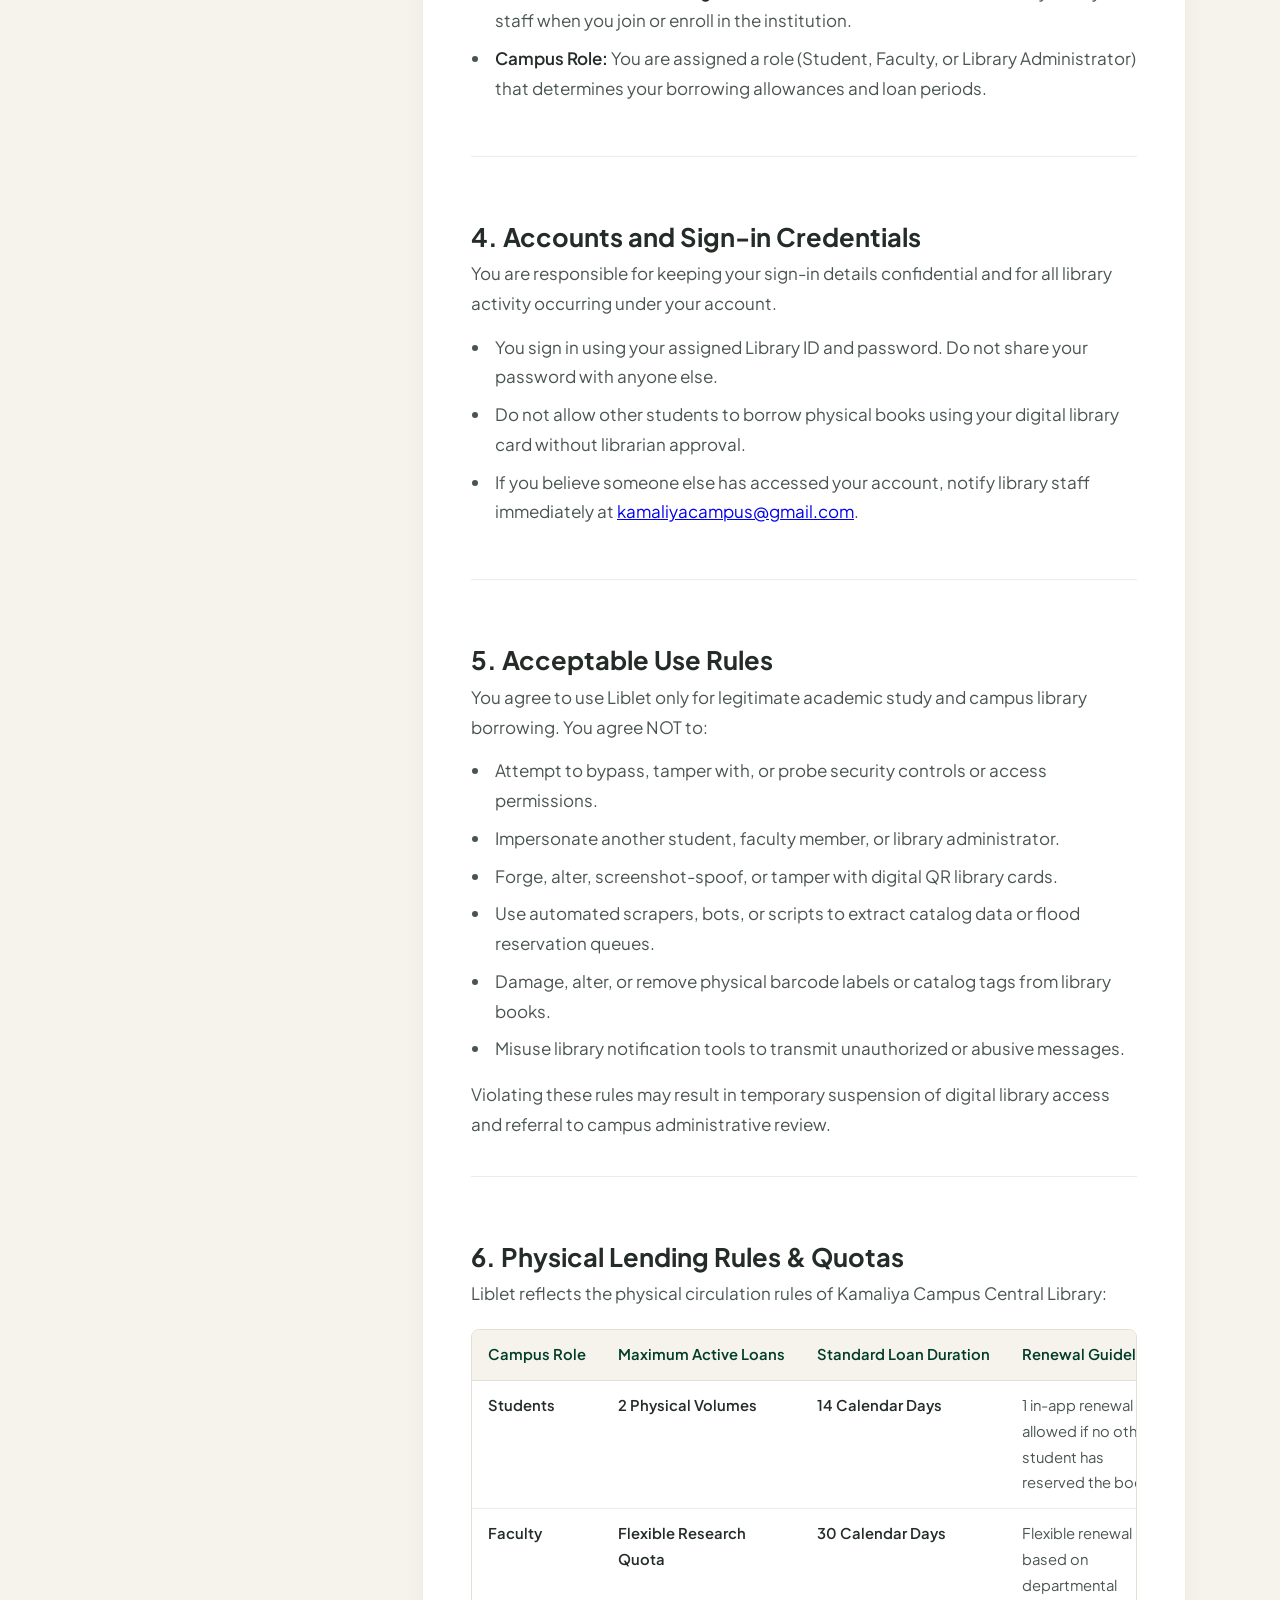
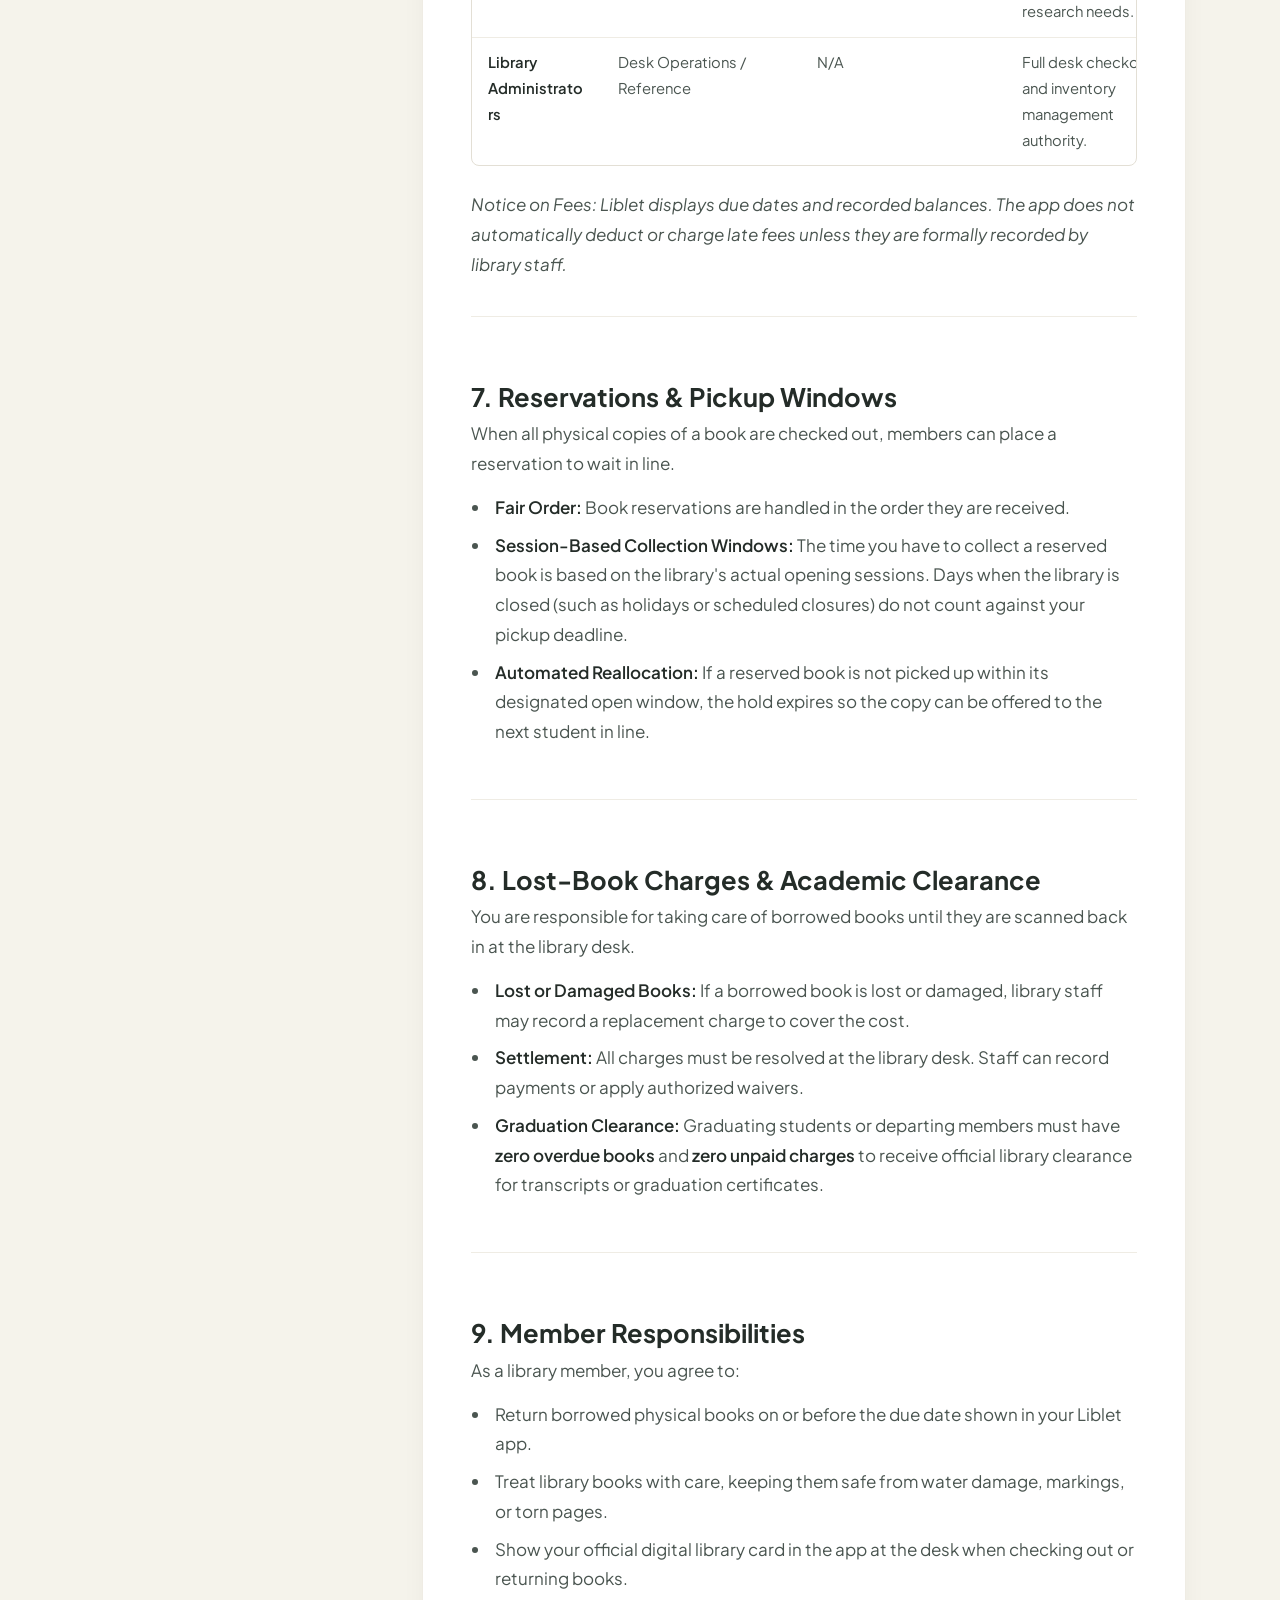
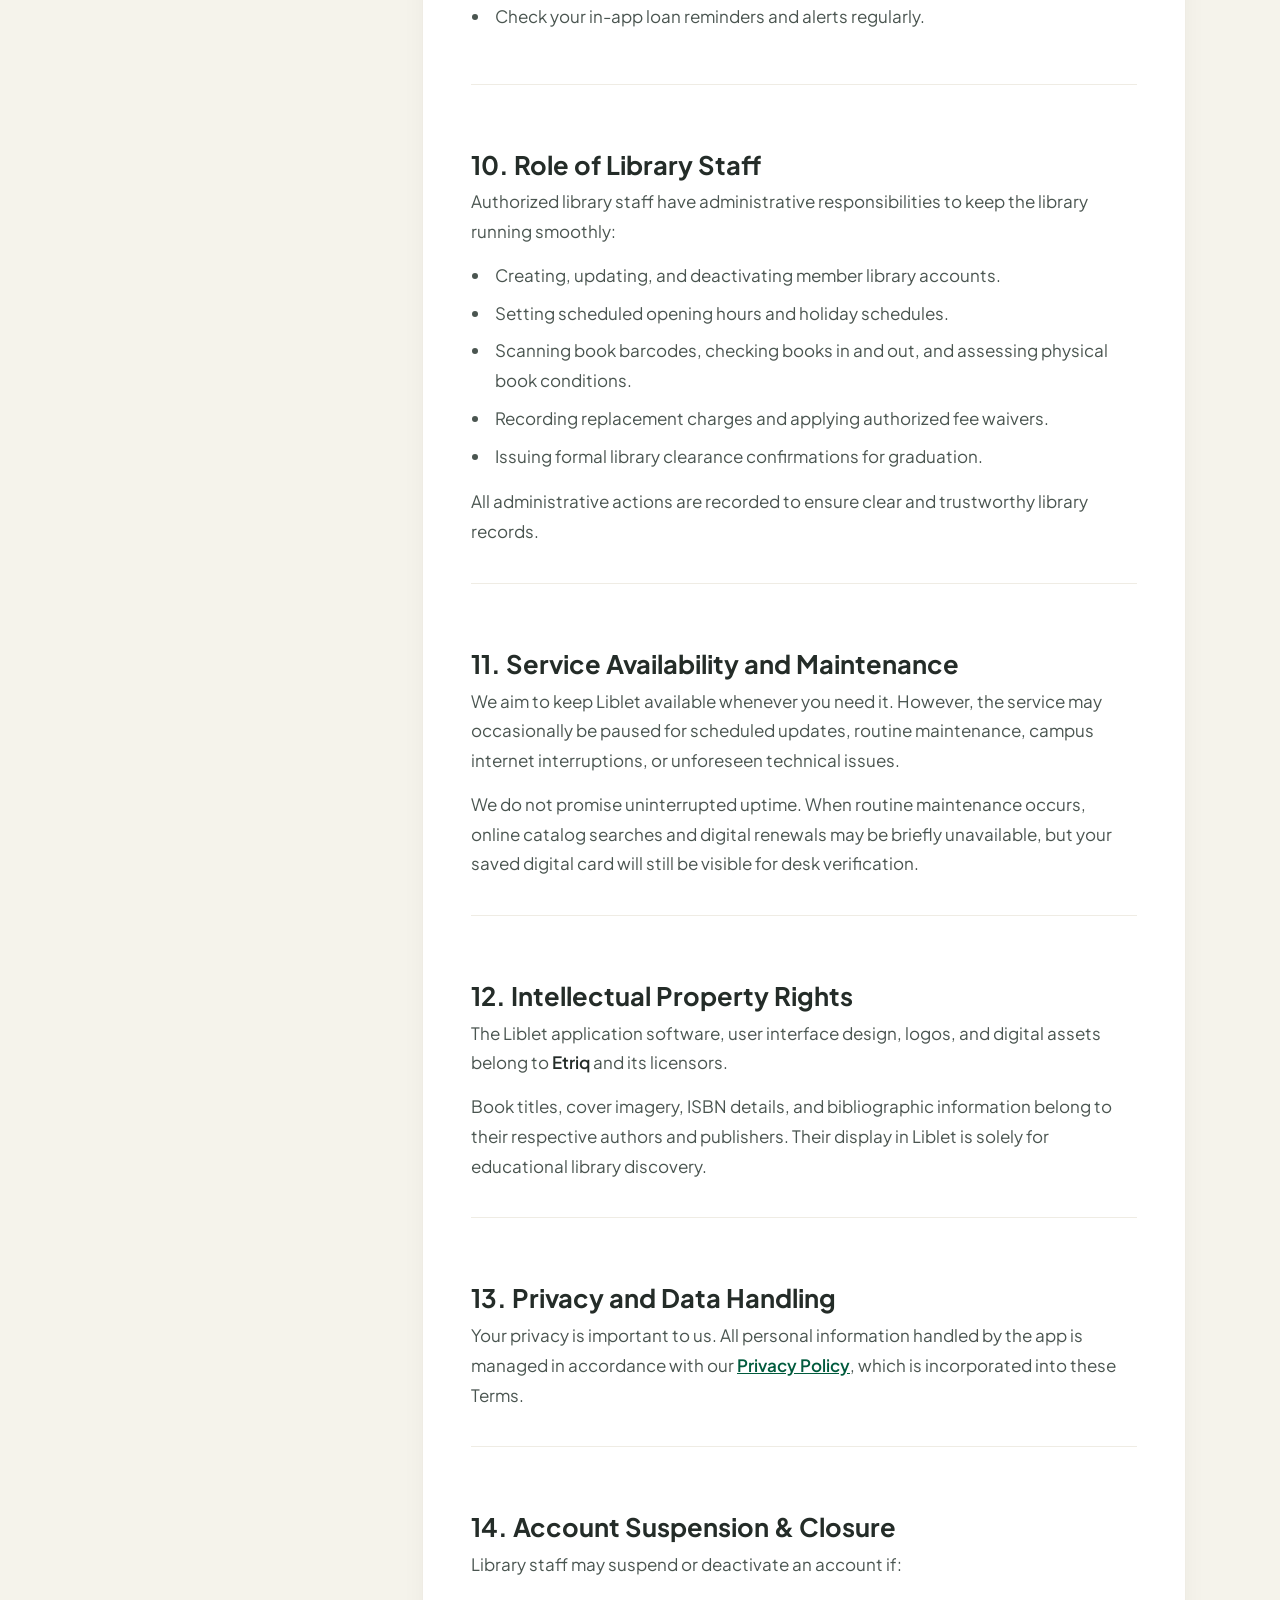
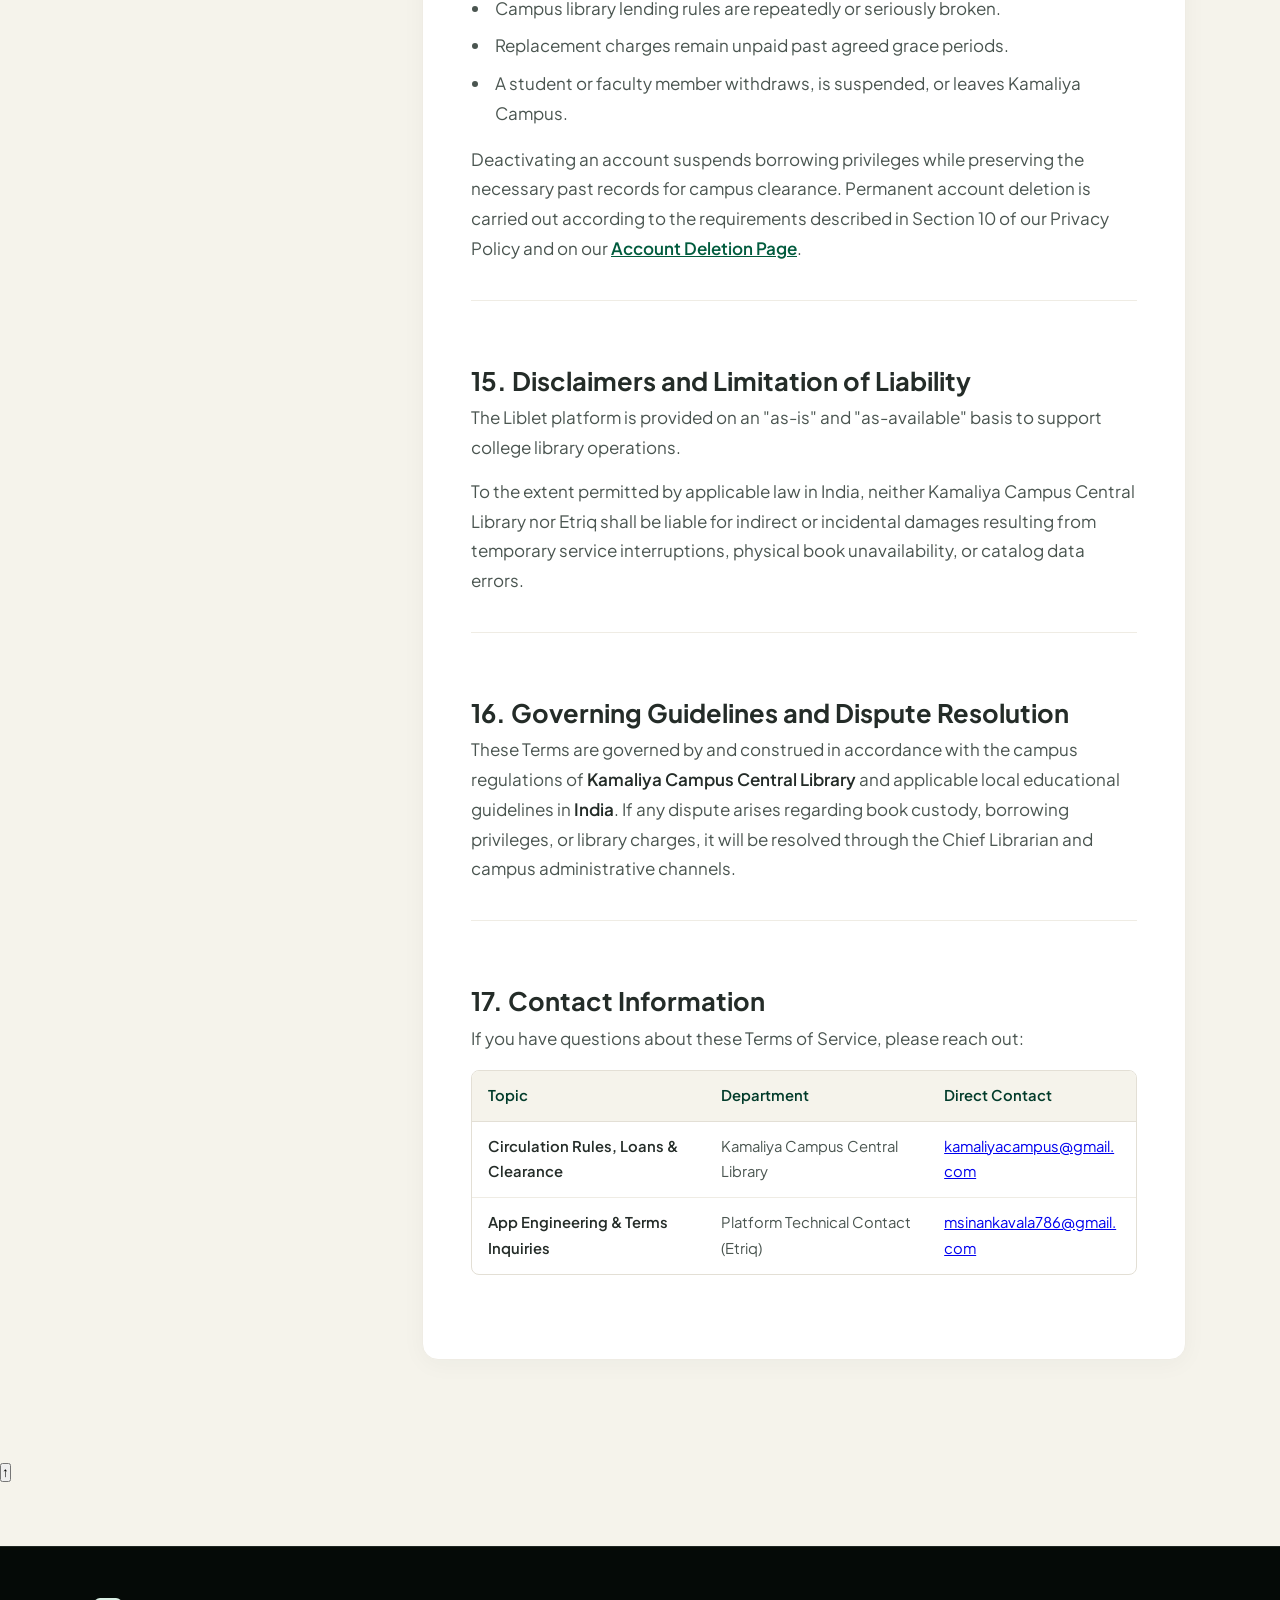
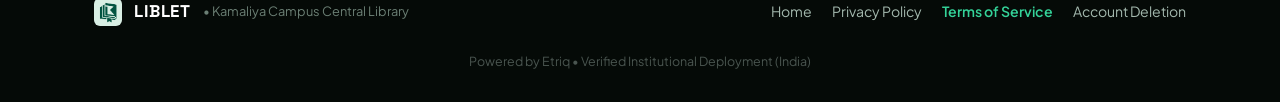
<file: terms-of-service/index.html>
<!DOCTYPE html>
<html lang="en">
<head>
  <meta charset="UTF-8">
  <meta name="viewport" content="width=device-width, initial-scale=1.0">
  <title>Terms of Service — Liblet Campus Library Platform</title>
  <meta name="description" content="Official Terms of Service for Liblet, the digital library management platform for college libraries. Learn about member rights, borrowing guidelines, physical lending rules, and library governance.">
  <link rel="canonical" href="https://liblet.etriq.online/terms-of-service/">
  
  <meta property="og:title" content="Terms of Service — Liblet">
  <meta property="og:description" content="Official borrowing rules, book quota guidelines, digital library pass terms, and service guidelines for Liblet at Kamaliya Campus Central Library.">
  <meta property="og:type" content="website">
  <meta property="og:url" content="https://liblet.etriq.online/terms-of-service/">
  <meta property="og:image" content="../assets/libby_logo.png">

  <!-- Favicon / Web Tab Icon -->
  <link rel="icon" type="image/png" href="../assets/libby_logo.png">
  <link rel="apple-touch-icon" href="../assets/libby_logo.png">

  <!-- Typography: Space Grotesk (Headings) + Plus Jakarta Sans (Body) -->
  <link rel="preconnect" href="https://fonts.googleapis.com">
  <link rel="preconnect" href="https://fonts.gstatic.com" crossorigin>
  <link href="https://fonts.googleapis.com/css2?family=Plus+Jakarta+Sans:ital,wght@0,300;0,400;0,500;0,600;0,700;0,800;1,400&family=Space+Grotesk:wght@500;600;700&display=swap" rel="stylesheet">
  
  <link rel="stylesheet" href="../policy.css">
</head>
<body>
  <!-- Accessible Skip Link -->
  <a href="#main-content" class="skip-link">Skip to main content</a>

  <!-- Header -->
  <header class="site-header">
    <div class="header-container">
      <a href="../index.html" class="brand-group" aria-label="Liblet Home">
        <img src="../assets/libby_logo.png" alt="Liblet Logo" class="brand-logo-img" width="36" height="36">
        <div class="brand-text-block">
          <span class="brand-title">Liblet</span>
          <span class="brand-subtitle">Campus Library</span>
        </div>
      </a>
      <nav class="header-nav" id="primary-navigation" aria-label="Primary navigation">
        <a href="../index.html" class="nav-link">Home</a>
        <a href="../privacy-policy/" class="nav-link">Privacy Policy</a>
        <a href="../account-deletion/" class="nav-link">Account Deletion</a>
        <span class="badge-tag">Official Terms</span>
      </nav>
      <button class="mobile-menu-toggle" type="button" aria-label="Open navigation menu" aria-controls="primary-navigation" aria-expanded="false">
        <span class="menu-icon" aria-hidden="true"><span></span><span></span><span></span></span>
      </button>
    </div>
  </header>

  <!-- Page Wrapper -->
  <div class="page-wrapper">
    <!-- Hero Banner -->
    <header class="policy-hero">
      <div class="hero-context">
        <span class="hero-context-badge">LIBLET / LEGAL</span>
        <span class="hero-context-meta">Kamaliya Campus Central Library</span>
      </div>
      <h1 class="policy-title">A better library experience, built on clear terms.</h1>
      <p class="hero-lead">
        These Terms of Service govern your access to and use of the Liblet digital library platform, mobile application, digital identity pass, and circulation services.
      </p>
      <div class="policy-dates">
        <div class="date-item">
          <span class="date-label">Effective Date</span>
          <span class="date-value">October 26, 2026</span>
        </div>
        <div class="date-item">
          <span class="date-label">Last Updated</span>
          <span class="date-value">October 26, 2026</span>
        </div>
        <div class="date-item">
          <span class="date-label">Jurisdiction</span>
          <span class="date-value">India</span>
        </div>
      </div>
    </header>

    <!-- Content Grid with Sticky Sidebar -->
    <div class="layout-grid">
      <!-- Left: Table of Contents -->
      <aside class="toc-sidebar" aria-label="Table of Contents">
        <div class="toc-wrapper">
          <h2 class="toc-heading">Contents</h2>
          <nav>
            <ul class="toc-list">
              <li><a href="#acceptance" class="toc-link">1. Acceptance of Terms</a></li>
              <li><a href="#about-libby" class="toc-link">2. About Liblet</a></li>
              <li><a href="#eligibility" class="toc-link">3. Eligibility & Access</a></li>
              <li><a href="#credentials" class="toc-link">4. Accounts & Credentials</a></li>
              <li><a href="#acceptable-use" class="toc-link">5. Acceptable Use Rules</a></li>
              <li><a href="#lending-rules" class="toc-link">6. Physical Lending Rules</a></li>
              <li><a href="#reservations-holds" class="toc-link">7. Reservations & Pickup</a></li>
              <li><a href="#charges-clearance" class="toc-link">8. Charges & Clearance</a></li>
              <li><a href="#member-responsibilities" class="toc-link">9. Member Responsibilities</a></li>
              <li><a href="#admin-governance" class="toc-link">10. Library Staff Role</a></li>
              <li><a href="#availability" class="toc-link">11. Service Availability</a></li>
              <li><a href="#intellectual-property" class="toc-link">12. Intellectual Property</a></li>
              <li><a href="#privacy-reference" class="toc-link">13. Privacy Integration</a></li>
              <li><a href="#suspension-closure" class="toc-link">14. Account Closure</a></li>
              <li><a href="#disclaimers-liability" class="toc-link">15. Disclaimers & Liability</a></li>
              <li><a href="#governing-law" class="toc-link">16. Governing Guidelines</a></li>
              <li><a href="#contact" class="toc-link">17. Contact Information</a></li>
            </ul>
          </nav>
          <div class="toc-contact-card">
            <span class="card-eyebrow">Circulation Inquiries</span>
            <p>Questions about physical book loans, renewals, or institutional clearance?</p>
            <a href="mailto:kamaliyacampus@gmail.com" class="card-link">kamaliyacampus@gmail.com</a>
          </div>
        </div>
      </aside>

      <!-- Right: Main Legal Text -->
      <main id="main-content" class="policy-main">

        <!-- 1. Acceptance -->
        <section id="acceptance" class="policy-section">
          <h2>1. Introduction & Acceptance of Terms</h2>
          <p>
            Welcome to <strong>Liblet</strong>. These Terms of Service ("Terms") govern the relationship between you ("Member," "Student," "Faculty," or "User") and <strong>Kamaliya Campus Central Library</strong> (India), together with the platform developer, <strong>Etriq</strong>.
          </p>
          <p>
            By signing into your institutional Liblet account, using the mobile application, presenting your digital library card, or reserving books, you agree to follow these Terms and the physical library rules of Kamaliya Campus.
          </p>
        </section>

        <!-- 2. About Liblet -->
        <section id="about-libby" class="policy-section">
          <h2>2. About the Liblet Platform</h2>
          <p>
            Liblet is a digital library companion platform built for campus libraries. The app provides:
          </p>
          <ul>
            <li><strong>Digital Catalog Search:</strong> Explore available physical books, subject categories, and shelf locations.</li>
            <li><strong>Loan Tracking:</strong> Check your active book checkouts, due dates, and available renewals.</li>
            <li><strong>Book Reservations:</strong> Place holds on books that are currently checked out and get notified when they are ready.</li>
            <li><strong>Digital Library Card:</strong> Display an on-screen scannable QR card at the circulation desk for quick checkouts and returns.</li>
            <li><strong>Clearance Verification:</strong> Easily verify that all borrowed materials and library dues are settled before graduation.</li>
          </ul>
        </section>

        <!-- 3. Eligibility -->
        <section id="eligibility" class="policy-section">
          <h2>3. Eligibility and Institutional Access</h2>
          <p>
            Access to Liblet is restricted to enrolled students, faculty members, and authorized staff of <strong>Kamaliya Campus</strong>.
          </p>
          <ul>
            <li><strong>No Public Self-Registration:</strong> Liblet is not an open public social network. You cannot create an account yourself on the public internet.</li>
            <li><strong>Administrator Provisioning:</strong> Your account is created and activated by library staff when you join or enroll in the institution.</li>
            <li><strong>Campus Role:</strong> You are assigned a role (Student, Faculty, or Library Administrator) that determines your borrowing allowances and loan periods.</li>
          </ul>
        </section>

        <!-- 4. Credentials -->
        <section id="credentials" class="policy-section">
          <h2>4. Accounts and Sign-in Credentials</h2>
          <p>
            You are responsible for keeping your sign-in details confidential and for all library activity occurring under your account.
          </p>
          <ul>
            <li>You sign in using your assigned Library ID and password. Do not share your password with anyone else.</li>
            <li>Do not allow other students to borrow physical books using your digital library card without librarian approval.</li>
            <li>If you believe someone else has accessed your account, notify library staff immediately at <a href="mailto:kamaliyacampus@gmail.com">kamaliyacampus@gmail.com</a>.</li>
          </ul>
        </section>

        <!-- 5. Acceptable Use -->
        <section id="acceptable-use" class="policy-section">
          <h2>5. Acceptable Use Rules</h2>
          <p>You agree to use Liblet only for legitimate academic study and campus library borrowing. You agree NOT to:</p>
          <ul>
            <li>Attempt to bypass, tamper with, or probe security controls or access permissions.</li>
            <li>Impersonate another student, faculty member, or library administrator.</li>
            <li>Forge, alter, screenshot-spoof, or tamper with digital QR library cards.</li>
            <li>Use automated scrapers, bots, or scripts to extract catalog data or flood reservation queues.</li>
            <li>Damage, alter, or remove physical barcode labels or catalog tags from library books.</li>
            <li>Misuse library notification tools to transmit unauthorized or abusive messages.</li>
          </ul>
          <p>Violating these rules may result in temporary suspension of digital library access and referral to campus administrative review.</p>
        </section>

        <!-- 6. Physical Lending Rules -->
        <section id="lending-rules" class="policy-section">
          <h2>6. Physical Lending Rules & Quotas</h2>
          <p>
            Liblet reflects the physical circulation rules of Kamaliya Campus Central Library:
          </p>
          <div class="data-table-wrapper">
            <table class="data-table">
              <thead>
                <tr>
                  <th>Campus Role</th>
                  <th>Maximum Active Loans</th>
                  <th>Standard Loan Duration</th>
                  <th>Renewal Guidelines</th>
                </tr>
              </thead>
              <tbody>
                <tr>
                  <td><strong>Students</strong></td>
                  <td><strong>2 Physical Volumes</strong></td>
                  <td><strong>14 Calendar Days</strong></td>
                  <td>1 in-app renewal allowed if no other student has reserved the book.</td>
                </tr>
                <tr>
                  <td><strong>Faculty</strong></td>
                  <td><strong>Flexible Research Quota</strong></td>
                  <td><strong>30 Calendar Days</strong></td>
                  <td>Flexible renewal based on departmental research needs.</td>
                </tr>
                <tr>
                  <td><strong>Library Administrators</strong></td>
                  <td>Desk Operations / Reference</td>
                  <td>N/A</td>
                  <td>Full desk checkout and inventory management authority.</td>
                </tr>
              </tbody>
            </table>
          </div>
          <p>
            <em>Notice on Fees: Liblet displays due dates and recorded balances. The app does not automatically deduct or charge late fees unless they are formally recorded by library staff.</em>
          </p>
        </section>

        <!-- 7. Reservations -->
        <section id="reservations-holds" class="policy-section">
          <h2>7. Reservations & Pickup Windows</h2>
          <p>
            When all physical copies of a book are checked out, members can place a reservation to wait in line.
          </p>
          <ul>
            <li><strong>Fair Order:</strong> Book reservations are handled in the order they are received.</li>
            <li><strong>Session-Based Collection Windows:</strong> The time you have to collect a reserved book is based on the library's actual opening sessions. Days when the library is closed (such as holidays or scheduled closures) do not count against your pickup deadline.</li>
            <li><strong>Automated Reallocation:</strong> If a reserved book is not picked up within its designated open window, the hold expires so the copy can be offered to the next student in line.</li>
          </ul>
        </section>

        <!-- 8. Charges & Clearance -->
        <section id="charges-clearance" class="policy-section">
          <h2>8. Lost-Book Charges & Academic Clearance</h2>
          <p>
            You are responsible for taking care of borrowed books until they are scanned back in at the library desk.
          </p>
          <ul>
            <li><strong>Lost or Damaged Books:</strong> If a borrowed book is lost or damaged, library staff may record a replacement charge to cover the cost.</li>
            <li><strong>Settlement:</strong> All charges must be resolved at the library desk. Staff can record payments or apply authorized waivers.</li>
            <li><strong>Graduation Clearance:</strong> Graduating students or departing members must have <strong>zero overdue books</strong> and <strong>zero unpaid charges</strong> to receive official library clearance for transcripts or graduation certificates.</li>
          </ul>
        </section>

        <!-- 9. Member Responsibilities -->
        <section id="member-responsibilities" class="policy-section">
          <h2>9. Member Responsibilities</h2>
          <p>As a library member, you agree to:</p>
          <ul>
            <li>Return borrowed physical books on or before the due date shown in your Liblet app.</li>
            <li>Treat library books with care, keeping them safe from water damage, markings, or torn pages.</li>
            <li>Show your official digital library card in the app at the desk when checking out or returning books.</li>
            <li>Check your in-app loan reminders and alerts regularly.</li>
          </ul>
        </section>

        <!-- 10. Administrator Authority -->
        <section id="admin-governance" class="policy-section">
          <h2>10. Role of Library Staff</h2>
          <p>
            Authorized library staff have administrative responsibilities to keep the library running smoothly:
          </p>
          <ul>
            <li>Creating, updating, and deactivating member library accounts.</li>
            <li>Setting scheduled opening hours and holiday schedules.</li>
            <li>Scanning book barcodes, checking books in and out, and assessing physical book conditions.</li>
            <li>Recording replacement charges and applying authorized fee waivers.</li>
            <li>Issuing formal library clearance confirmations for graduation.</li>
          </ul>
          <p>All administrative actions are recorded to ensure clear and trustworthy library records.</p>
        </section>

        <!-- 11. Availability -->
        <section id="availability" class="policy-section">
          <h2>11. Service Availability and Maintenance</h2>
          <p>
            We aim to keep Liblet available whenever you need it. However, the service may occasionally be paused for scheduled updates, routine maintenance, campus internet interruptions, or unforeseen technical issues.
          </p>
          <p>
            We do not promise uninterrupted uptime. When routine maintenance occurs, online catalog searches and digital renewals may be briefly unavailable, but your saved digital card will still be visible for desk verification.
          </p>
        </section>

        <!-- 12. Intellectual Property -->
        <section id="intellectual-property" class="policy-section">
          <h2>12. Intellectual Property Rights</h2>
          <p>
            The Liblet application software, user interface design, logos, and digital assets belong to <strong>Etriq</strong> and its licensors.
          </p>
          <p>
            Book titles, cover imagery, ISBN details, and bibliographic information belong to their respective authors and publishers. Their display in Liblet is solely for educational library discovery.
          </p>
        </section>

        <!-- 13. Privacy -->
        <section id="privacy-reference" class="policy-section">
          <h2>13. Privacy and Data Handling</h2>
          <p>
            Your privacy is important to us. All personal information handled by the app is managed in accordance with our <a href="../privacy-policy/" style="color:var(--color-primary-green); font-weight:600; text-decoration:underline;">Privacy Policy</a>, which is incorporated into these Terms.
          </p>
        </section>

        <!-- 14. Account Closure -->
        <section id="suspension-closure" class="policy-section">
          <h2>14. Account Suspension & Closure</h2>
          <p>
            Library staff may suspend or deactivate an account if:
          </p>
          <ul>
            <li>Campus library lending rules are repeatedly or seriously broken.</li>
            <li>Replacement charges remain unpaid past agreed grace periods.</li>
            <li>A student or faculty member withdraws, is suspended, or leaves Kamaliya Campus.</li>
          </ul>
          <p>
            Deactivating an account suspends borrowing privileges while preserving the necessary past records for campus clearance. Permanent account deletion is carried out according to the requirements described in Section 10 of our Privacy Policy and on our <a href="../account-deletion/" style="color:var(--color-primary-green); font-weight:600; text-decoration:underline;">Account Deletion Page</a>.
          </p>
        </section>

        <!-- 15. Disclaimers & Liability -->
        <section id="disclaimers-liability" class="policy-section">
          <h2>15. Disclaimers and Limitation of Liability</h2>
          <p>
            The Liblet platform is provided on an "as-is" and "as-available" basis to support college library operations.
          </p>
          <p>
            To the extent permitted by applicable law in India, neither Kamaliya Campus Central Library nor Etriq shall be liable for indirect or incidental damages resulting from temporary service interruptions, physical book unavailability, or catalog data errors.
          </p>
        </section>

        <!-- 16. Governing Law -->
        <section id="governing-law" class="policy-section">
          <h2>16. Governing Guidelines and Dispute Resolution</h2>
          <p>
            These Terms are governed by and construed in accordance with the campus regulations of <strong>Kamaliya Campus Central Library</strong> and applicable local educational guidelines in <strong>India</strong>. If any dispute arises regarding book custody, borrowing privileges, or library charges, it will be resolved through the Chief Librarian and campus administrative channels.
          </p>
        </section>

        <!-- 17. Contact -->
        <section id="contact" class="policy-section">
          <h2>17. Contact Information</h2>
          <p>If you have questions about these Terms of Service, please reach out:</p>
          
          <div class="data-table-wrapper" style="margin-top: 16px;">
            <table class="data-table">
              <thead>
                <tr>
                  <th>Topic</th>
                  <th>Department</th>
                  <th>Direct Contact</th>
                </tr>
              </thead>
              <tbody>
                <tr>
                  <td><strong>Circulation Rules, Loans & Clearance</strong></td>
                  <td>Kamaliya Campus Central Library</td>
                  <td><a href="mailto:kamaliyacampus@gmail.com">kamaliyacampus@gmail.com</a></td>
                </tr>
                <tr>
                  <td><strong>App Engineering & Terms Inquiries</strong></td>
                  <td>Platform Technical Contact (Etriq)</td>
                  <td><a href="mailto:msinankavala786@gmail.com">msinankavala786@gmail.com</a></td>
                </tr>
              </tbody>
            </table>
          </div>
        </section>

      </main>
    </div>
  </div>

  <!-- Back to Top Button -->
  <button id="back-to-top" class="back-to-top-btn" aria-label="Back to top">↑</button>

  <!-- Shared Footer -->
  <footer class="site-footer" style="background: #050A07; border-top: 1px solid rgba(217,239,228,0.12); padding: 50px 0 30px; margin-top: 60px;">
    <div style="max-width: 1140px; margin: 0 auto; padding: 0 24px; display: flex; justify-content: space-between; align-items: center; flex-wrap: wrap; gap: 20px;">
      <div style="display: flex; align-items: center; gap: 12px;">
        <img src="../assets/libby_logo.png" alt="Liblet" width="28" height="28" style="background:#D9EFE4; border-radius:6px; padding:2px;">
        <span style="font-family:'Space Grotesk',sans-serif; font-weight:800; color:#FFFFFF; letter-spacing:0.05em;">LIBLET</span>
        <span style="font-size:0.8rem; color:#6B7F74;">• Kamaliya Campus Central Library</span>
      </div>
      <div style="display: flex; gap: 20px; font-size: 0.88rem; flex-wrap: wrap;">
        <a href="../index.html" style="color:#A3B8AD; text-decoration:none;">Home</a>
        <a href="../privacy-policy/" style="color:#A3B8AD; text-decoration:none;">Privacy Policy</a>
        <a href="index.html" style="color:#34D399; text-decoration:none; font-weight:600;">Terms of Service</a>
        <a href="../account-deletion/" style="color:#A3B8AD; text-decoration:none;">Account Deletion</a>
      </div>
    </div>
    <div style="max-width: 1140px; margin: 24px auto 0; padding: 0 24px; font-size: 0.78rem; color: #4A5550; text-align: center;">
      Powered by Etriq • Verified Institutional Deployment (India)
    </div>
  </footer>

  <script src="../policy.js"></script>
</body>
</html>
</file>
<file: style.css>
/* ==========================================================================
   LIBBY V2 — PREMIUM EDITORIAL DESIGN SYSTEM
   Brand Tokens: Deep Green, Ivory, Mint, Charcoal, White
   Typography: Space Grotesk (Headings) + Plus Jakarta Sans (Body)
   ========================================================================== */

:root {
  /* Brand Color Tokens */
  --color-primary-green: #015B3D;
  --color-deep-green: #013B2A;
  --color-mint: #D9EFE4;
  --color-warm-ivory: #F5F3EB;
  --color-charcoal: #242C28;
  --color-white: #FFFFFF;

  /* Editorial Surfaces & Elevation */
  --bg-dark-base: #0A120E;
  --bg-dark-surface: #101B16;
  --bg-dark-elevated: #16241E;
  --bg-dark-border: rgba(217, 239, 228, 0.12);
  --bg-dark-border-light: rgba(217, 239, 228, 0.22);
  
  --text-main: #F5F3EB;
  --text-muted: #A3B8AD;
  --text-dim: #6B7F74;
  --text-green-accent: #34D399;

  /* Typography */
  --font-heading: 'Space Grotesk', -apple-system, BlinkMacSystemFont, sans-serif;
  --font-body: 'Plus Jakarta Sans', -apple-system, BlinkMacSystemFont, sans-serif;

  /* Layout & Spacing */
  --container-max: 1200px;
  --radius-sm: 8px;
  --radius-md: 14px;
  --radius-lg: 20px;
  --radius-xl: 28px;
  --radius-full: 9999px;

  /* Transitions */
  --ease-smooth: cubic-bezier(0.16, 1, 0.3, 1);
  --ease-spring: cubic-bezier(0.34, 1.56, 0.64, 1);
  --transition-normal: 0.3s var(--ease-smooth);
}

/* ==========================================================================
   Base Styles & Reset
   ========================================================================== */
*, *::before, *::after {
  box-sizing: border-box;
  margin: 0;
  padding: 0;
}

html {
  font-size: 16px;
  scroll-behavior: smooth;
  -webkit-font-smoothing: antialiased;
  -moz-osx-font-smoothing: grayscale;
  scrollbar-width: none; /* Firefox */
  -ms-overflow-style: none; /* IE and Edge */
}

/* Hide scrollbar for Chrome, Safari and Opera */
html::-webkit-scrollbar,
body::-webkit-scrollbar {
  display: none;
  width: 0;
  height: 0;
}

body {
  font-family: var(--font-body);
  background-color: var(--bg-dark-base);
  color: var(--text-main);
  line-height: 1.7;
  overflow-x: hidden;
  position: relative;
  scrollbar-width: none;
  -ms-overflow-style: none;
}

::selection {
  background: var(--color-primary-green);
  color: var(--color-white);
}

a {
  color: inherit;
  text-decoration: none;
  transition: color var(--transition-normal);
}

ul {
  list-style: none;
}

img {
  max-width: 100%;
  height: auto;
  display: block;
}

.skip-link {
  position: absolute;
  top: -60px;
  left: 20px;
  background: var(--color-mint);
  color: var(--color-deep-green);
  padding: 10px 18px;
  font-weight: 700;
  border-radius: var(--radius-sm);
  z-index: 9999;
  transition: top 0.2s ease;
}
.skip-link:focus {
  top: 20px;
}

.container {
  width: 100%;
  max-width: var(--container-max);
  margin-left: auto;
  margin-right: auto;
  padding-left: 24px;
  padding-right: 24px;
}

/* ==========================================================================
   Typography Utilities
   ========================================================================== */
h1, h2, h3, h4, h5, h6 {
  font-family: var(--font-heading);
  font-weight: 700;
  line-height: 1.15;
  color: var(--color-white);
}

.section-kicker {
  display: inline-block;
  font-family: var(--font-heading);
  font-size: 0.78rem;
  font-weight: 700;
  letter-spacing: 0.15em;
  text-transform: uppercase;
  color: var(--text-green-accent);
  margin-bottom: 12px;
}

.section-kicker.light {
  color: var(--color-mint);
}

.section-title {
  font-size: clamp(2.2rem, 4.5vw, 3.4rem);
  letter-spacing: -0.03em;
  margin-bottom: 16px;
}

.section-lead {
  font-size: clamp(1.05rem, 1.8vw, 1.25rem);
  color: var(--text-muted);
  max-width: 680px;
  line-height: 1.65;
}

.text-center {
  text-align: center;
}
.text-center .section-lead {
  margin-left: auto;
  margin-right: auto;
}

/* ==========================================================================
   Buttons & Interactive Elements
   ========================================================================== */
.btn {
  display: inline-flex;
  align-items: center;
  justify-content: center;
  gap: 10px;
  padding: 12px 24px;
  border-radius: var(--radius-full);
  font-family: var(--font-heading);
  font-weight: 600;
  font-size: 0.95rem;
  letter-spacing: 0.01em;
  cursor: pointer;
  border: 1px solid transparent;
  transition: all var(--transition-normal);
  white-space: nowrap;
}

.btn-primary {
  background-color: var(--color-primary-green);
  color: var(--color-white);
  border-color: rgba(255, 255, 255, 0.1);
  box-shadow: 0 4px 20px rgba(1, 91, 61, 0.35);
}
.btn-primary:hover {
  background-color: #02744e;
  transform: translateY(-2px);
  box-shadow: 0 8px 25px rgba(1, 91, 61, 0.5);
}

.btn-secondary {
  background-color: rgba(217, 239, 228, 0.08);
  color: var(--color-warm-ivory);
  border-color: var(--bg-dark-border);
}
.btn-secondary:hover {
  background-color: rgba(217, 239, 228, 0.15);
  border-color: var(--bg-dark-border-light);
  transform: translateY(-2px);
}

.btn-outline {
  background: transparent;
  color: var(--color-mint);
  border-color: rgba(217, 239, 228, 0.3);
}
.btn-outline:hover {
  background-color: var(--color-mint);
  color: var(--color-deep-green);
  border-color: var(--color-mint);
}

.btn-large {
  padding: 15px 30px;
  font-size: 1.02rem;
}

.arrow-icon {
  transition: transform 0.25s ease;
}
.btn:hover .arrow-icon {
  transform: translateX(4px);
}

/* ==========================================================================
   Header & Sticky Navigation
   ========================================================================== */
.site-header {
  position: fixed;
  top: 0;
  left: 0;
  width: 100%;
  z-index: 1000;
  padding: 20px 0;
  transition: all 0.35s ease;
}

.site-header.scrolled {
  padding: 12px 0;
  background: rgba(10, 18, 14, 0.88);
  backdrop-filter: blur(20px);
  -webkit-backdrop-filter: blur(20px);
  border-bottom: 1px solid var(--bg-dark-border);
  box-shadow: 0 10px 30px rgba(0, 0, 0, 0.3);
}

.nav-container {
  max-width: var(--container-max);
  margin: 0 auto;
  padding: 0 24px;
  display: flex;
  align-items: center;
  justify-content: space-between;
}

.brand-link {
  display: flex;
  align-items: center;
  gap: 12px;
}

.brand-icon-wrap {
  width: 40px;
  height: 40px;
  border-radius: 10px;
  background: var(--color-mint);
  border: 1px solid rgba(217, 239, 228, 0.4);
  display: flex;
  align-items: center;
  justify-content: center;
  overflow: hidden;
  box-shadow: 0 4px 14px rgba(1, 91, 61, 0.25);
  transition: transform 0.25s ease, box-shadow 0.25s ease;
}

.brand-link:hover .brand-icon-wrap {
  transform: translateY(-2px);
  box-shadow: 0 6px 18px rgba(1, 91, 61, 0.4);
}

.brand-logo {
  object-fit: contain;
  display: block;
}

.brand-text-block {
  display: flex;
  flex-direction: column;
}

.brand-name {
  font-family: var(--font-heading);
  font-size: 1.35rem;
  font-weight: 800;
  letter-spacing: -0.02em;
  color: var(--color-white);
  line-height: 1;
}

.brand-tagline {
  font-size: 0.62rem;
  font-weight: 700;
  letter-spacing: 0.16em;
  color: var(--text-green-accent);
  margin-top: 2px;
}

.nav-desktop {
  display: flex;
  align-items: center;
}

.nav-links {
  display: flex;
  align-items: center;
  gap: 32px;
}

.nav-item {
  font-size: 0.92rem;
  font-weight: 500;
  color: var(--text-muted);
  position: relative;
  padding: 6px 0;
}
.nav-item::after {
  content: '';
  position: absolute;
  bottom: 0;
  left: 0;
  width: 0;
  height: 2px;
  background-color: var(--color-mint);
  transition: width 0.25s ease;
}
.nav-item:hover {
  color: var(--color-white);
}
.nav-item:hover::after {
  width: 100%;
}

.nav-actions {
  display: flex;
  align-items: center;
  gap: 16px;
}

/* Mobile Hamburger Button */
.hamburger-btn {
  display: none;
  flex-direction: column;
  justify-content: space-around;
  width: 32px;
  height: 32px;
  background: transparent;
  border: none;
  cursor: pointer;
  padding: 4px;
  z-index: 1001;
}

.hamburger-bar {
  width: 100%;
  height: 2px;
  background-color: var(--color-white);
  border-radius: 2px;
  transition: all 0.3s ease;
}

.hamburger-btn.active .hamburger-bar:nth-child(1) {
  transform: translateY(8px) rotate(45deg);
}
.hamburger-btn.active .hamburger-bar:nth-child(2) {
  opacity: 0;
}
.hamburger-btn.active .hamburger-bar:nth-child(3) {
  transform: translateY(-8px) rotate(-45deg);
}

.nav-mobile-drawer {
  position: fixed;
  top: 70px;
  left: 0;
  width: 100%;
  max-height: calc(100vh - 70px);
  overflow-y: auto;
  background: rgba(16, 27, 22, 0.98);
  backdrop-filter: blur(24px);
  -webkit-backdrop-filter: blur(24px);
  border-bottom: 1px solid var(--bg-dark-border);
  padding: 24px 20px 32px 20px;
  box-shadow: 0 25px 50px rgba(0, 0, 0, 0.6);
  animation: slideDown 0.3s cubic-bezier(0.16, 1, 0.3, 1) forwards;
  z-index: 999;
}

@keyframes slideDown {
  from { opacity: 0; transform: translateY(-12px); }
  to { opacity: 1; transform: translateY(0); }
}

.mobile-nav-inner {
  max-width: 480px;
  margin: 0 auto;
}

.mobile-links {
  display: flex;
  flex-direction: column;
  gap: 8px;
  margin-bottom: 24px;
}

.mobile-item {
  font-family: var(--font-heading);
  font-size: 1.15rem;
  font-weight: 600;
  color: var(--text-main);
  display: block;
  padding: 12px 16px;
  border-radius: var(--radius-sm);
  background: rgba(217, 239, 228, 0.03);
  border: 1px solid transparent;
  transition: background-color var(--transition-fast), color var(--transition-fast), border-color var(--transition-fast);
}
.mobile-item:hover,
.mobile-item:active {
  background: rgba(217, 239, 228, 0.08);
  color: var(--color-mint);
  border-color: rgba(217, 239, 228, 0.15);
}

.mobile-nav-footer {
  padding-top: 12px;
  border-top: 1px solid var(--bg-dark-border);
}

/* ==========================================================================
   Hero Section
   ========================================================================== */
.hero-section {
  position: relative;
  min-height: 100vh;
  padding-top: 150px;
  padding-bottom: 80px;
  display: flex;
  align-items: center;
  overflow: hidden;
}

.hero-bg-decoration {
  position: absolute;
  top: 0;
  left: 0;
  width: 100%;
  height: 100%;
  pointer-events: none;
  z-index: 0;
  overflow: hidden;
}

.glow-orb {
  position: absolute;
  border-radius: 50%;
  filter: blur(120px);
  opacity: 0.35;
}

.orb-primary {
  top: -10%;
  right: 15%;
  width: 600px;
  height: 600px;
  background: radial-gradient(circle, var(--color-primary-green) 0%, transparent 70%);
}

.orb-mint {
  bottom: 10%;
  left: -5%;
  width: 500px;
  height: 500px;
  background: radial-gradient(circle, #02744e 0%, transparent 70%);
  opacity: 0.2;
}

.subtle-grid-pattern {
  position: absolute;
  top: 0;
  left: 0;
  width: 100%;
  height: 100%;
  background-image: linear-gradient(to right, rgba(217, 239, 228, 0.03) 1px, transparent 1px),
                    linear-gradient(to bottom, rgba(217, 239, 228, 0.03) 1px, transparent 1px);
  background-size: 60px 60px;
}

.hero-container {
  position: relative;
  z-index: 1;
  display: grid;
  grid-template-columns: 1.15fr 0.85fr;
  align-items: center;
  gap: 60px;
}

.eyebrow-pill {
  display: inline-flex;
  align-items: center;
  gap: 8px;
  padding: 6px 14px;
  border-radius: var(--radius-full);
  background: rgba(217, 239, 228, 0.08);
  border: 1px solid var(--bg-dark-border-light);
  margin-bottom: 24px;
}

.pill-dot {
  width: 8px;
  height: 8px;
  border-radius: 50%;
  background-color: var(--text-green-accent);
  box-shadow: 0 0 10px var(--text-green-accent);
}

.pill-text {
  font-family: var(--font-heading);
  font-size: 0.78rem;
  font-weight: 700;
  letter-spacing: 0.14em;
  color: var(--color-mint);
}

.hero-title {
  font-size: clamp(2.8rem, 5.8vw, 4.4rem);
  letter-spacing: -0.035em;
  line-height: 1.08;
  margin-bottom: 24px;
}

.text-highlight {
  color: var(--color-mint);
  position: relative;
}

.hero-subtitle {
  font-size: clamp(1.1rem, 2vw, 1.3rem);
  color: var(--text-muted);
  max-width: 580px;
  line-height: 1.65;
  margin-bottom: 36px;
}

.hero-cta-group {
  display: flex;
  align-items: center;
  gap: 18px;
  margin-bottom: 48px;
}

.hero-trust-bar {
  display: flex;
  align-items: center;
  gap: 28px;
  padding-top: 32px;
  border-top: 1px solid var(--bg-dark-border);
}

.trust-metric-item {
  display: flex;
  flex-direction: column;
}

.trust-num {
  font-family: var(--font-heading);
  font-size: 1.25rem;
  font-weight: 700;
  color: var(--color-white);
}

.trust-lbl {
  font-size: 0.8rem;
  color: var(--text-dim);
}

.trust-metric-divider {
  width: 1px;
  height: 32px;
  background-color: var(--bg-dark-border);
}

/* Hero Visual Composition */
.hero-visual {
  position: relative;
  display: flex;
  justify-content: center;
}

.hero-card-stack {
  position: relative;
  width: 100%;
  max-width: 440px;
  height: 520px;
}

.floating-mockup {
  position: absolute;
  transition: transform 0.4s cubic-bezier(0.16, 1, 0.3, 1);
}

/* Floating Digital ID Card Mockup */
.id-card-mockup {
  top: 40px;
  left: 0;
  width: 370px;
  background: linear-gradient(135deg, #014E34 0%, #012D1F 100%);
  border: 1px solid rgba(217, 239, 228, 0.25);
  border-radius: var(--radius-lg);
  padding: 24px;
  box-shadow: 0 25px 60px rgba(0, 0, 0, 0.6), 0 0 40px rgba(1, 91, 61, 0.2);
  z-index: 3;
  animation: floatCardSlow 6s ease-in-out infinite alternate;
}

@keyframes floatCardSlow {
  0% { transform: translateY(0px) rotate(0deg); }
  50% { transform: translateY(-8px) rotate(0.5deg); }
  100% { transform: translateY(4px) rotate(-0.5deg); }
}

.id-card-header {
  display: flex;
  justify-content: space-between;
  align-items: center;
  margin-bottom: 20px;
}

.id-badge {
  font-family: var(--font-heading);
  font-size: 0.7rem;
  font-weight: 800;
  letter-spacing: 0.12em;
  padding: 4px 10px;
  border-radius: var(--radius-full);
  background: rgba(217, 239, 228, 0.15);
  color: var(--color-mint);
  border: 1px solid rgba(217, 239, 228, 0.2);
}

.id-brand {
  display: flex;
  align-items: center;
  gap: 6px;
}

.id-logo-dot {
  width: 8px;
  height: 8px;
  border-radius: 50%;
  background: var(--color-mint);
}

.id-logo-text {
  font-family: var(--font-heading);
  font-size: 0.85rem;
  font-weight: 800;
  letter-spacing: 0.08em;
  color: var(--color-white);
}

.id-card-body {
  display: grid;
  grid-template-columns: auto 1fr auto;
  align-items: center;
  gap: 16px;
  margin-bottom: 20px;
}

.id-avatar-circle {
  width: 48px;
  height: 48px;
  border-radius: 50%;
  background: var(--color-mint);
  color: var(--color-deep-green);
  font-family: var(--font-heading);
  font-weight: 800;
  font-size: 1.1rem;
  display: flex;
  align-items: center;
  justify-content: center;
  box-shadow: 0 4px 12px rgba(0, 0, 0, 0.25);
}

.id-name {
  font-size: 1.15rem;
  font-weight: 700;
  color: var(--color-white);
  line-height: 1.2;
}

.id-role-dept {
  font-size: 0.78rem;
  color: var(--color-mint);
  opacity: 0.9;
  margin: 2px 0;
}

.id-code {
  font-family: monospace;
  font-size: 0.75rem;
  color: rgba(255, 255, 255, 0.6);
}

.id-qr-box {
  display: flex;
  flex-direction: column;
  align-items: center;
  gap: 4px;
}

.simulated-qr {
  width: 54px;
  height: 54px;
  background: var(--color-white);
  border-radius: 6px;
  padding: 4px;
  position: relative;
  display: grid;
  grid-template-columns: repeat(3, 1fr);
  grid-template-rows: repeat(3, 1fr);
  gap: 2px;
}

.qr-corner {
  background: var(--color-charcoal);
  border-radius: 2px;
}
.qr-corner.top-left { grid-column: 1; grid-row: 1; }
.qr-corner.top-right { grid-column: 3; grid-row: 1; }
.qr-corner.bottom-left { grid-column: 1; grid-row: 3; }
.qr-core-pattern {
  grid-column: 2;
  grid-row: 2;
  background: var(--color-primary-green);
  border-radius: 2px;
}

.qr-label {
  font-size: 0.55rem;
  font-weight: 700;
  letter-spacing: 0.08em;
  color: var(--color-mint);
}

.id-card-footer {
  display: flex;
  justify-content: space-between;
  align-items: center;
  padding-top: 14px;
  border-top: 1px solid rgba(217, 239, 228, 0.15);
}

.id-status-badge {
  display: flex;
  align-items: center;
  gap: 6px;
  font-size: 0.75rem;
  font-weight: 600;
  color: var(--text-green-accent);
}

.badge-dot {
  width: 6px;
  height: 6px;
  border-radius: 50%;
  background-color: var(--text-green-accent);
}

.id-institution {
  font-size: 0.72rem;
  color: var(--color-warm-ivory);
  opacity: 0.75;
}

/* Floating Loan Activity Widget */
.loan-activity-mockup {
  bottom: 40px;
  right: -20px;
  width: 320px;
  background: var(--bg-dark-surface);
  border: 1px solid var(--bg-dark-border-light);
  border-radius: var(--radius-md);
  padding: 18px;
  box-shadow: 0 20px 40px rgba(0, 0, 0, 0.5);
  z-index: 4;
  animation: floatActivity 5s ease-in-out infinite 0.5s alternate;
}

@keyframes floatActivity {
  0% { transform: translateY(0px); }
  50% { transform: translateY(-10px); }
  100% { transform: translateY(3px); }
}

.widget-header {
  display: flex;
  align-items: center;
  gap: 12px;
  margin-bottom: 14px;
}

.widget-icon {
  font-size: 1.4rem;
}

.widget-tag {
  font-size: 0.65rem;
  font-weight: 800;
  letter-spacing: 0.12em;
  color: var(--text-green-accent);
}

.widget-book-title {
  font-size: 0.95rem;
  font-weight: 700;
  color: var(--color-white);
  line-height: 1.25;
}

.widget-progress-row {
  display: flex;
  flex-direction: column;
  gap: 6px;
}

.widget-due-info {
  display: flex;
  justify-content: space-between;
  font-size: 0.8rem;
}

.due-label {
  color: var(--text-dim);
}

.due-days {
  color: var(--color-mint);
  font-weight: 700;
}

.progress-bar-track {
  width: 100%;
  height: 6px;
  background: rgba(217, 239, 228, 0.1);
  border-radius: var(--radius-full);
  overflow: hidden;
}

.progress-bar-fill {
  height: 100%;
  background: linear-gradient(90deg, var(--color-primary-green), var(--text-green-accent));
  border-radius: var(--radius-full);
}

/* Floating Reservation Ready Banner */
.reservation-ready-mockup {
  top: -15px;
  right: 10px;
  background: rgba(22, 36, 30, 0.94);
  backdrop-filter: blur(10px);
  border: 1px solid rgba(52, 211, 153, 0.3);
  border-radius: var(--radius-md);
  padding: 12px 16px;
  display: flex;
  align-items: flex-start;
  gap: 12px;
  box-shadow: 0 15px 35px rgba(0, 0, 0, 0.4);
  z-index: 5;
  max-width: 290px;
  animation: floatBanner 7s ease-in-out infinite 1s alternate;
}

@keyframes floatBanner {
  0% { transform: translateY(0px); }
  50% { transform: translateY(-7px); }
  100% { transform: translateY(4px); }
}

.res-ping-dot {
  width: 10px;
  height: 10px;
  border-radius: 50%;
  background-color: var(--text-green-accent);
  box-shadow: 0 0 12px var(--text-green-accent);
  margin-top: 5px;
  flex-shrink: 0;
  animation: pulseGlow 2s infinite ease-in-out;
}

@keyframes pulseGlow {
  0%, 100% { transform: scale(1); opacity: 1; box-shadow: 0 0 8px var(--text-green-accent); }
  50% { transform: scale(1.25); opacity: 0.85; box-shadow: 0 0 18px var(--text-green-accent); }
}

.res-status-title {
  font-family: var(--font-heading);
  font-size: 0.78rem;
  font-weight: 700;
  color: var(--color-white);
  display: block;
}

.res-book-name {
  font-size: 0.72rem;
  color: var(--color-mint);
  display: block;
  margin: 2px 0;
}

.res-timer {
  font-size: 0.68rem;
  color: var(--text-muted);
  display: block;
}

/* Background Book Spines */
.book-spine-backdrop {
  position: absolute;
  border-radius: var(--radius-md);
  box-shadow: 0 10px 30px rgba(0, 0, 0, 0.4);
}
.spine-1 {
  top: 10px;
  left: 40px;
  width: 320px;
  height: 420px;
  background: #022319;
  border: 1px solid rgba(255, 255, 255, 0.05);
  transform: rotate(-6deg);
  z-index: 1;
}
.spine-2 {
  top: 30px;
  left: 20px;
  width: 340px;
  height: 430px;
  background: #0a1f18;
  border: 1px solid rgba(255, 255, 255, 0.07);
  transform: rotate(-3deg);
  z-index: 2;
}

/* ==========================================================================
   Platform Overview Section
   ========================================================================== */
.overview-section {
  padding: 120px 0;
  background-color: var(--bg-dark-surface);
  position: relative;
  border-top: 1px solid var(--bg-dark-border);
}

.overview-grid {
  display: grid;
  grid-template-columns: repeat(3, 1fr);
  gap: 32px;
  margin-top: 60px;
}

.overview-card {
  background: var(--bg-dark-base);
  border: 1px solid var(--bg-dark-border);
  border-radius: var(--radius-lg);
  padding: 36px 30px;
  transition: all var(--transition-normal);
  display: flex;
  flex-direction: column;
}

.overview-card:hover {
  transform: translateY(-5px);
  border-color: var(--bg-dark-border-light);
  box-shadow: 0 20px 40px rgba(0, 0, 0, 0.35);
}

.overview-card.highlight-card {
  background: linear-gradient(180deg, rgba(1, 91, 61, 0.15) 0%, var(--bg-dark-base) 100%);
  border-color: rgba(52, 211, 153, 0.3);
}

.card-icon-box {
  width: 56px;
  height: 56px;
  border-radius: var(--radius-md);
  background: rgba(217, 239, 228, 0.08);
  color: var(--color-mint);
  display: flex;
  align-items: center;
  justify-content: center;
  margin-bottom: 24px;
}

.card-icon-box.accent {
  background: var(--color-primary-green);
  color: var(--color-white);
  box-shadow: 0 8px 20px rgba(1, 91, 61, 0.4);
}

.overview-card-title {
  font-size: 1.45rem;
  margin-bottom: 14px;
}

.overview-card-desc {
  color: var(--text-muted);
  font-size: 0.98rem;
  line-height: 1.65;
  margin-bottom: 24px;
  flex-grow: 1;
}

.card-chip-row {
  display: flex;
  flex-wrap: wrap;
  gap: 8px;
}

.chip {
  font-size: 0.74rem;
  font-weight: 600;
  padding: 4px 10px;
  border-radius: var(--radius-full);
  background: rgba(217, 239, 228, 0.06);
  color: var(--color-mint);
  border: 1px solid rgba(217, 239, 228, 0.12);
}

/* ==========================================================================
   Features Section (Asymmetrical Rows)
   ========================================================================== */
.features-section {
  padding: 130px 0;
  position: relative;
}

.feature-layout-container {
  display: flex;
  flex-direction: column;
  gap: 110px;
  margin-top: 70px;
}

.feature-row {
  display: grid;
  grid-template-columns: 1fr 1fr;
  align-items: center;
  gap: 70px;
}

.feature-row.reverse {
  direction: rtl;
}
.feature-row.reverse > * {
  direction: ltr;
}

.feature-num {
  font-family: var(--font-heading);
  font-size: 1.4rem;
  font-weight: 800;
  color: var(--text-green-accent);
  margin-bottom: 14px;
}

.feature-title {
  font-size: clamp(2rem, 3.2vw, 2.6rem);
  letter-spacing: -0.02em;
  margin-bottom: 20px;
}

.feature-description {
  font-size: 1.08rem;
  color: var(--text-muted);
  line-height: 1.7;
  margin-bottom: 28px;
}

.feature-bullet-list {
  display: flex;
  flex-direction: column;
  gap: 12px;
}

.feature-bullet-list li {
  display: flex;
  align-items: center;
  gap: 12px;
  font-size: 0.96rem;
  color: var(--color-warm-ivory);
}

.check-icon {
  width: 22px;
  height: 22px;
  border-radius: 50%;
  background: rgba(52, 211, 153, 0.15);
  color: var(--text-green-accent);
  display: inline-flex;
  align-items: center;
  justify-content: center;
  font-size: 0.8rem;
  font-weight: 800;
  flex-shrink: 0;
}

/* Feature Mockup Windows */
.feature-ui-window {
  background: var(--bg-dark-surface);
  border: 1px solid var(--bg-dark-border-light);
  border-radius: var(--radius-lg);
  overflow: hidden;
  box-shadow: 0 25px 60px rgba(0, 0, 0, 0.5);
}

.ui-window-bar {
  background: #0d1712;
  padding: 12px 18px;
  display: flex;
  align-items: center;
  border-bottom: 1px solid var(--bg-dark-border);
}

.traffic-dots {
  display: flex;
  gap: 6px;
  margin-right: 14px;
}

.traffic-dots .dot {
  width: 10px;
  height: 10px;
  border-radius: 50%;
}
.dot.red { background: #EF4444; }
.dot.yellow { background: #F59E0B; }
.dot.green { background: #10B981; }

.ui-window-title {
  font-size: 0.78rem;
  color: var(--text-dim);
  font-weight: 500;
}

.catalog-preview-content {
  padding: 24px;
}

.search-bar-simulated {
  background: var(--bg-dark-base);
  border: 1px solid var(--bg-dark-border);
  border-radius: var(--radius-sm);
  padding: 10px 14px;
  display: flex;
  align-items: center;
  gap: 10px;
  margin-bottom: 20px;
  color: var(--text-dim);
  font-size: 0.88rem;
}

.book-mini-cards {
  display: flex;
  flex-direction: column;
  gap: 14px;
}

.mini-book-card {
  background: var(--bg-dark-base);
  border: 1px solid var(--bg-dark-border);
  border-radius: var(--radius-md);
  padding: 12px;
  display: flex;
  align-items: center;
  gap: 16px;
}

.book-spine-thumb {
  width: 50px;
  height: 70px;
  border-radius: 6px;
  display: flex;
  align-items: center;
  justify-content: center;
  padding: 4px;
  flex-shrink: 0;
}
.spine-emerald { background: linear-gradient(135deg, #015B3D, #012D1F); }
.spine-navy { background: linear-gradient(135deg, #1E3A8A, #0F172A); }

.spine-text {
  font-size: 0.45rem;
  font-weight: 800;
  color: var(--color-white);
  text-align: center;
  line-height: 1.1;
  letter-spacing: 0.05em;
}

.book-mini-meta {
  display: flex;
  flex-direction: column;
}

.b-status {
  font-size: 0.65rem;
  font-weight: 800;
  letter-spacing: 0.08em;
  margin-bottom: 4px;
}
.b-status.available { color: var(--text-green-accent); }
.b-status.reserved { color: #FBBF24; }

.b-title {
  font-size: 0.95rem;
  font-weight: 700;
  color: var(--color-white);
  line-height: 1.25;
}

.b-author {
  font-size: 0.78rem;
  color: var(--text-dim);
}

/* Digital Card Showcase Box */
.digital-card-showcase-box {
  display: flex;
  justify-content: center;
  padding: 20px;
}

.card-flipper-container {
  width: 380px;
  height: 230px;
  border-radius: var(--radius-lg);
  background: linear-gradient(135deg, #015B3D 0%, #012D1F 100%);
  border: 1px solid rgba(217, 239, 228, 0.35);
  box-shadow: 0 25px 60px rgba(0, 0, 0, 0.6), 0 0 50px rgba(1, 91, 61, 0.3);
  padding: 24px;
  display: flex;
  flex-direction: column;
  justify-content: space-between;
}

.card-emblem-row {
  display: flex;
  justify-content: space-between;
  align-items: center;
}

.emblem-libby {
  font-family: var(--font-heading);
  font-weight: 800;
  font-size: 0.85rem;
  letter-spacing: 0.1em;
  color: var(--color-mint);
}

.emblem-college {
  font-size: 0.68rem;
  font-weight: 700;
  letter-spacing: 0.12em;
  color: rgba(255, 255, 255, 0.7);
}

.card-chip-graphic {
  width: 44px;
  height: 32px;
  border-radius: 6px;
  background: linear-gradient(135deg, #D97706, #FBBF24);
  box-shadow: inset 0 0 4px rgba(0, 0, 0, 0.3);
}

.card-bottom-row {
  display: flex;
  justify-content: space-between;
  align-items: flex-end;
}

.c-id-lbl {
  font-size: 0.6rem;
  font-weight: 700;
  letter-spacing: 0.1em;
  color: var(--color-mint);
}

.c-id-val {
  font-family: monospace;
  font-size: 0.85rem;
  color: rgba(255, 255, 255, 0.8);
}

.c-name-val {
  font-family: var(--font-heading);
  font-size: 1.15rem;
  font-weight: 700;
  color: var(--color-white);
  margin-top: 2px;
}

.c-qr-stamp {
  width: 60px;
  height: 60px;
  background: var(--color-white);
  border-radius: 8px;
  padding: 4px;
}

.qr-stamp-pattern {
  width: 100%;
  height: 100%;
  background-image: 
    radial-gradient(var(--color-charcoal) 30%, transparent 30%),
    radial-gradient(var(--color-primary-green) 30%, transparent 30%);
  background-position: 0 0, 4px 4px;
  background-size: 8px 8px;
}

/* Admin Panel Mockup */
.admin-panel-mockup {
  background: var(--bg-dark-surface);
  border: 1px solid var(--bg-dark-border-light);
  border-radius: var(--radius-lg);
  padding: 24px;
  box-shadow: 0 25px 50px rgba(0, 0, 0, 0.5);
}

.panel-header {
  display: flex;
  justify-content: space-between;
  align-items: center;
  margin-bottom: 20px;
  padding-bottom: 14px;
  border-bottom: 1px solid var(--bg-dark-border);
}

.badge-role.admin {
  font-family: var(--font-heading);
  font-size: 0.72rem;
  font-weight: 800;
  letter-spacing: 0.1em;
  padding: 4px 10px;
  border-radius: var(--radius-full);
  background: rgba(239, 68, 68, 0.15);
  color: #F87171;
  border: 1px solid rgba(239, 68, 68, 0.3);
}

.panel-timestamp {
  font-family: monospace;
  font-size: 0.72rem;
  color: var(--text-green-accent);
}

.panel-stats-grid {
  display: grid;
  grid-template-columns: repeat(3, 1fr);
  gap: 14px;
  margin-bottom: 20px;
}

.stat-cell {
  background: var(--bg-dark-base);
  border: 1px solid var(--bg-dark-border);
  border-radius: var(--radius-md);
  padding: 12px;
  display: flex;
  flex-direction: column;
}

.stat-n {
  font-family: var(--font-heading);
  font-size: 1.35rem;
  font-weight: 800;
  color: var(--color-white);
}

.stat-l {
  font-size: 0.72rem;
  color: var(--text-dim);
}

.circulation-action-row {
  display: flex;
  gap: 10px;
}

.btn-mock {
  flex: 1;
  padding: 10px 8px;
  border-radius: var(--radius-sm);
  background: rgba(217, 239, 228, 0.08);
  border: 1px solid var(--bg-dark-border);
  font-size: 0.75rem;
  font-weight: 600;
  color: var(--color-warm-ivory);
  text-align: center;
  display: flex;
  align-items: center;
  justify-content: center;
  gap: 6px;
}

/* ==========================================================================
   Signature Scroll Narrative Section
   ========================================================================== */
.narrative-section {
  padding: 140px 0;
  background: linear-gradient(180deg, var(--bg-dark-base) 0%, #031D14 50%, var(--bg-dark-base) 100%);
  position: relative;
  overflow: hidden;
}

.narrative-wrapper {
  max-width: 900px;
  margin: 0 auto;
}

.narrative-headline {
  font-size: clamp(2.4rem, 4.5vw, 3.6rem);
  letter-spacing: -0.03em;
  margin-bottom: 20px;
}

.narrative-intro {
  font-size: 1.15rem;
  color: var(--text-muted);
  line-height: 1.65;
  margin-bottom: 60px;
}

.narrative-track {
  position: relative;
  padding-left: 50px;
}

.narrative-track::before {
  content: '';
  position: absolute;
  top: 10px;
  bottom: 10px;
  left: 17px;
  width: 2px;
  background: linear-gradient(180deg, var(--color-primary-green), var(--text-green-accent), var(--color-deep-green));
}

.narrative-milestone {
  position: relative;
  margin-bottom: 40px;
}

.milestone-badge {
  position: absolute;
  left: -50px;
  top: 14px;
  width: 36px;
  height: 36px;
  border-radius: 50%;
  background: var(--color-deep-green);
  border: 2px solid var(--text-green-accent);
  color: var(--color-white);
  font-family: var(--font-heading);
  font-weight: 800;
  font-size: 0.85rem;
  display: flex;
  align-items: center;
  justify-content: center;
  z-index: 2;
  box-shadow: 0 0 15px rgba(52, 211, 153, 0.4);
}

.milestone-card {
  background: rgba(16, 27, 22, 0.85);
  backdrop-filter: blur(12px);
  border: 1px solid var(--bg-dark-border-light);
  border-radius: var(--radius-lg);
  padding: 26px 28px;
  transition: all var(--transition-normal);
}
.milestone-card:hover {
  transform: translateX(8px);
  border-color: rgba(52, 211, 153, 0.4);
}

.milestone-icon {
  font-size: 1.6rem;
  margin-bottom: 10px;
}

.milestone-title {
  font-size: 1.3rem;
  margin-bottom: 8px;
}

.milestone-text {
  color: var(--text-muted);
  font-size: 0.96rem;
  line-height: 1.6;
}

/* ==========================================================================
   Signature Interactive Product Showcase
   ========================================================================== */
.showcase-section {
  padding: 130px 0;
  background-color: var(--bg-dark-surface);
  border-top: 1px solid var(--bg-dark-border);
  border-bottom: 1px solid var(--bg-dark-border);
}

.showcase-container {
  margin-top: 50px;
}

.showcase-tabs {
  display: flex;
  justify-content: center;
  flex-wrap: wrap;
  gap: 10px;
  margin-bottom: 36px;
}

.showcase-tab {
  background: var(--bg-dark-base);
  border: 1px solid var(--bg-dark-border);
  color: var(--text-muted);
  padding: 12px 20px;
  border-radius: var(--radius-full);
  font-family: var(--font-heading);
  font-weight: 600;
  font-size: 0.92rem;
  display: flex;
  align-items: center;
  gap: 8px;
  cursor: pointer;
  transition: all var(--transition-normal);
}

.showcase-tab:hover {
  color: var(--color-white);
  border-color: var(--bg-dark-border-light);
}

.showcase-tab.active {
  background: var(--color-primary-green);
  color: var(--color-white);
  border-color: var(--color-primary-green);
  box-shadow: 0 4px 20px rgba(1, 91, 61, 0.4);
}

.showcase-viewport {
  max-width: 860px;
  margin: 0 auto;
}

.showcase-panel {
  display: none;
  animation: fadeIn 0.4s var(--ease-smooth) forwards;
}

.showcase-panel.active {
  display: block;
}

@keyframes fadeIn {
  from { opacity: 0; transform: translateY(12px); }
  to { opacity: 1; transform: translateY(0); }
}

.interactive-screen-frame {
  background: var(--bg-dark-base);
  border: 1px solid var(--bg-dark-border-light);
  border-radius: var(--radius-xl);
  overflow: hidden;
  box-shadow: 0 30px 80px rgba(0, 0, 0, 0.6);
}

.screen-top-bar {
  background: #0d1712;
  padding: 14px 24px;
  display: flex;
  justify-content: space-between;
  align-items: center;
  border-bottom: 1px solid var(--bg-dark-border);
  font-size: 0.8rem;
  color: var(--text-dim);
}

.screen-top-bar.admin-dark {
  background: #060B08;
}

.screen-status-green {
  font-family: monospace;
  font-size: 0.72rem;
  color: var(--text-green-accent);
}

.screen-body-content {
  padding: 32px;
  min-height: 380px;
}
.screen-body-content.flex-center {
  display: flex;
  align-items: center;
  justify-content: center;
}

.screen-caption-footer {
  background: #0d1712;
  padding: 12px 24px;
  border-top: 1px solid var(--bg-dark-border);
  text-align: center;
}

.sim-notice {
  font-size: 0.72rem;
  letter-spacing: 0.08em;
  color: var(--text-dim);
  font-weight: 600;
}

/* Showcase: Panel 1 Elements */
.catalog-filters {
  display: flex;
  gap: 10px;
  margin-bottom: 24px;
  overflow-x: auto;
}

.cat-pill {
  padding: 6px 14px;
  border-radius: var(--radius-full);
  background: var(--bg-dark-surface);
  border: 1px solid var(--bg-dark-border);
  font-size: 0.8rem;
  color: var(--text-muted);
  white-space: nowrap;
}
.cat-pill.active {
  background: var(--color-primary-green);
  color: var(--color-white);
  border-color: var(--color-primary-green);
}

.catalog-row-item {
  background: var(--bg-dark-surface);
  border: 1px solid var(--bg-dark-border);
  border-radius: var(--radius-md);
  padding: 16px;
  display: flex;
  align-items: center;
  gap: 20px;
  margin-bottom: 16px;
}

.item-cover {
  width: 52px;
  height: 72px;
  border-radius: 6px;
  display: flex;
  align-items: center;
  justify-content: center;
  font-family: var(--font-heading);
  font-weight: 800;
  font-size: 1rem;
  color: var(--color-white);
  flex-shrink: 0;
}
.cover-green { background: linear-gradient(135deg, #015B3D, #012D1F); }
.cover-navy { background: linear-gradient(135deg, #1E3A8A, #0F172A); }

.item-details {
  flex-grow: 1;
}

.item-status-tag {
  font-size: 0.68rem;
  font-weight: 800;
  letter-spacing: 0.08em;
  display: block;
  margin-bottom: 4px;
}
.tag-avail { color: var(--text-green-accent); }
.tag-borrowed { color: #FBBF24; }

.item-title-text {
  font-size: 1.05rem;
  color: var(--color-white);
  line-height: 1.25;
}

.item-sub {
  font-size: 0.8rem;
  color: var(--text-dim);
}

.action-btn-sm {
  background: rgba(217, 239, 228, 0.08);
  border: 1px solid var(--bg-dark-border);
  color: var(--color-mint);
  padding: 8px 16px;
  border-radius: var(--radius-full);
  font-size: 0.8rem;
  font-weight: 600;
  cursor: pointer;
  transition: all 0.2s ease;
}
.action-btn-sm:hover {
  background: var(--color-mint);
  color: var(--color-deep-green);
  border-color: var(--color-mint);
}
.action-btn-sm.reserve-btn {
  background: rgba(251, 191, 36, 0.15);
  border-color: rgba(251, 191, 36, 0.3);
  color: #FBBF24;
}
.action-btn-sm.reserve-btn:hover {
  background: #FBBF24;
  color: #050A07;
  border-color: #FBBF24;
}

.cat-pill {
  border: 1px solid var(--bg-dark-border);
  background: var(--bg-dark-surface);
  color: var(--text-muted);
  cursor: pointer;
  transition: all 0.2s ease;
}
.cat-pill:hover {
  border-color: var(--color-mint);
  color: var(--color-white);
}

.demo-feedback-toast {
  background: rgba(1, 91, 61, 0.95);
  color: var(--color-white);
  border: 1px solid var(--text-green-accent);
  border-radius: var(--radius-md);
  padding: 12px 18px;
  font-size: 0.84rem;
  font-weight: 600;
  animation: slideDown 0.3s ease;
}

/* Showcase: Panel 2 Elements */
.borrow-quota-banner {
  background: var(--bg-dark-surface);
  border: 1px solid var(--bg-dark-border);
  border-radius: var(--radius-md);
  padding: 16px 20px;
  display: flex;
  justify-content: space-between;
  align-items: center;
  margin-bottom: 24px;
}

.quota-n {
  font-family: var(--font-heading);
  font-size: 1.25rem;
  font-weight: 800;
  color: var(--color-white);
  display: block;
}

.quota-l {
  font-size: 0.78rem;
  color: var(--text-dim);
}

.quota-pill {
  font-size: 0.72rem;
  font-weight: 700;
  padding: 4px 10px;
  border-radius: var(--radius-full);
  background: rgba(52, 211, 153, 0.15);
  color: var(--text-green-accent);
}

.active-loan-card-rich {
  background: var(--bg-dark-surface);
  border: 1px solid var(--bg-dark-border-light);
  border-radius: var(--radius-lg);
  padding: 24px;
}

.loan-card-top {
  display: flex;
  justify-content: space-between;
  align-items: center;
  margin-bottom: 12px;
}

.loan-badge-due {
  font-size: 0.72rem;
  font-weight: 800;
  letter-spacing: 0.08em;
  padding: 4px 10px;
  border-radius: var(--radius-full);
  background: rgba(52, 211, 153, 0.15);
  color: var(--text-green-accent);
}

.loan-acc {
  font-family: monospace;
  font-size: 0.75rem;
  color: var(--text-dim);
}

.loan-title {
  font-size: 1.25rem;
  margin-bottom: 4px;
}

.loan-author {
  font-size: 0.88rem;
  color: var(--text-muted);
  margin-bottom: 20px;
}

.loan-due-row {
  display: flex;
  justify-content: space-between;
  font-size: 0.85rem;
  padding-top: 14px;
  border-top: 1px solid var(--bg-dark-border);
}

.loan-policy {
  color: var(--color-mint);
}

/* Showcase: Panel 3 Elements */
.digital-pass-card {
  width: 320px;
  background: linear-gradient(135deg, #015B3D, #012D1F);
  border: 1px solid rgba(217, 239, 228, 0.3);
  border-radius: var(--radius-xl);
  padding: 24px;
  text-align: center;
  box-shadow: 0 20px 50px rgba(0, 0, 0, 0.5);
}

.pass-header {
  margin-bottom: 20px;
}

.pass-univ {
  font-size: 0.65rem;
  font-weight: 800;
  letter-spacing: 0.1em;
  color: var(--color-warm-ivory);
  display: block;
  margin-bottom: 8px;
}

.pass-role-badge {
  display: inline-block;
  font-size: 0.65rem;
  font-weight: 800;
  letter-spacing: 0.12em;
  padding: 3px 10px;
  border-radius: var(--radius-full);
  background: rgba(217, 239, 228, 0.15);
  color: var(--color-mint);
}

.pass-hero-qr {
  background: var(--color-white);
  border-radius: var(--radius-lg);
  padding: 20px;
  margin-bottom: 20px;
  display: flex;
  flex-direction: column;
  align-items: center;
}

.qr-render-box {
  width: 130px;
  height: 130px;
  position: relative;
  margin-bottom: 8px;
}

.qr-finder {
  position: absolute;
  width: 34px;
  height: 34px;
  border: 5px solid var(--color-charcoal);
  border-radius: 6px;
}
.qr-finder::after {
  content: '';
  position: absolute;
  top: 4px; left: 4px; right: 4px; bottom: 4px;
  background: var(--color-charcoal);
  border-radius: 2px;
}
.qr-finder.tl { top: 0; left: 0; }
.qr-finder.tr { top: 0; right: 0; }
.qr-finder.bl { bottom: 0; left: 0; }

.qr-code-grid {
  position: absolute;
  top: 40px; left: 40px; right: 40px; bottom: 40px;
  background-image: 
    radial-gradient(var(--color-primary-green) 40%, transparent 40%),
    radial-gradient(var(--color-deep-green) 40%, transparent 40%);
  background-position: 0 0, 6px 6px;
  background-size: 12px 12px;
}

.qr-sub-text {
  font-size: 0.65rem;
  font-weight: 800;
  letter-spacing: 0.1em;
  color: var(--color-charcoal);
}

.pass-id-number {
  font-family: monospace;
  font-size: 0.85rem;
  color: var(--color-mint);
  display: block;
}

.pass-holder {
  font-size: 1.35rem;
  margin: 2px 0;
}

.pass-dept {
  font-size: 0.78rem;
  color: rgba(255, 255, 255, 0.7);
}

/* Showcase: Panel 4 Elements */
.queue-card-active {
  background: var(--bg-dark-surface);
  border: 1px solid rgba(52, 211, 153, 0.35);
  border-radius: var(--radius-lg);
  padding: 24px;
}

.queue-status-head {
  display: flex;
  align-items: center;
  gap: 10px;
  margin-bottom: 14px;
}

.status-indicator.ready {
  width: 10px;
  height: 10px;
  border-radius: 50%;
  background: var(--text-green-accent);
  box-shadow: 0 0 10px var(--text-green-accent);
}

.status-name {
  font-family: var(--font-heading);
  font-size: 0.82rem;
  font-weight: 800;
  letter-spacing: 0.1em;
  color: var(--text-green-accent);
}

.queue-position {
  margin-left: auto;
  font-size: 0.75rem;
  font-weight: 700;
  color: var(--color-mint);
}

.queue-title {
  font-size: 1.35rem;
  margin-bottom: 4px;
}

.queue-author {
  font-size: 0.88rem;
  color: var(--text-muted);
  margin-bottom: 20px;
}

.queue-session-callout {
  background: rgba(1, 91, 61, 0.15);
  border: 1px solid rgba(52, 211, 153, 0.2);
  border-radius: var(--radius-md);
  padding: 14px;
  display: flex;
  align-items: center;
  gap: 12px;
  font-size: 0.85rem;
  color: var(--color-warm-ivory);
}

/* Showcase: Panel 5 Elements (Desktop Admin) */
.admin-grid {
  display: grid;
  grid-template-columns: 180px 1fr;
  padding: 0;
  min-height: 380px;
}

.admin-sidebar-sim {
  background: #09100C;
  border-right: 1px solid var(--bg-dark-border);
  padding: 20px 12px;
  display: flex;
  flex-direction: column;
  gap: 8px;
}

.side-item {
  font-size: 0.82rem;
  font-weight: 600;
  padding: 8px 12px;
  border-radius: var(--radius-sm);
  color: var(--text-dim);
}
.side-item.active {
  background: rgba(1, 91, 61, 0.2);
  color: var(--color-mint);
  border-left: 2px solid var(--text-green-accent);
}

.admin-main-sim {
  padding: 24px;
}

.admin-quick-bar {
  display: flex;
  gap: 10px;
  margin-bottom: 24px;
}

.admin-input-sim {
  flex-grow: 1;
  background: var(--bg-dark-base);
  border: 1px solid var(--bg-dark-border);
  border-radius: var(--radius-sm);
  padding: 10px 14px;
  color: var(--color-white);
  font-family: monospace;
  font-size: 0.85rem;
}

.btn-admin-action {
  background: var(--color-primary-green);
  color: var(--color-white);
  border: none;
  border-radius: var(--radius-sm);
  padding: 0 16px;
  font-size: 0.82rem;
  font-weight: 700;
  cursor: pointer;
}

.admin-log-snippet {
  display: flex;
  flex-direction: column;
  gap: 10px;
}

.log-row {
  background: var(--bg-dark-base);
  border: 1px solid var(--bg-dark-border);
  border-radius: var(--radius-sm);
  padding: 10px 14px;
  font-size: 0.78rem;
  color: var(--text-muted);
}

.log-time {
  font-family: monospace;
  color: var(--text-dim);
  margin-right: 8px;
}

.log-act {
  font-family: var(--font-heading);
  font-weight: 700;
  color: var(--text-green-accent);
  margin-right: 8px;
}

/* ==========================================================================
   How It Works (Steps)
   ========================================================================== */
.how-section {
  padding: 130px 0;
}

.steps-grid {
  display: grid;
  grid-template-columns: repeat(3, 1fr);
  gap: 32px;
  margin-top: 60px;
}

.step-card {
  background: var(--bg-dark-surface);
  border: 1px solid var(--bg-dark-border);
  border-radius: var(--radius-lg);
  padding: 40px 30px;
  position: relative;
  transition: all var(--transition-normal);
}
.step-card:hover {
  transform: translateY(-6px);
  border-color: var(--bg-dark-border-light);
  box-shadow: 0 20px 40px rgba(0, 0, 0, 0.4);
}

.step-badge {
  font-family: var(--font-heading);
  font-size: 2.4rem;
  font-weight: 800;
  color: rgba(217, 239, 228, 0.12);
  line-height: 1;
  margin-bottom: 20px;
}

.step-icon {
  font-size: 1.8rem;
  margin-bottom: 16px;
}

.step-title {
  font-size: 1.45rem;
  margin-bottom: 12px;
}

.step-text {
  color: var(--text-muted);
  font-size: 0.96rem;
  line-height: 1.65;
}

/* ==========================================================================
   Campus Community (Audience)
   ========================================================================== */
.campus-section {
  padding: 130px 0;
  background-color: var(--bg-dark-surface);
  border-top: 1px solid var(--bg-dark-border);
}

.audience-grid {
  display: grid;
  grid-template-columns: repeat(3, 1fr);
  gap: 32px;
  margin-top: 60px;
}

.audience-card {
  background: var(--bg-dark-base);
  border: 1px solid var(--bg-dark-border);
  border-radius: var(--radius-lg);
  padding: 36px 30px;
  display: flex;
  flex-direction: column;
}

.audience-card.highlight {
  border-color: rgba(52, 211, 153, 0.4);
  background: linear-gradient(180deg, rgba(1, 91, 61, 0.18) 0%, var(--bg-dark-base) 100%);
}

.audience-header {
  display: flex;
  align-items: center;
  gap: 12px;
  margin-bottom: 20px;
}

.aud-icon {
  font-size: 1.6rem;
}

.aud-tag {
  font-family: var(--font-heading);
  font-size: 0.74rem;
  font-weight: 800;
  letter-spacing: 0.14em;
  color: var(--color-mint);
}

.aud-title {
  font-size: 1.4rem;
  margin-bottom: 14px;
  line-height: 1.3;
}

.aud-desc {
  font-size: 0.95rem;
  color: var(--text-muted);
  line-height: 1.65;
  margin-bottom: 24px;
  flex-grow: 1;
}

.aud-perks {
  display: flex;
  flex-direction: column;
  gap: 10px;
  padding-top: 20px;
  border-top: 1px solid var(--bg-dark-border);
  font-size: 0.85rem;
  font-weight: 600;
  color: var(--color-warm-ivory);
}

.aud-perks span {
  display: inline-flex;
  align-items: center;
  gap: 8px;
}

.aud-perks span svg {
  color: var(--color-mint);
  flex-shrink: 0;
}

/* ==========================================================================
   Trust & Institutional Governance
   ========================================================================== */
.trust-section {
  padding: 130px 0;
}

.trust-inner-box {
  background: linear-gradient(135deg, rgba(1, 91, 61, 0.2) 0%, rgba(1, 59, 42, 0.35) 100%);
  border: 1px solid var(--bg-dark-border-light);
  border-radius: var(--radius-xl);
  padding: 60px;
  box-shadow: 0 30px 70px rgba(0, 0, 0, 0.4);
}

.trust-badge-row {
  margin-bottom: 20px;
}

.trust-pill {
  font-family: var(--font-heading);
  font-size: 0.74rem;
  font-weight: 800;
  letter-spacing: 0.15em;
  color: var(--text-green-accent);
  padding: 6px 14px;
  border-radius: var(--radius-full);
  background: rgba(52, 211, 153, 0.12);
  border: 1px solid rgba(52, 211, 153, 0.25);
}

.trust-title {
  font-size: clamp(2.2rem, 3.8vw, 3rem);
  letter-spacing: -0.025em;
  margin-bottom: 20px;
  max-width: 780px;
}

.trust-desc {
  font-size: 1.12rem;
  color: var(--color-warm-ivory);
  opacity: 0.9;
  max-width: 780px;
  line-height: 1.7;
  margin-bottom: 50px;
}

.trust-points-grid {
  display: grid;
  grid-template-columns: repeat(2, 1fr);
  gap: 36px;
}

.trust-point {
  display: flex;
  flex-direction: column;
}

.point-icon {
  font-size: 1.8rem;
  margin-bottom: 14px;
}

.trust-point h4 {
  font-size: 1.25rem;
  margin-bottom: 8px;
}

.trust-point p {
  font-size: 0.95rem;
  color: var(--text-muted);
  line-height: 1.6;
}

/* ==========================================================================
   FAQ Section (Accordion)
   ========================================================================== */
.faq-section {
  padding: 130px 0;
  background-color: var(--bg-dark-surface);
  border-top: 1px solid var(--bg-dark-border);
}

.faq-accordion {
  max-width: 820px;
  margin: 60px auto 0 auto;
  display: flex;
  flex-direction: column;
  gap: 16px;
}

.faq-item {
  background: var(--bg-dark-base);
  border: 1px solid var(--bg-dark-border);
  border-radius: var(--radius-md);
  overflow: hidden;
  transition: border-color var(--transition-normal), background-color var(--transition-normal), box-shadow var(--transition-normal);
}
.faq-item:hover {
  border-color: var(--bg-dark-border-light);
  box-shadow: 0 4px 16px rgba(0, 0, 0, 0.2);
}
.faq-item.active {
  border-color: rgba(217, 239, 228, 0.25);
  background-color: rgba(255, 255, 255, 0.02);
}

.faq-question {
  width: 100%;
  padding: 22px 26px;
  background: transparent;
  border: none;
  text-align: left;
  display: flex;
  justify-content: space-between;
  align-items: center;
  gap: 16px;
  font-family: var(--font-heading);
  font-size: 1.12rem;
  font-weight: 600;
  color: var(--color-white);
  cursor: pointer;
  transition: color var(--transition-fast), background-color var(--transition-fast);
}
.faq-question:hover {
  color: var(--color-mint);
}
.faq-question:focus-visible {
  outline: 2px solid var(--color-mint);
  outline-offset: -2px;
  background-color: rgba(217, 239, 228, 0.04);
}

.faq-toggle-icon {
  font-size: 1.4rem;
  color: var(--color-mint);
  transition: transform 0.35s var(--ease-spring);
  flex-shrink: 0;
  line-height: 1;
}
.faq-question[aria-expanded="true"] .faq-toggle-icon {
  transform: rotate(45deg);
}
.faq-question[aria-expanded="true"] {
  color: var(--color-mint);
}

.faq-answer {
  max-height: 0;
  overflow: hidden;
  transition: max-height 0.35s var(--ease-smooth), opacity 0.35s ease;
  will-change: max-height;
}

.faq-answer p {
  padding: 0 26px 24px 26px;
  font-size: 0.98rem;
  color: var(--text-muted);
  line-height: 1.65;
}

/* ==========================================================================
   Closing CTA Section
   ========================================================================== */
.cta-closing-section {
  padding: 130px 0;
  position: relative;
}

.cta-card-box {
  background: linear-gradient(135deg, #014E34 0%, #012D1F 100%);
  border: 1px solid rgba(217, 239, 228, 0.3);
  border-radius: var(--radius-xl);
  padding: 80px 60px;
  position: relative;
  overflow: hidden;
  box-shadow: 0 35px 80px rgba(0, 0, 0, 0.5), 0 0 50px rgba(1, 91, 61, 0.3);
}

.cta-content-wrap {
  position: relative;
  z-index: 2;
  max-width: 650px;
}

.cta-pill {
  font-family: var(--font-heading);
  font-size: 0.74rem;
  font-weight: 800;
  letter-spacing: 0.15em;
  color: var(--color-mint);
  display: inline-block;
  margin-bottom: 20px;
}

.cta-headline {
  font-size: clamp(2.6rem, 4.5vw, 3.8rem);
  letter-spacing: -0.03em;
  margin-bottom: 18px;
}

.cta-subtext {
  font-size: 1.15rem;
  color: var(--color-warm-ivory);
  opacity: 0.9;
  line-height: 1.65;
  margin-bottom: 40px;
}

.cta-btn-group {
  display: flex;
  align-items: center;
  gap: 18px;
}

.cta-graphic-pattern {
  position: absolute;
  right: -50px;
  top: -50px;
  width: 500px;
  height: 500px;
  pointer-events: none;
}

.pattern-ring {
  position: absolute;
  border-radius: 50%;
  border: 1px solid rgba(217, 239, 228, 0.12);
}
.ring-1 {
  width: 380px;
  height: 380px;
  top: 60px;
  right: 60px;
}
.ring-2 {
  width: 520px;
  height: 520px;
  top: -10px;
  right: -10px;
}



/* ==========================================================================
   Footer
   ========================================================================== */
.site-footer {
  background: #050A07;
  border-top: 1px solid var(--bg-dark-border);
  padding: 80px 0 40px 0;
}

.footer-top-row {
  display: grid;
  grid-template-columns: 2fr 1fr 1fr 1.2fr;
  gap: 60px;
  margin-bottom: 60px;
}

.footer-brand {
  margin-bottom: 18px;
}

.footer-brand-desc {
  color: var(--text-muted);
  font-size: 0.92rem;
  line-height: 1.65;
  max-width: 360px;
  margin-bottom: 24px;
}

.footer-powered-badge {
  display: inline-flex;
  align-items: center;
  gap: 8px;
  padding: 6px 12px;
  border-radius: var(--radius-sm);
  background: rgba(217, 239, 228, 0.05);
  border: 1px solid var(--bg-dark-border);
}

.powered-label {
  font-size: 0.65rem;
  font-weight: 700;
  letter-spacing: 0.12em;
  color: var(--text-dim);
}

.powered-company {
  font-family: var(--font-heading);
  font-size: 0.8rem;
  font-weight: 800;
  letter-spacing: 0.08em;
  color: var(--color-mint);
}

.footer-heading {
  font-size: 0.95rem;
  letter-spacing: 0.02em;
  margin-bottom: 20px;
  color: var(--color-white);
}

.footer-links-col ul {
  display: flex;
  flex-direction: column;
  gap: 12px;
}

.footer-links-col a {
  font-size: 0.88rem;
  color: var(--text-muted);
}
.footer-links-col a:hover {
  color: var(--color-mint);
}

.footer-bottom-row {
  display: flex;
  justify-content: space-between;
  align-items: center;
  padding-top: 30px;
  border-top: 1px solid var(--bg-dark-border);
  font-size: 0.82rem;
  color: var(--text-dim);
}

/* ==========================================================================
   Motion & Scroll Reveal Utilities
   ========================================================================== */
[data-reveal] {
  opacity: 1;
  transform: none;
  transition: opacity 0.7s var(--ease-smooth), transform 0.7s var(--ease-smooth);
}

/* Progressive enhancement: only apply initial hiding if JS is active */
.js-loaded [data-reveal]:not(.revealed) {
  opacity: 0;
  transform: translateY(22px);
}

.js-loaded [data-reveal="fade-up"]:not(.revealed) {
  opacity: 0;
  transform: translateY(24px);
}

.js-loaded [data-reveal="fade-left"]:not(.revealed) {
  opacity: 0;
  transform: translateX(28px);
}

.js-loaded [data-reveal="fade-right"]:not(.revealed) {
  opacity: 0;
  transform: translateX(-28px);
}

.js-loaded [data-reveal="fade-in"]:not(.revealed) {
  opacity: 0;
  transform: scale(0.97);
}

.js-loaded [data-reveal].revealed {
  opacity: 1;
  transform: translate(0, 0) scale(1);
}

/* ==========================================================================
   Interactive Card & Element Micro-Animations
   ========================================================================== */
.overview-card,
.step-card,
.audience-card,
.trust-point,
.feature-ui-window,
.admin-panel-mockup {
  transition: transform 0.3s cubic-bezier(0.16, 1, 0.3, 1), 
              box-shadow 0.3s cubic-bezier(0.16, 1, 0.3, 1),
              border-color 0.3s cubic-bezier(0.16, 1, 0.3, 1);
  will-change: transform, box-shadow;
}

.overview-card:hover {
  transform: translateY(-5px);
  box-shadow: 0 18px 40px rgba(0, 0, 0, 0.45), 0 0 20px rgba(1, 91, 61, 0.18);
  border-color: rgba(52, 211, 153, 0.35);
}

.step-card:hover {
  transform: translateY(-5px);
  border-color: rgba(52, 211, 153, 0.35);
  box-shadow: 0 16px 36px rgba(0, 0, 0, 0.4);
}

.step-card:hover .step-badge {
  color: var(--color-mint);
  transform: scale(1.05);
}

.step-badge {
  transition: transform 0.3s ease, color 0.3s ease;
}

.audience-card:hover {
  transform: translateY(-5px);
  box-shadow: 0 20px 45px rgba(0, 0, 0, 0.45), 0 0 25px rgba(1, 91, 61, 0.15);
  border-color: rgba(52, 211, 153, 0.4);
}

.narrative-milestone {
  transition: transform 0.3s ease;
}
.narrative-milestone:hover {
  transform: translateX(6px);
}
.narrative-milestone:hover .milestone-icon {
  transform: scale(1.08);
  color: var(--text-green-accent);
}
.milestone-icon {
  transition: transform 0.3s ease, color 0.3s ease;
}

/* Subtle Shimmer for CTAs */
.btn-primary {
  position: relative;
  overflow: hidden;
}
.btn-primary::after {
  content: '';
  position: absolute;
  top: -50%;
  left: -50%;
  width: 200%;
  height: 200%;
  background: linear-gradient(
    60deg,
    transparent,
    rgba(255, 255, 255, 0.12),
    transparent
  );
  transform: rotate(30deg) translateX(-100%);
  transition: transform 0.75s ease;
}
.btn-primary:hover::after {
  transform: rotate(30deg) translateX(100%);
}

/* Orb breathing animations in background */
.orb-primary {
  animation: orbBreathe 10s ease-in-out infinite alternate;
}
.orb-mint {
  animation: orbBreathe 14s ease-in-out infinite 2s alternate;
}

@keyframes orbBreathe {
  0% { transform: scale(1) translate(0, 0); opacity: 0.3; }
  50% { transform: scale(1.12) translate(15px, -15px); opacity: 0.45; }
  100% { transform: scale(0.95) translate(-10px, 10px); opacity: 0.25; }
}

@media (prefers-reduced-motion: reduce) {
  *, *::before, *::after {
    animation-duration: 0.01ms !important;
    animation-iteration-count: 1 !important;
    transition-duration: 0.01ms !important;
    scroll-behavior: auto !important;
  }
  [data-reveal] {
    opacity: 1 !important;
    transform: none !important;
  }
}

/* ==========================================================================
   Responsive Breakpoints
   ========================================================================== */
@media (max-width: 1024px) {
  .hero-container {
    grid-template-columns: 1fr;
    gap: 60px;
    text-align: center;
  }
  .hero-subtitle {
    margin-left: auto;
    margin-right: auto;
  }
  .hero-cta-group {
    justify-content: center;
  }
  .hero-trust-bar {
    justify-content: center;
  }
  .hero-card-stack {
    margin: 0 auto;
  }

  .overview-grid,
  .steps-grid,
  .audience-grid {
    grid-template-columns: 1fr;
  }

  .feature-row,
  .feature-row.reverse {
    grid-template-columns: 1fr;
    gap: 40px;
  }
  .feature-row.reverse {
    direction: ltr;
  }

  .footer-top-row {
    grid-template-columns: 1fr 1fr;
    gap: 40px;
  }

  .trust-points-grid {
    grid-template-columns: 1fr;
  }
}

@media (max-width: 768px) {
  .nav-desktop,
  .nav-cta {
    display: none;
  }
  .hamburger-btn {
    display: flex;
  }

  .hero-section {
    padding-top: 120px;
  }

  .hero-trust-bar {
    flex-direction: column;
    gap: 16px;
  }
  .trust-metric-divider {
    display: none;
  }

  .hero-card-stack {
    height: 480px;
  }
  .id-card-mockup {
    width: 320px;
    padding: 18px;
  }
  .loan-activity-mockup {
    width: 280px;
    right: 0;
  }
  .reservation-ready-mockup {
    right: 0;
  }

  .showcase-tabs {
    flex-direction: column;
  }
  .showcase-tab {
    width: 100%;
    justify-content: center;
  }

  .admin-grid {
    grid-template-columns: 1fr;
  }
  .admin-sidebar-sim {
    flex-direction: row;
    overflow-x: auto;
  }

  .cta-card-box {
    padding: 40px 24px;
  }
  .cta-btn-group {
    flex-direction: column;
    align-items: stretch;
  }

  .footer-top-row {
    grid-template-columns: 1fr;
    gap: 36px;
  }
  .footer-bottom-row {
    flex-direction: column;
    gap: 12px;
    text-align: center;
  }
}

/* ==========================================================================
   Mobile & Small Screen Breakpoints (380px, 390px, 430px)
   ========================================================================== */
@media (max-width: 480px) {
  .container {
    padding-left: 16px;
    padding-right: 16px;
  }
  .site-header {
    padding: 14px 0;
  }
  .nav-container {
    padding: 0 16px;
  }
  .brand-icon-wrap {
    width: 34px;
    height: 34px;
  }
  .brand-logo {
    width: 22px;
    height: 22px;
  }
  .brand-name {
    font-size: 1.15rem;
  }
  .brand-tagline {
    font-size: 0.55rem;
  }
  .hero-section {
    padding-top: 105px;
    padding-bottom: 50px;
    min-height: auto;
  }
  .hero-title {
    font-size: clamp(2rem, 8.5vw, 2.5rem);
    line-height: 1.12;
    margin-bottom: 18px;
  }
  .hero-subtitle {
    font-size: 1rem;
    line-height: 1.55;
    margin-bottom: 28px;
  }
  .hero-cta-group {
    flex-direction: column;
    align-items: stretch;
    gap: 12px;
    margin-bottom: 36px;
  }
  .hero-cta-group .btn {
    width: 100%;
    justify-content: center;
  }
  .hero-card-stack {
    height: 380px;
    max-width: 320px;
    margin: 0 auto;
  }
  .id-card-mockup {
    width: 270px;
    padding: 14px;
    top: 20px;
  }
  .id-card-body {
    gap: 10px;
  }
  .id-avatar-circle {
    width: 40px;
    height: 40px;
    font-size: 0.95rem;
  }
  .id-name {
    font-size: 1rem;
  }
  .loan-activity-mockup {
    width: 240px;
    bottom: -10px;
    padding: 12px;
  }
  .reservation-ready-mockup {
    top: 10px;
    padding: 10px 12px;
    max-width: 250px;
  }
  .overview-card,
  .step-card,
  .audience-card {
    padding: 26px 20px;
  }
  .section-title {
    font-size: clamp(1.85rem, 7vw, 2.3rem);
  }
  .cta-card-box {
    padding: 32px 18px;
    border-radius: var(--radius-lg);
  }
  .cta-headline {
    font-size: clamp(1.8rem, 6.5vw, 2.3rem);
  }
  .cta-subtext {
    font-size: 0.98rem;
    margin-bottom: 28px;
  }
  .faq-question {
    padding: 16px 18px;
    font-size: 0.98rem;
  }
  .faq-answer p {
    padding: 0 18px 18px 18px;
    font-size: 0.9rem;
  }
}

/* ==========================================================================
   Universal Accessibility: Focus Visible & Reduced Motion
   ========================================================================== */
:focus-visible {
  outline: 2px solid var(--color-mint);
  outline-offset: 3px;
}

@media (prefers-reduced-motion: reduce) {
  *,
  *::before,
  *::after {
    animation-duration: 0.001ms !important;
    animation-iteration-count: 1 !important;
    transition-duration: 0.001ms !important;
    scroll-behavior: auto !important;
  }

  [data-reveal] {
    opacity: 1 !important;
    transform: none !important;
    transition: none !important;
  }

  .hero-parallax-card {
    transform: none !important;
    transition: none !important;
  }
  
  .glow-orb,
  .pulse-dot {
    animation: none !important;
  }
}
</file>
<file: policy.css>
:root {
  /* Brand Core Palette */
  --color-primary-green: #015B3D;
  --color-deep-green: #013B2A;
  --color-mint: #D9EFE4;
  --color-mint-subtle: #EBF7F0;
  --color-warm-ivory: #F5F3EB;
  --color-warm-ivory-surface: #FCFAF6;
  --color-charcoal: #242C28;
  
  /* Neutral / Functional Accents */
  --color-card: #FFFFFF;
  --color-text-main: #242C28;
  --color-text-secondary: #4A5550;
  --color-text-muted: #6B7570;
  --color-border: #E3DFD5;
  --color-border-subtle: #EFECE4;
  --color-callout-bg: #E8F4EE;
  --color-callout-border: #BCE2CE;
  --color-amber-bg: #FFFBEB;
  --color-amber-border: #FDE68A;
  --color-amber-text: #92400E;

  /* Typography */
  --font-heading: 'Space Grotesk', -apple-system, BlinkMacSystemFont, "Segoe UI", Roboto, sans-serif;
  --font-editorial: 'Space Grotesk', -apple-system, BlinkMacSystemFont, "Segoe UI", Roboto, sans-serif;
  --font-sans: 'Plus Jakarta Sans', -apple-system, BlinkMacSystemFont, "Segoe UI", Roboto, sans-serif;
  
  /* Layout */
  --max-width-content: 840px;
  --max-width-container: 1140px;
}

*, *::before, *::after {
  box-sizing: border-box;
  margin: 0;
  padding: 0;
}

html {
  font-size: 16px;
  scroll-behavior: smooth;
  -webkit-text-size-adjust: 100%;
}

body {
  background-color: var(--color-warm-ivory);
  color: var(--color-text-main);
  font-family: var(--font-sans);
  font-size: 1.0625rem; /* ~17px for comfortable reading */
  line-height: 1.75;
  -webkit-font-smoothing: antialiased;
  -moz-osx-font-smoothing: grayscale;
}

/* Accessibility: Focus outlines */
:focus-visible {
  outline: 2px solid var(--color-primary-green);
  outline-offset: 3px;
}

/* Skip link for keyboard navigation */
.skip-link {
  position: absolute;
  top: -60px;
  left: 20px;
  background: var(--color-deep-green);
  color: #FFFFFF;
  padding: 10px 18px;
  border-radius: 6px;
  font-size: 0.9rem;
  font-weight: 600;
  text-decoration: none;
  z-index: 9999;
  transition: top 0.2s ease;
}
.skip-link:focus {
  top: 16px;
}

/* Header & Navigation */
.site-header {
  position: sticky;
  top: 0;
  background-color: rgba(245, 243, 235, 0.94);
  backdrop-filter: blur(12px);
  -webkit-backdrop-filter: blur(12px);
  border-bottom: 1px solid var(--color-border);
  z-index: 100;
  transition: box-shadow 0.2s ease;
}

.site-header.is-scrolled {
  box-shadow: 0 4px 20px rgba(1, 59, 42, 0.05);
}

.header-container {
  max-width: var(--max-width-container);
  margin: 0 auto;
  padding: 16px 24px;
  display: flex;
  align-items: center;
  justify-content: space-between;
}

.brand-group {
  display: flex;
  align-items: center;
  gap: 14px;
  text-decoration: none;
  color: inherit;
}

.brand-logo-img {
  width: 36px;
  height: 36px;
  border-radius: 8px;
  object-fit: cover;
  box-shadow: 0 2px 8px rgba(1, 91, 61, 0.15);
}

.brand-text-block {
  display: flex;
  flex-direction: column;
}

.brand-title {
  font-size: 1.35rem;
  font-weight: 800;
  letter-spacing: 0.12em;
  color: var(--color-deep-green);
  line-height: 1.1;
  text-transform: uppercase;
}

.brand-subtitle {
  font-size: 0.725rem;
  letter-spacing: 0.08em;
  font-weight: 600;
  color: var(--color-primary-green);
  text-transform: uppercase;
}

.header-nav {
  display: flex;
  align-items: center;
  gap: 16px;
}

.nav-link {
  font-size: 0.9rem;
  font-weight: 500;
  color: var(--color-text-secondary);
  text-decoration: none;
  padding: 6px 12px;
  border-radius: 6px;
  transition: color 0.15s ease, background-color 0.15s ease;
}

.nav-link:hover {
  color: var(--color-deep-green);
  background-color: var(--color-mint);
}

.badge-tag {
  display: inline-flex;
  align-items: center;
  gap: 6px;
  font-size: 0.75rem;
  font-weight: 600;
  padding: 4px 10px;
  border-radius: 20px;
  background-color: var(--color-mint);
  color: var(--color-deep-green);
  letter-spacing: 0.03em;
}

.badge-tag::before {
  content: "";
  display: inline-block;
  width: 6px;
  height: 6px;
  border-radius: 50%;
  background-color: var(--color-primary-green);
}

/* Page Layout */
.page-wrapper {
  max-width: var(--max-width-container);
  margin: 0 auto;
  padding: 48px 24px 96px;
}

.layout-grid {
  display: grid;
  grid-template-columns: 280px 1fr;
  gap: 48px;
  align-items: start;
}

/* Hero Section */
.policy-hero {
  border-bottom: 1px solid var(--color-border);
  padding-bottom: 32px;
  margin-bottom: 40px;
}

.hero-context {
  display: flex;
  align-items: center;
  gap: 12px;
  margin-bottom: 14px;
}

.hero-context-badge {
  font-size: 0.75rem;
  font-weight: 700;
  text-transform: uppercase;
  letter-spacing: 0.08em;
  color: var(--color-primary-green);
  background: var(--color-mint);
  padding: 4px 10px;
  border-radius: 4px;
}

.hero-context-meta {
  font-size: 0.85rem;
  color: var(--color-text-muted);
}

h1.policy-title {
  font-family: var(--font-editorial);
  font-size: 3rem;
  font-weight: 700;
  line-height: 1.15;
  color: var(--color-deep-green);
  margin-bottom: 14px;
  letter-spacing: -0.02em;
}

.hero-lead {
  font-size: 1.2rem;
  line-height: 1.6;
  color: var(--color-text-secondary);
  max-width: 760px;
}

.policy-dates {
  display: flex;
  flex-wrap: wrap;
  gap: 20px;
  margin-top: 22px;
  padding-top: 18px;
  border-top: 1px dashed var(--color-border);
  font-size: 0.875rem;
  color: var(--color-text-muted);
}

.policy-dates strong {
  color: var(--color-text-main);
  font-weight: 600;
}

/* Sidebar / Table of Contents */
.toc-sidebar {
  position: sticky;
  top: 96px;
  background: var(--color-card);
  border: 1px solid var(--color-border-subtle);
  border-radius: 14px;
  padding: 22px 20px;
  box-shadow: 0 4px 16px rgba(36, 44, 40, 0.03);
}

.toc-title {
  font-size: 0.825rem;
  font-weight: 700;
  text-transform: uppercase;
  letter-spacing: 0.1em;
  color: var(--color-deep-green);
  margin-bottom: 14px;
  display: flex;
  align-items: center;
  gap: 8px;
}

.toc-list {
  list-style: none;
  display: flex;
  flex-direction: column;
  gap: 3px;
  font-size: 0.875rem;
  max-height: calc(100vh - 200px);
  overflow-y: auto;
  padding-right: 4px;
}

.toc-list::-webkit-scrollbar {
  width: 4px;
}
.toc-list::-webkit-scrollbar-thumb {
  background: var(--color-border);
  border-radius: 2px;
}

.toc-link {
  display: block;
  padding: 6px 10px;
  color: var(--color-text-secondary);
  text-decoration: none;
  border-radius: 6px;
  transition: all 0.15s ease;
  line-height: 1.35;
}

.toc-link:hover {
  background-color: var(--color-mint-subtle);
  color: var(--color-primary-green);
  padding-left: 14px;
}

.toc-link.is-active {
  background-color: var(--color-mint);
  color: var(--color-deep-green);
  font-weight: 600;
  border-left: 3px solid var(--color-primary-green);
  border-radius: 0 6px 6px 0;
  padding-left: 10px;
}

/* Document Content */
.policy-article {
  background: var(--color-card);
  border: 1px solid var(--color-border-subtle);
  border-radius: 16px;
  padding: 44px 48px;
  box-shadow: 0 4px 24px rgba(36, 44, 40, 0.04);
}

.policy-section {
  padding-top: 18px;
  margin-bottom: 40px;
  scroll-margin-top: 100px;
}

.policy-section:not(:last-child) {
  border-bottom: 1px solid var(--color-border-subtle);
  padding-bottom: 36px;
}

.section-num {
  display: inline-block;
  font-size: 0.75rem;
  font-weight: 700;
  letter-spacing: 0.1em;
  text-transform: uppercase;
  color: var(--color-primary-green);
  margin-bottom: 6px;
}

h2.section-heading {
  font-family: var(--font-editorial);
  font-size: 1.85rem;
  font-weight: 700;
  line-height: 1.25;
  color: var(--color-deep-green);
  margin-bottom: 18px;
  letter-spacing: -0.01em;
}

h3.subheading {
  font-size: 1.15rem;
  font-weight: 700;
  color: var(--color-charcoal);
  margin-top: 24px;
  margin-bottom: 10px;
}

.policy-section p {
  margin-bottom: 14px;
  color: var(--color-text-secondary);
}

.policy-section p:last-child {
  margin-bottom: 0;
}

.policy-section strong {
  color: var(--color-charcoal);
  font-weight: 600;
}

.policy-section ul, 
.policy-section ol {
  margin-left: 20px;
  margin-bottom: 16px;
  color: var(--color-text-secondary);
}

.policy-section li {
  margin-bottom: 8px;
  padding-left: 4px;
}

.policy-section li strong {
  color: var(--color-text-main);
}

/* Callout Boxes */
.callout {
  padding: 18px 22px;
  border-radius: 10px;
  margin: 20px 0;
  font-size: 0.95rem;
  line-height: 1.6;
}

.callout-verified {
  background-color: var(--color-callout-bg);
  border-left: 4px solid var(--color-primary-green);
  color: var(--color-deep-green);
}

.callout-actionable {
  background-color: var(--color-amber-bg);
  border: 1px solid var(--color-amber-border);
  border-left: 4px solid #D97706;
  color: var(--color-amber-text);
}

.callout-title {
  font-weight: 700;
  font-size: 0.875rem;
  text-transform: uppercase;
  letter-spacing: 0.05em;
  margin-bottom: 6px;
  display: flex;
  align-items: center;
  gap: 8px;
}

/* Data Table */
.data-table-wrapper {
  overflow-x: auto;
  margin: 20px 0 24px;
  border: 1px solid var(--color-border);
  border-radius: 8px;
}

.data-table {
  width: 100%;
  border-collapse: collapse;
  font-size: 0.925rem;
  text-align: left;
}

.data-table th {
  background-color: var(--color-warm-ivory);
  color: var(--color-deep-green);
  font-weight: 600;
  padding: 12px 16px;
  border-bottom: 1px solid var(--color-border);
  white-space: nowrap;
}

.data-table td {
  padding: 12px 16px;
  border-bottom: 1px solid var(--color-border-subtle);
  vertical-align: top;
  color: var(--color-text-secondary);
}

.data-table tr:last-child td {
  border-bottom: none;
}

.data-table tr:hover td {
  background-color: var(--color-mint-subtle);
}

/* Institutional Placeholders */
.placeholder-field {
  display: inline-block;
  background-color: #FEF3C7;
  color: #78350F;
  border: 1px dashed #D97706;
  padding: 2px 8px;
  border-radius: 4px;
  font-family: monospace;
  font-size: 0.88rem;
  font-weight: 600;
}

/* Contact Block */
.contact-card {
  background-color: var(--color-warm-ivory);
  border: 1px solid var(--color-border);
  border-radius: 12px;
  padding: 24px;
  margin-top: 18px;
}

.contact-grid {
  display: grid;
  grid-template-columns: repeat(auto-fit, minmax(220px, 1fr));
  gap: 18px;
  margin-top: 16px;
}

.contact-item-label {
  font-size: 0.75rem;
  font-weight: 700;
  text-transform: uppercase;
  letter-spacing: 0.08em;
  color: var(--color-text-muted);
  margin-bottom: 4px;
}

.contact-item-value {
  font-size: 0.95rem;
  color: var(--color-charcoal);
  font-weight: 500;
  word-break: break-word;
}

/* Back to Top Floating Button */
.back-to-top {
  position: fixed;
  bottom: 28px;
  right: 28px;
  background-color: var(--color-deep-green);
  color: #FFFFFF;
  width: 44px;
  height: 44px;
  border-radius: 50%;
  border: none;
  cursor: pointer;
  display: flex;
  align-items: center;
  justify-content: center;
  box-shadow: 0 4px 14px rgba(1, 59, 42, 0.25);
  opacity: 0;
  visibility: hidden;
  transition: opacity 0.2s ease, visibility 0.2s ease, transform 0.2s ease;
  z-index: 90;
}

.back-to-top.is-visible {
  opacity: 1;
  visibility: visible;
}

.back-to-top:hover {
  background-color: var(--color-primary-green);
  transform: translateY(-2px);
}

/* Footer */
.site-footer {
  background-color: var(--color-deep-green);
  color: var(--color-warm-ivory);
  padding: 56px 24px 36px;
  margin-top: 72px;
  border-top: 1px solid rgba(255, 255, 255, 0.08);
}

.footer-container {
  max-width: var(--max-width-container);
  margin: 0 auto;
}

.footer-top {
  display: flex;
  flex-wrap: wrap;
  justify-content: space-between;
  align-items: flex-start;
  gap: 32px;
  padding-bottom: 36px;
  border-bottom: 1px solid rgba(255, 255, 255, 0.12);
}

.footer-brand {
  max-width: 380px;
}

.footer-brand-title {
  font-size: 1.4rem;
  font-weight: 800;
  letter-spacing: 0.12em;
  color: #FFFFFF;
  margin-bottom: 8px;
  text-transform: uppercase;
}

.footer-brand-text {
  font-size: 0.9rem;
  color: var(--color-mint);
  line-height: 1.6;
}

.footer-links-group {
  display: flex;
  flex-direction: column;
  gap: 10px;
}

.footer-links-title {
  font-size: 0.75rem;
  font-weight: 700;
  text-transform: uppercase;
  letter-spacing: 0.1em;
  color: var(--color-mint);
  margin-bottom: 4px;
}

.footer-link {
  color: rgba(245, 243, 235, 0.85);
  text-decoration: none;
  font-size: 0.9rem;
  transition: color 0.15s ease;
}

.footer-link:hover {
  color: #FFFFFF;
  text-decoration: underline;
}

.footer-bottom {
  display: flex;
  flex-wrap: wrap;
  justify-content: space-between;
  align-items: center;
  gap: 16px;
  padding-top: 28px;
  font-size: 0.825rem;
  color: rgba(245, 243, 235, 0.65);
}

.footer-bottom a {
  color: var(--color-mint);
  text-decoration: none;
}

/* Document Content Main Container */
.policy-main {
  background: var(--color-card);
  border: 1px solid var(--color-border-subtle);
  border-radius: 16px;
  padding: 44px 48px;
  box-shadow: 0 4px 24px rgba(36, 44, 40, 0.04);
  min-width: 0;
  overflow-wrap: break-word;
  word-break: break-word;
}

/* Reduced Motion Preference */
@media (prefers-reduced-motion: reduce) {
  *, *::before, *::after {
    animation-duration: 0.01ms !important;
    animation-iteration-count: 1 !important;
    transition-duration: 0.01ms !important;
    scroll-behavior: auto !important;
  }
}

/* Responsive Breakpoints */
@media (max-width: 980px) {
  .layout-grid {
    grid-template-columns: 1fr;
    gap: 32px;
  }

  .toc-sidebar {
    position: static;
    order: -1;
    margin-bottom: 16px;
    top: auto;
  }

  .toc-list {
    max-height: 240px;
  }

  .policy-main,
  .policy-article {
    padding: 32px 24px;
  }

  h1.policy-title {
    font-size: 2.35rem;
  }
}

@media (max-width: 640px) {
  .header-container {
    padding: 12px 16px;
  }

  .header-nav {
    gap: 8px;
    flex-wrap: wrap;
  }

  .nav-link {
    font-size: 0.85rem;
    padding: 4px 8px;
  }

  .page-wrapper {
    padding: 24px 14px 60px;
  }

  .policy-main,
  .policy-article {
    padding: 24px 16px;
    border-radius: 12px;
  }

  h1.policy-title {
    font-size: 1.85rem;
    line-height: 1.2;
  }

  .hero-lead {
    font-size: 1.05rem;
  }

  .policy-section h2,
  h2.section-heading {
    font-size: 1.4rem;
    line-height: 1.3;
  }

  .policy-section h3,
  h3.subheading {
    font-size: 1.1rem;
  }

  .policy-dates {
    flex-direction: column;
    gap: 8px;
  }

  .data-table-wrapper {
    margin: 16px -8px;
    border-radius: 6px;
    -webkit-overflow-scrolling: touch;
  }

  .data-table th,
  .data-table td {
    padding: 10px 12px;
    font-size: 0.85rem;
  }

  .callout {
    padding: 14px 16px;
  }

  .footer-top {
    flex-direction: column;
  }

  .footer-bottom {
    flex-direction: column;
    align-items: flex-start;
  }
}

@media (max-width: 380px) {
  .page-wrapper {
    padding: 20px 10px 48px;
  }

  .policy-main,
  .policy-article {
    padding: 20px 12px;
  }

  h1.policy-title {
    font-size: 1.65rem;
  }

  .data-table th,
  .data-table td {
    padding: 8px 10px;
    font-size: 0.8rem;
  }
}


/* Compact mobile navigation */
.mobile-menu-toggle {
  display: none;
  width: 42px;
  height: 42px;
  padding: 0;
  align-items: center;
  justify-content: center;
  border: 1px solid var(--color-border);
  border-radius: 10px;
  background: var(--color-card);
  color: var(--color-deep-green);
  cursor: pointer;
}

.menu-icon {
  display: flex;
  width: 18px;
  flex-direction: column;
  gap: 4px;
}

.menu-icon span {
  display: block;
  width: 100%;
  height: 2px;
  border-radius: 2px;
  background: currentColor;
  transition: transform 0.2s ease, opacity 0.2s ease;
}

@media (max-width: 640px) {
  .header-container {
    position: relative;
    display: flex;
    flex-wrap: nowrap;
    gap: 12px;
    min-width: 0;
  }

  .brand-group {
    flex: 1 1 auto;
    min-width: 0;
    gap: 10px;
  }

  .brand-text-block {
    min-width: 0;
  }

  .brand-title,
  .brand-subtitle {
    white-space: nowrap;
  }

  .brand-title {
    font-size: clamp(1.05rem, 5vw, 1.35rem);
  }

  .brand-subtitle {
    font-size: 0.62rem;
  }

  .mobile-menu-toggle {
    display: inline-flex;
    flex: 0 0 42px;
    width: 42px;
    min-width: 42px;
    height: 42px;
    margin-left: auto;
    position: relative;
    z-index: 120;
    visibility: visible;
    opacity: 1;
  }

  .header-nav {
    display: none;
    position: absolute;
    top: calc(100% + 1px);
    left: 0;
    right: 0;
    z-index: 110;
    flex-direction: column;
    align-items: stretch;
    gap: 4px;
    padding: 12px 16px 16px;
    background: rgba(245, 243, 235, 0.98);
    border-bottom: 1px solid var(--color-border);
    box-shadow: 0 12px 20px rgba(1, 59, 42, 0.08);
  }

  .site-header.is-menu-open .header-nav {
    display: flex;
  }

  .header-nav .nav-link {
    display: block;
    width: 100%;
    padding: 10px 12px;
    font-size: 0.92rem;
  }

  .header-nav .badge-tag {
    align-self: flex-start;
    margin: 6px 8px 0;
  }

  .site-header.is-menu-open .menu-icon span:nth-child(1) {
    transform: translateY(6px) rotate(45deg);
  }

  .site-header.is-menu-open .menu-icon span:nth-child(2) {
    opacity: 0;
  }

  .site-header.is-menu-open .menu-icon span:nth-child(3) {
    transform: translateY(-6px) rotate(-45deg);
  }
}
</file>
